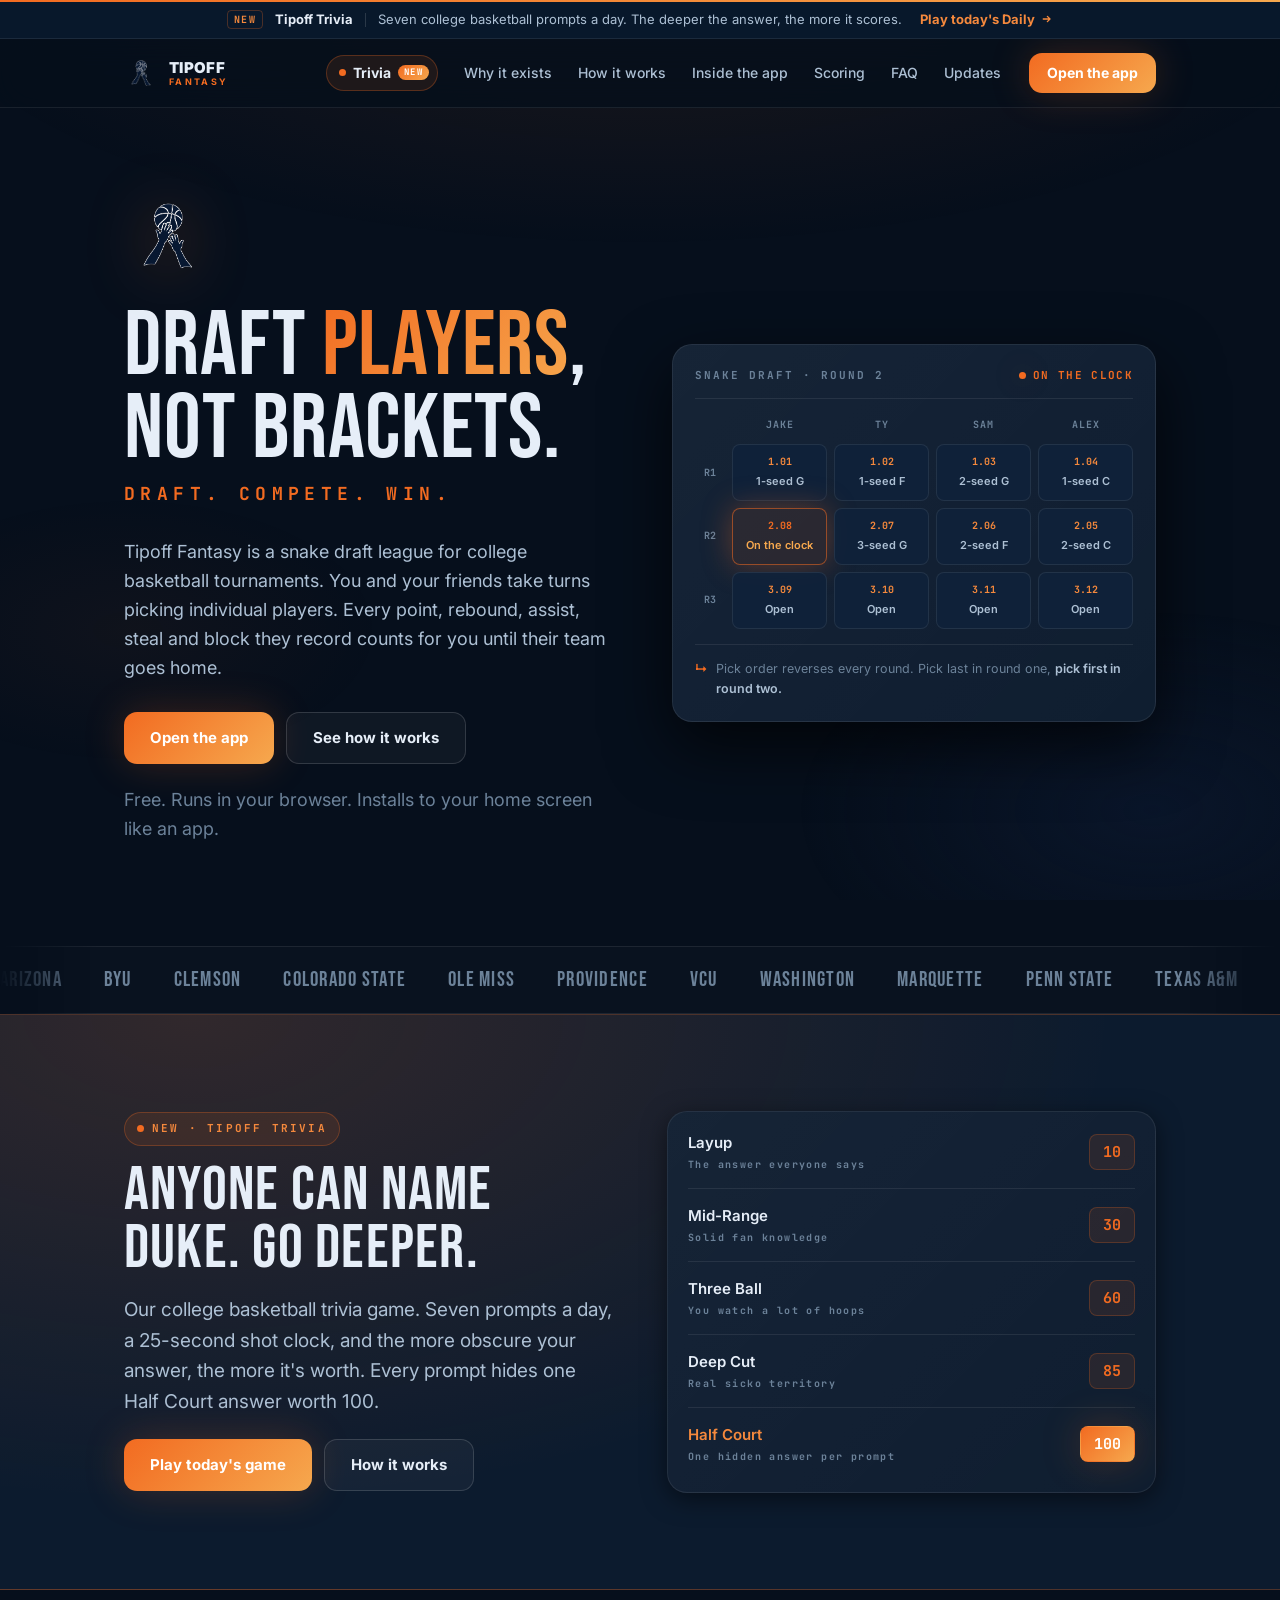
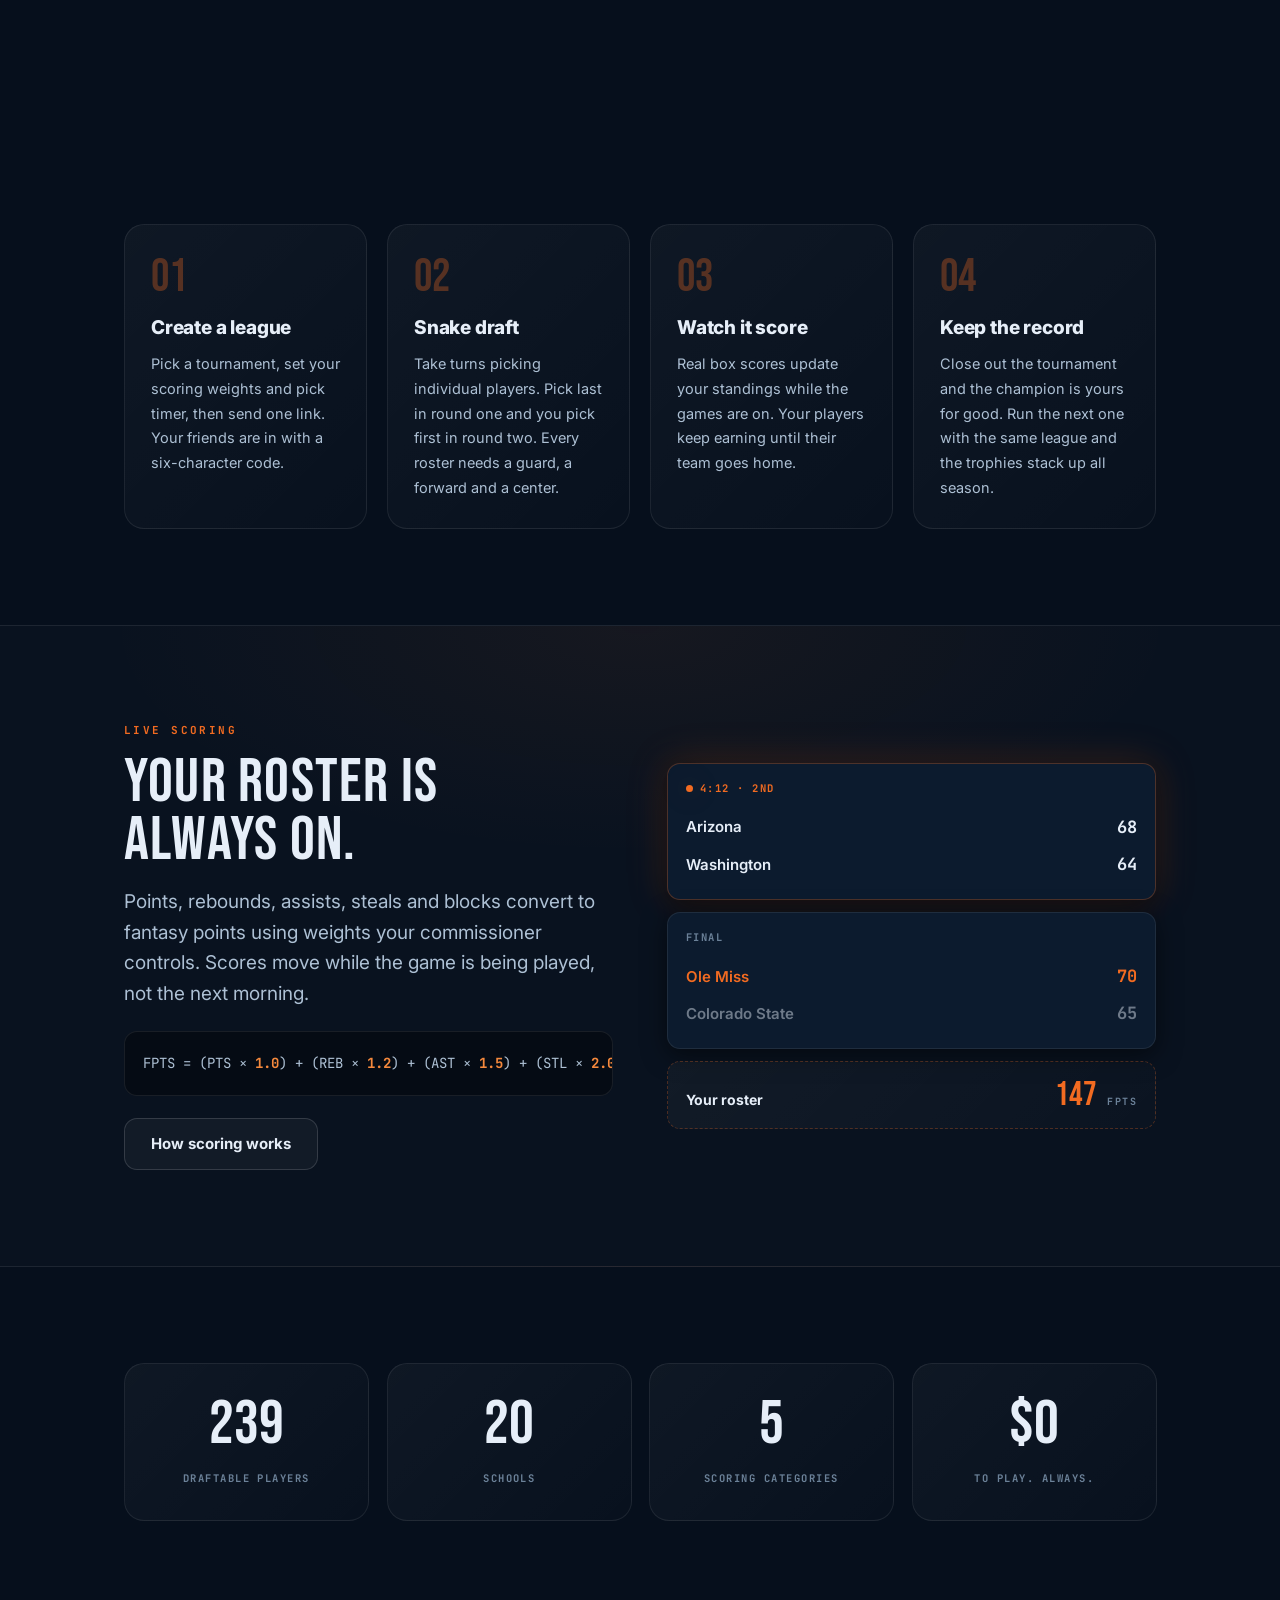
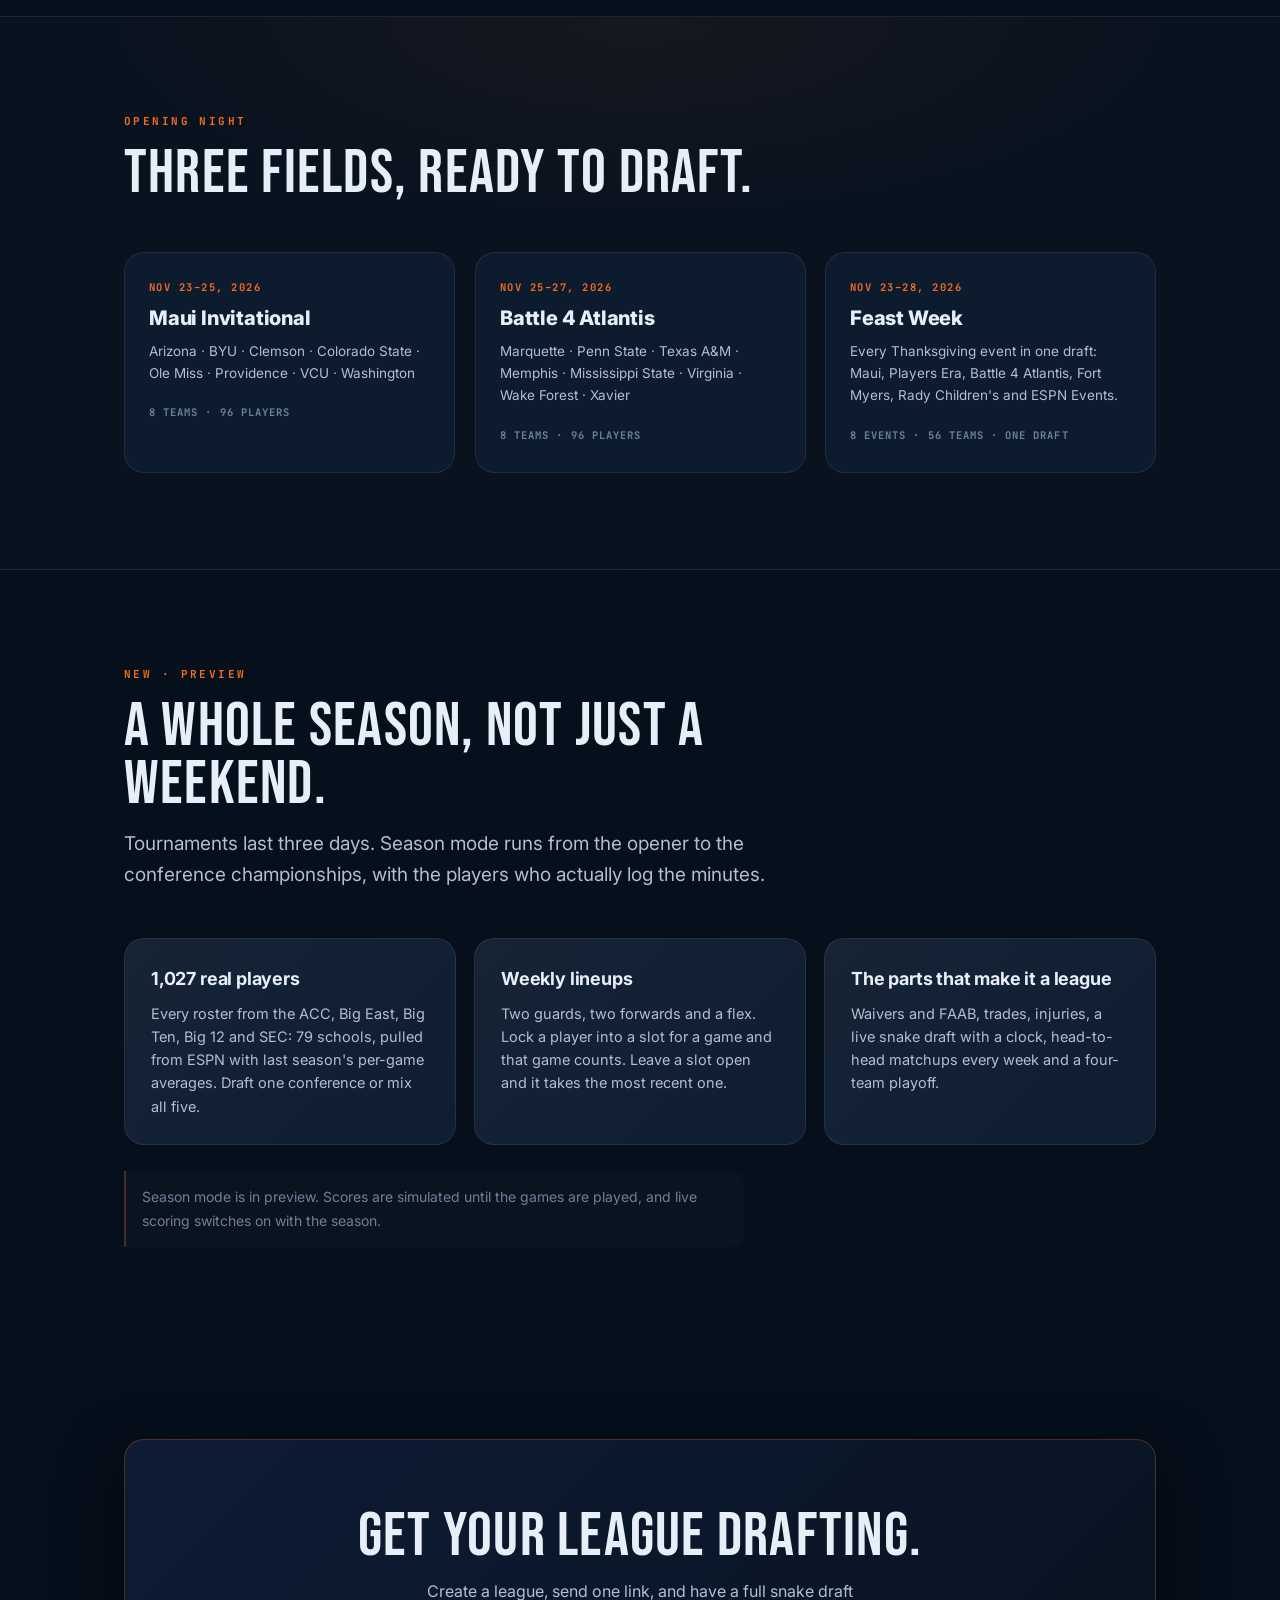
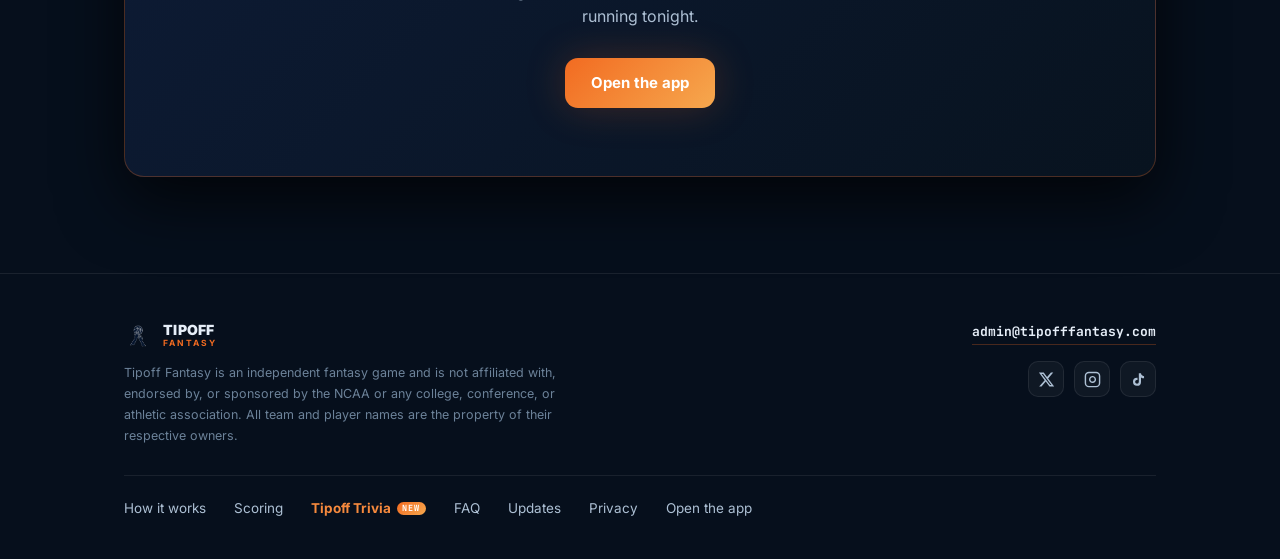
<file: index.html>
<!DOCTYPE html>
<html lang="en">

<head>
  <meta charset="UTF-8" />
  <script>
    /* Clear the old app service worker + caches left over from when the app
       was served at tipofffantasy.com. Without this, that worker keeps
       serving the cached app shell instead of this site. */
    (function () {
      if (!('serviceWorker' in navigator)) return;
      navigator.serviceWorker.getRegistrations()
        .then(function (regs) { regs.forEach(function (r) { r.unregister(); }); })
        .catch(function () {});
      if (window.caches && caches.keys) {
        caches.keys()
          .then(function (keys) { keys.forEach(function (k) { caches.delete(k); }); })
          .catch(function () {});
      }
    })();
  </script>
  <script>
    /* Mark the document as JS-capable BEFORE first paint. The reveal
       styles only hide content under html.js, so if this script or the
       observer below ever fails the page renders fully visible instead
       of blank. Fail open, never closed. */
    document.documentElement.className += ' js';
  </script>
  <meta name="viewport" content="width=device-width, initial-scale=1.0, viewport-fit=cover" />
  <title>Tipoff Fantasy | Snake-draft fantasy for college basketball tournaments</title>
  <meta name="description" content="Tipoff Fantasy is a snake draft fantasy game for college basketball tournaments. Draft individual players, not brackets. Score every game until your roster is eliminated." />
  <meta name="theme-color" content="#060f1c" />
  <link rel="canonical" href="https://tipofffantasy.com/" />

  <!-- Favicons MUST be served from this same host or Google shows a globe -->
  <link rel="icon" href="/favicon.ico" sizes="any" />
  <link rel="icon" type="image/png" sizes="16x16" href="/favicon-16.png" />
  <link rel="icon" type="image/png" sizes="32x32" href="/favicon-32.png" />
  <link rel="icon" type="image/png" sizes="48x48" href="/favicon-48.png" />
  <link rel="apple-touch-icon" href="/apple-touch-icon.png" />

  <meta property="og:title" content="Tipoff Fantasy | Snake-draft fantasy for college basketball tournaments" />
  <meta property="og:description" content="Tipoff Fantasy is a snake draft fantasy game for college basketball tournaments. Draft individual players, not brackets. Score every game until your roster is eliminated." />
  <meta property="og:type" content="website" />
  <meta property="og:url" content="https://tipofffantasy.com/" />
  <meta property="og:image" content="https://tipofffantasy.com/logo-icon.png" />
  <meta property="og:image:alt" content="Tipoff Fantasy logo" />
  <meta property="og:site_name" content="Tipoff Fantasy" />

  <meta name="twitter:card" content="summary_large_image" />
  <meta name="twitter:title" content="Tipoff Fantasy | Snake-draft fantasy for college basketball tournaments" />
  <meta name="twitter:description" content="Tipoff Fantasy is a snake draft fantasy game for college basketball tournaments. Draft individual players, not brackets. Score every game until your roster is eliminated." />
  <meta name="twitter:image" content="https://tipofffantasy.com/logo-icon.png" />

  <link rel="preconnect" href="https://fonts.googleapis.com" />
  <link rel="preconnect" href="https://fonts.gstatic.com" crossorigin />
  <link href="https://fonts.googleapis.com/css2?family=Inter:wght@400;500;600;700;800;900&family=Bebas+Neue&family=JetBrains+Mono:wght@500;700&display=swap" rel="stylesheet" />
  <link rel="stylesheet" href="styles.css" />
  <!-- PostHog analytics (same project as app.tipofffantasy.com) -->
  <script>
    (function (d, ph) {
      if (ph.__SV) return;
      window.posthog = ph;
      ph._i = [];
      ph.init = function (token, config, name) {
        var target = name !== undefined ? (ph[name] = []) : ph;
        target.people = target.people || [];
        ['capture', 'identify', 'register', 'register_once', 'unregister', 'reset', 'set_config', 'opt_in_capturing', 'opt_out_capturing'].forEach(function (m) {
          target[m] = function () { target.push([m].concat(Array.prototype.slice.call(arguments, 0))); };
        });
        var s = d.createElement('script');
        s.type = 'text/javascript';
        s.async = true;
        s.src = config.api_host.replace('.i.posthog.com', '-assets.i.posthog.com') + '/static/array.js';
        d.head.appendChild(s);
        ph._i.push([token, config, name]);
      };
      ph.__SV = 1;
    })(document, window.posthog || []);
    posthog.init('phc_uhwDxyvSkFTiKU4M6USyGoadFtuqXMWSo6fP93nyQhzU', {
      api_host: 'https://us.i.posthog.com',
      defaults: '2026-01-30',
      person_profiles: 'identified_only'
    });
  </script>
</head>

<body>

  <a class="skip" href="#main">Skip to content</a>

  <a class="trv-bar" href="https://trivia.tipofffantasy.com/" aria-label="Tipoff Trivia: play today's Daily">
    <span class="trv-bar-inner">
      <span class="trv-bar-tag">New</span>
      <span class="trv-bar-name">Tipoff Trivia</span>
      <span class="trv-bar-sep" aria-hidden="true"></span>
      <span class="trv-bar-long">Seven college basketball prompts a day. The deeper the answer, the more it scores.</span>
      <span class="trv-bar-cta">Play today's Daily<svg viewBox="0 0 16 16" width="12" height="12" aria-hidden="true"><path d="M3 8h9M8.5 4.5 12 8l-3.5 3.5" fill="none" stroke="currentColor" stroke-width="1.8" stroke-linecap="round" stroke-linejoin="round"/></svg></span>
    </span>
  </a>

  <nav class="nav">
    <div class="wrap nav-inner">
      <a class="nav-brand" href="index.html" aria-label="Tipoff Fantasy home">
        <img src="logo-icon.png" alt="" width="34" height="34" />
        <span class="nav-brand-text"><strong>TIPOFF</strong><small>FANTASY</small></span>
      </a>
      <div class="nav-links">
        <a href="trivia.html" class="nav-trivia"><span class="nav-trivia-dot" aria-hidden="true"></span>Trivia<span class="nav-trivia-new">New</span></a>
        <a href="why.html">Why it exists</a>
        <a href="how.html">How it works</a>
        <a href="inside.html">Inside the app</a>
        <a href="scoring.html">Scoring</a>
        <a href="faq.html">FAQ</a>
        <a href="updates.html">Updates</a>
      </div>
      <button class="nav-toggle" id="navToggle" aria-label="Open menu"
        aria-expanded="false" aria-controls="mobileMenu">
        <span></span><span></span><span></span>
      </button>
      <a class="btn btn-primary btn-sm" href="https://app.tipofffantasy.com/">Open the app</a>
    </div>
  </nav>

  <!-- Mobile menu. Below 700px the nav links are hidden and this panel
       is the only way to reach the rest of the site. -->
  <div class="mobile-menu" id="mobileMenu" hidden>
    <div class="mm-inner">
      <a href="index.html">Home</a>
      <a href="trivia.html" class="mm-trivia">Tipoff Trivia<span class="nav-trivia-new">New</span></a>
      <a href="why.html">Why it exists</a>
      <a href="how.html">How it works</a>
      <a href="inside.html">Inside the app</a>
      <a href="scoring.html">Scoring</a>
      <a href="faq.html">FAQ</a>
      <a href="updates.html">Updates</a>
      <a href="privacy.html">Privacy</a>
      <a class="btn btn-primary mm-cta" href="https://app.tipofffantasy.com/">Open the app</a>
    </div>
  </div>

  <header class="hero" id="top">
    <div class="wrap hero-grid">
      <div>
        <img class="hero-logo" src="logo-icon.png" alt="Tipoff Fantasy" width="88"
          height="88" />
        <h1>Draft <em>players</em>,<br />not brackets.</h1>
        <p class="hero-tag">Draft. Compete. Win.</p>
        <p>
          Tipoff Fantasy is a snake draft league for college basketball tournaments.
          You and your friends take turns picking individual players. Every point,
          rebound, assist, steal and block they record counts for you until their team goes home.
        </p>
        <div class="hero-actions">
          <a class="btn btn-primary" href="https://app.tipofffantasy.com/">Open the app</a>
          <a class="btn btn-ghost" href="how.html">See how it works</a>
        </div>
        <p class="hero-note">Free. Runs in your browser. Installs to your home screen like an app.</p>
      </div>

      <!-- SIGNATURE ELEMENT: the snake board -->
      <div class="board" role="img"
        aria-label="Illustration of a four-manager snake draft board showing pick order reversing in round two">
        <div class="board-head">
          <span class="board-title">Snake draft · Round 2</span>
          <span class="board-clock"><i class="dot" aria-hidden="true"></i>On the clock</span>
        </div>

        <div class="board-cols" aria-hidden="true">
          <div></div>
          <div class="board-col">Jake</div>
          <div class="board-col">Ty</div>
          <div class="board-col">Sam</div>
          <div class="board-col">Alex</div>
        </div>

        <div class="board-row" aria-hidden="true">
          <div class="board-rd">R1</div>
          <div class="pick" style="animation-delay:.10s"><span class="n">1.01</span><span class="nm">1-seed G</span>
          </div>
          <div class="pick" style="animation-delay:.22s"><span class="n">1.02</span><span class="nm">1-seed F</span>
          </div>
          <div class="pick" style="animation-delay:.34s"><span class="n">1.03</span><span class="nm">2-seed G</span>
          </div>
          <div class="pick" style="animation-delay:.46s"><span class="n">1.04</span><span class="nm">1-seed C</span>
          </div>
        </div>

        <div class="board-row" aria-hidden="true">
          <div class="board-rd">R2</div>
          <div class="pick live" style="animation-delay:1.06s"><span class="n">2.08</span><span class="nm">On the
              clock</span></div>
          <div class="pick" style="animation-delay:.94s"><span class="n">2.07</span><span class="nm">3-seed G</span>
          </div>
          <div class="pick" style="animation-delay:.82s"><span class="n">2.06</span><span class="nm">2-seed F</span>
          </div>
          <div class="pick" style="animation-delay:.70s"><span class="n">2.05</span><span class="nm">2-seed C</span>
          </div>
        </div>

        <div class="board-row" aria-hidden="true">
          <div class="board-rd">R3</div>
          <div class="pick" style="animation-delay:1.30s"><span class="n">3.09</span><span class="nm">Open</span></div>
          <div class="pick" style="animation-delay:1.42s"><span class="n">3.10</span><span class="nm">Open</span></div>
          <div class="pick" style="animation-delay:1.54s"><span class="n">3.11</span><span class="nm">Open</span></div>
          <div class="pick" style="animation-delay:1.66s"><span class="n">3.12</span><span class="nm">Open</span></div>
        </div>

        <div class="board-foot">
          <span class="snake-arrow" aria-hidden="true">↳</span>
          <span>Pick order reverses every round. Pick last in round one, <b>pick first in round two.</b></span>
        </div>
      </div>
    </div>
  </header>

  <!-- Team ticker: every school currently in the player pool. Real
       data, so it stays honest as the field changes. -->
  <div class="ticker" aria-hidden="true">
    <div class="ticker-track">
      <span>Arizona</span><span>BYU</span><span>Clemson</span><span>Colorado State</span><span>Ole Miss</span><span>Providence</span><span>VCU</span><span>Washington</span><span>Marquette</span><span>Penn State</span><span>Texas A&amp;M</span><span>Memphis</span><span>Mississippi State</span><span>Virginia</span><span>Wake Forest</span><span>Xavier</span><span>Akron</span><span>Wright State</span><span>App State</span><span>Belmont</span>
      <span>Arizona</span><span>BYU</span><span>Clemson</span><span>Colorado State</span><span>Ole Miss</span><span>Providence</span><span>VCU</span><span>Washington</span><span>Marquette</span><span>Penn State</span><span>Texas A&amp;M</span><span>Memphis</span><span>Mississippi State</span><span>Virginia</span><span>Wake Forest</span><span>Xavier</span><span>Akron</span><span>Wright State</span><span>App State</span><span>Belmont</span>
    </div>
  </div>

  <main id="main">

    <!-- ══ TIPOFF TRIVIA ════════════════════════════════════
         Sister game at trivia.tipofffantasy.com. A daily reason to
         visit between drafts; full pitch lives on trivia.html.
    ══════════════════════════════════════════════════════════ -->
    <section class="section section--tint trv-teaser" id="trivia">
      <div class="wrap split">
        <div class="reveal">
          <span class="trv-badge"><span class="nav-trivia-dot" aria-hidden="true"></span>New · Tipoff Trivia</span>
          <h2 class="display">Anyone can name Duke. Go deeper.</h2>
          <p class="lede">Our college basketball trivia game. Seven prompts a day, a 25-second shot clock,
            and the more obscure your answer, the more it's worth. Every prompt hides one Half Court answer worth 100.</p>
          <div class="hero-actions">
            <a class="btn btn-primary" href="https://trivia.tipofffantasy.com/">Play today's game</a>
            <a class="btn btn-ghost" href="trivia.html">How it works</a>
          </div>
        </div>
        <div class="score-table reveal" data-reveal-delay="120" aria-label="Tipoff Trivia scoring zones">
          <div class="score-row"><span class="score-name">Layup<small>The answer everyone says</small></span><span class="score-weight">10</span></div>
          <div class="score-row"><span class="score-name">Mid-Range<small>Solid fan knowledge</small></span><span class="score-weight">30</span></div>
          <div class="score-row"><span class="score-name">Three Ball<small>You watch a lot of hoops</small></span><span class="score-weight">60</span></div>
          <div class="score-row"><span class="score-name">Deep Cut<small>Real sicko territory</small></span><span class="score-weight">85</span></div>
          <div class="score-row trv-half"><span class="score-name">Half Court<small>One hidden answer per prompt</small></span><span class="score-weight">100</span></div>
        </div>
      </div>
    </section>

    <!-- ══ THREE STEPS ══════════════════════════════════════ -->
    <section class="section">
      <div class="wrap">
        <div class="section-head reveal">
          <span class="eyebrow">How it works</span>
          <h2 class="display">Four steps. One season.</h2>
        </div>

        <div class="hiw-steps">
          <article class="hiw-step reveal" data-reveal-delay="0">
            <span class="hiw-num">01</span>
            <h3>Create a league</h3>
            <p>Pick a tournament, set your scoring weights and pick timer, then send one link. Your friends are in with a six-character code.</p>
          </article>
          <article class="hiw-step reveal" data-reveal-delay="100">
            <span class="hiw-num">02</span>
            <h3>Snake draft</h3>
            <p>Take turns picking individual players. Pick last in round one and you pick first in round two. Every roster needs a guard, a forward and a center.</p>
          </article>
          <article class="hiw-step reveal" data-reveal-delay="200">
            <span class="hiw-num">03</span>
            <h3>Watch it score</h3>
            <p>Real box scores update your standings while the games are on. Your players keep earning until their team goes home.</p>
          </article>
          <article class="hiw-step reveal" data-reveal-delay="300">
            <span class="hiw-num">04</span>
            <h3>Keep the record</h3>
            <p>Close out the tournament and the champion is yours for good. Run the next one with the same league and the trophies stack up all season.</p>
          </article>
        </div>
      </div>
    </section>

    <!-- ══ SCOREBOARD MOMENT ════════════════════════════════ -->
    <section class="section section--tint">
      <div class="wrap">
        <div class="split">
          <div class="reveal">
            <span class="eyebrow">Live scoring</span>
            <h2 class="display">Your roster is<br />always on.</h2>
            <p class="lede">
              Points, rebounds, assists, steals and blocks convert to fantasy points using
              weights your commissioner controls. Scores move while the game is being played,
              not the next morning.
            </p>
            <div class="formula formula--lg">
              FPTS = (PTS × <b>1.0</b>) + (REB × <b>1.2</b>) + (AST × <b>1.5</b>) + (STL × <b>2.0</b>) + (BLK × <b>2.0</b>)
            </div>
            <a class="btn btn-ghost" href="scoring.html">How scoring works</a>
          </div>

          <!-- Mock live scoreboard, matching the real app's strip -->
          <div class="scoreboard reveal" data-reveal-delay="120" role="img"
            aria-label="Illustration of a live scoreboard showing an in-progress game and a final">
            <div class="sb-card sb-card--live">
              <div class="sb-status"><i class="dot" aria-hidden="true"></i>4:12 · 2nd</div>
              <div class="sb-team"><span>Arizona</span><b>68</b></div>
              <div class="sb-team"><span>Washington</span><b>64</b></div>
            </div>
            <div class="sb-card">
              <div class="sb-status">Final</div>
              <div class="sb-team sb-team--won"><span>Ole Miss</span><b>70</b></div>
              <div class="sb-team sb-team--lost"><span>Colorado State</span><b>65</b></div>
            </div>
            <div class="sb-line reveal" data-reveal-delay="240">
              <span class="sb-line-name">Your roster</span>
              <span class="sb-line-pts" data-count-to="147">0</span>
              <span class="sb-line-lbl">FPTS</span>
            </div>
          </div>
        </div>
      </div>
    </section>

    <!-- ══ BY THE NUMBERS ═══════════════════════════════════ -->
    <section class="section">
      <div class="wrap">
        <div class="stats">
          <div class="stat reveal" data-reveal-delay="0">
            <span class="stat-num" data-count-to="239">0</span>
            <span class="stat-lbl">Draftable players</span>
          </div>
          <div class="stat reveal" data-reveal-delay="80">
            <span class="stat-num" data-count-to="20">0</span>
            <span class="stat-lbl">Schools</span>
          </div>
          <div class="stat reveal" data-reveal-delay="160">
            <span class="stat-num" data-count-to="5">0</span>
            <span class="stat-lbl">Scoring categories</span>
          </div>
          <div class="stat reveal" data-reveal-delay="240">
            <span class="stat-num">$0</span>
            <span class="stat-lbl">To play. Always.</span>
          </div>
        </div>
      </div>
    </section>

    <!-- ══ TOURNAMENTS ══════════════════════════════════════ -->
    <section class="section section--tint">
      <div class="wrap">
        <div class="section-head reveal">
          <span class="eyebrow">Opening night</span>
          <h2 class="display">Three fields, ready to draft.</h2>
        </div>

        <div class="tourneys">
          <article class="tourney reveal" data-reveal-delay="0">
            <span class="tourney-date">Nov 23–25, 2026</span>
            <h3>Maui Invitational</h3>
            <p>Arizona · BYU · Clemson · Colorado State · Ole Miss · Providence · VCU · Washington</p>
            <span class="tourney-meta">8 teams · 96 players</span>
          </article>
          <article class="tourney reveal" data-reveal-delay="110">
            <span class="tourney-date">Nov 25–27, 2026</span>
            <h3>Battle 4 Atlantis</h3>
            <p>Marquette · Penn State · Texas A&amp;M · Memphis · Mississippi State · Virginia · Wake Forest · Xavier</p>
            <span class="tourney-meta">8 teams · 96 players</span>
          </article>
          <article class="tourney reveal" data-reveal-delay="220">
            <span class="tourney-date">Nov 23–28, 2026</span>
            <h3>Feast Week</h3>
            <p>Every Thanksgiving event in one draft: Maui, Players Era, Battle 4 Atlantis, Fort Myers, Rady Children's and ESPN Events.</p>
            <span class="tourney-meta">8 events · 56 teams · one draft</span>
          </article>
        </div>
      </div>
    </section>

    <!-- ══ SEASON MODE ══════════════════════════════════════
         Deliberately framed as a preview. Scores are simulated until
         real games are played, and the copy says so. Claiming a full
         live season before one exists is the fastest way to lose the
         benefit of the doubt with the first eight people who try it.
    ══════════════════════════════════════════════════════════ -->
    <section class="section">
      <div class="wrap">
        <div class="section-head reveal">
          <span class="eyebrow">New · Preview</span>
          <h2 class="display">A whole season, not just a weekend.</h2>
          <p class="lede">Tournaments last three days. Season mode runs from the opener to the
            conference championships, with the players who actually log the minutes.</p>
        </div>

        <div class="features">
          <article class="feat reveal" data-reveal-delay="0">
            <h3>1,027 real players</h3>
            <p>Every roster from the ACC, Big East, Big Ten, Big 12 and SEC: 79 schools,
              pulled from ESPN with last season's per-game averages. Draft one conference
              or mix all five.</p>
          </article>
          <article class="feat reveal" data-reveal-delay="110">
            <h3>Weekly lineups</h3>
            <p>Two guards, two forwards and a flex. Lock a player into a slot for a game
              and that game counts. Leave a slot open and it takes the most recent one.</p>
          </article>
          <article class="feat reveal" data-reveal-delay="220">
            <h3>The parts that make it a league</h3>
            <p>Waivers and FAAB, trades, injuries, a live snake draft with a clock, head-to-head
              matchups every week and a four-team playoff.</p>
          </article>
        </div>

        <p class="note reveal" style="margin-top:26px;">
          Season mode is in preview. Scores are simulated until the games are played, and
          live scoring switches on with the season.
        </p>
      </div>
    </section>

    <!-- ══ CTA ══════════════════════════════════════════════ -->
    <section class="section">
      <div class="wrap">
        <div class="cta reveal">
          <h2 class="display">Get your league drafting.</h2>
          <p>Create a league, send one link, and have a full snake draft running tonight.</p>
          <a class="btn btn-primary" href="https://app.tipofffantasy.com/">Open the app</a>
        </div>
      </div>
    </section>
  </main>

  <footer>
    <div class="wrap foot-inner">
      <div>
        <div class="foot-brand">
          <img src="logo-icon.png" alt="" width="28" height="28" />
          <span class="foot-brand-text"><strong>TIPOFF</strong><small>FANTASY</small></span>
        </div>
        <p class="foot-legal" style="margin-top:12px;">
          Tipoff Fantasy is an independent fantasy game and is not affiliated with, endorsed by, or
          sponsored by the NCAA or any college, conference, or athletic association. All team and
          player names are the property of their respective owners.
        </p>
      </div>
      <div class="foot-right">
        <div class="foot-links">
          <a href="how.html">How it works</a>
          <a href="scoring.html">Scoring</a>
          <a href="trivia.html" class="foot-trivia">Tipoff Trivia<span class="nav-trivia-new">New</span></a>
          <a href="faq.html">FAQ</a>
          <a href="updates.html">Updates</a>
          <a href="privacy.html">Privacy</a>
          <a href="https://app.tipofffantasy.com/">Open the app</a>
        </div>
        <a class="foot-email" href="mailto:admin@tipofffantasy.com">admin@tipofffantasy.com</a>
        <div class="foot-socials">
          <a class="foot-social" href="https://x.com/tipofffantasy" target="_blank" rel="noopener noreferrer" aria-label="Tipoff Fantasy on X">
            <svg viewBox="0 0 24 24" fill="currentColor" aria-hidden="true"><path d="M18.244 2.25h3.308l-7.227 8.26 8.502 11.24H16.17l-5.214-6.817L4.99 21.75H1.68l7.73-8.835L1.254 2.25H8.08l4.713 6.231zm-1.161 17.52h1.833L7.084 4.126H5.117z"/></svg>
          </a>
          <a class="foot-social" href="https://www.instagram.com/playtipoff/" target="_blank" rel="noopener noreferrer" aria-label="Tipoff Fantasy on Instagram">
            <svg viewBox="0 0 24 24" fill="none" stroke="currentColor" stroke-width="2" aria-hidden="true"><rect x="2" y="2" width="20" height="20" rx="5" ry="5"/><path d="M16 11.37A4 4 0 1 1 12.63 8 4 4 0 0 1 16 11.37z"/><line x1="17.5" y1="6.5" x2="17.51" y2="6.5"/></svg>
          </a>
          <a class="foot-social" href="https://www.tiktok.com/@tipofffantasy" target="_blank" rel="noopener noreferrer" aria-label="Tipoff Fantasy on TikTok">
            <svg viewBox="0 0 24 24" fill="currentColor" aria-hidden="true"><path d="M16.6 5.82A4.28 4.28 0 0 1 15.54 3h-3.09v12.4a2.59 2.59 0 0 1-2.59 2.5 2.59 2.59 0 1 1 .77-5.06V9.68a5.67 5.67 0 0 0-.77-.05A5.66 5.66 0 1 0 15.54 15.4V9.01a7.35 7.35 0 0 0 4.3 1.38V7.3a4.28 4.28 0 0 1-3.24-1.48z"/></svg>
          </a>
        </div>
      </div>
    </div>
  </footer>

<script src="site.js" defer></script>

</body>

</html>
</file>
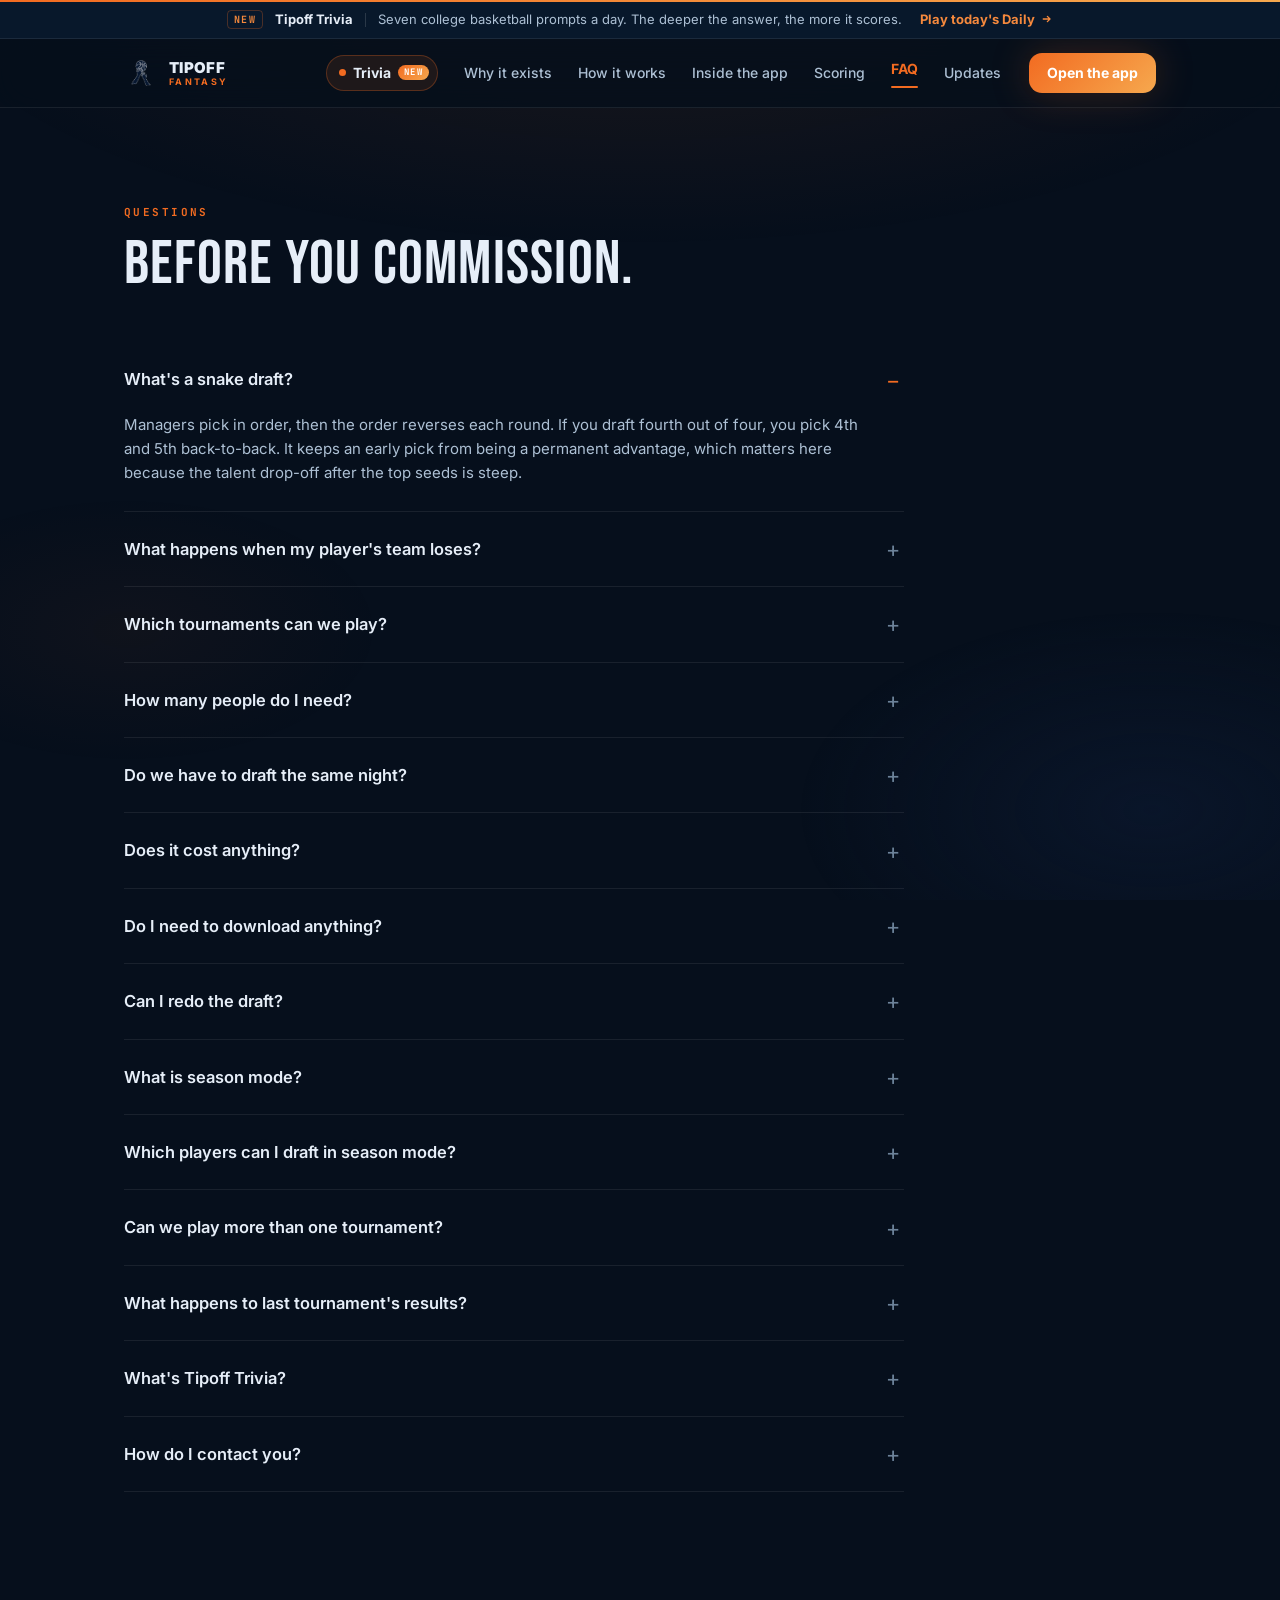
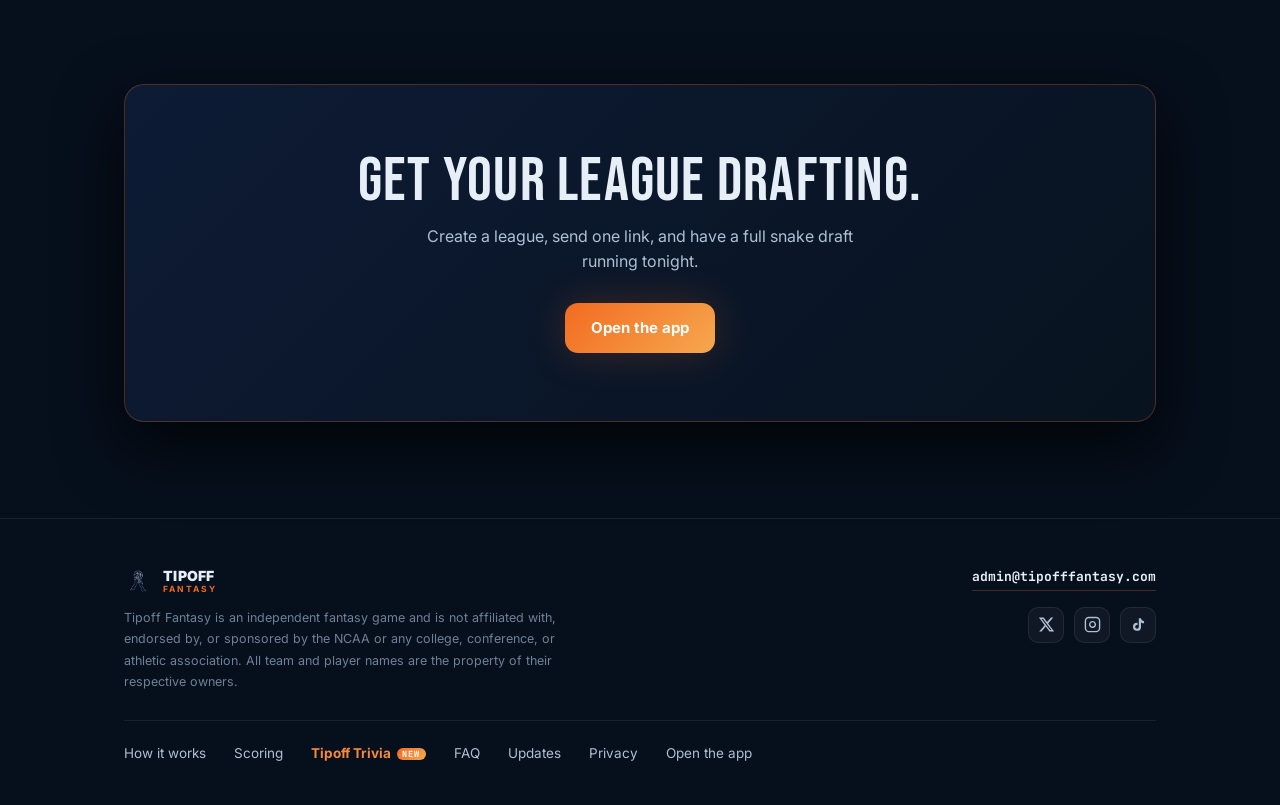
<file: faq.html>
<!DOCTYPE html>
<html lang="en">

<head>
  <meta charset="UTF-8" />
  <script>
    /* Clear the old app service worker + caches left over from when the app
       was served at tipofffantasy.com. */
    (function () {
      if (!('serviceWorker' in navigator)) return;
      navigator.serviceWorker.getRegistrations()
        .then(function (regs) { regs.forEach(function (r) { r.unregister(); }); })
        .catch(function () {});
      if (window.caches && caches.keys) {
        caches.keys()
          .then(function (keys) { keys.forEach(function (k) { caches.delete(k); }); })
          .catch(function () {});
      }
    })();
  </script>
  <script>
    /* Mark the document JS-capable before first paint. Reveal styles are
       scoped to html.js, so a JS failure renders the page fully visible
       rather than blank. Fail open, never closed. */
    document.documentElement.className += ' js';
  </script>
  <meta name="viewport" content="width=device-width, initial-scale=1.0, viewport-fit=cover" />
  <title>Tipoff Fantasy FAQ | Before you commission</title>
  <meta name="description" content="What a snake draft is, what happens when your player is eliminated, which tournaments you can play, and what it costs." />
  <meta name="theme-color" content="#060f1c" />
  <link rel="canonical" href="https://tipofffantasy.com/faq.html" />

  <!-- Favicons MUST be served from this same host or Google shows a globe -->
  <link rel="icon" href="/favicon.ico" sizes="any" />
  <link rel="icon" type="image/png" sizes="16x16" href="/favicon-16.png" />
  <link rel="icon" type="image/png" sizes="32x32" href="/favicon-32.png" />
  <link rel="icon" type="image/png" sizes="48x48" href="/favicon-48.png" />
  <link rel="apple-touch-icon" href="/apple-touch-icon.png" />

  <meta property="og:title" content="Tipoff Fantasy FAQ | Before you commission" />
  <meta property="og:description" content="What a snake draft is, what happens when your player is eliminated, which tournaments you can play, and what it costs." />
  <meta property="og:type" content="website" />
  <meta property="og:url" content="https://tipofffantasy.com/faq.html" />
  <meta property="og:image" content="https://tipofffantasy.com/logo-icon.png" />
  <meta property="og:image:alt" content="Tipoff Fantasy logo" />
  <meta property="og:site_name" content="Tipoff Fantasy" />

  <meta name="twitter:card" content="summary_large_image" />
  <meta name="twitter:title" content="Tipoff Fantasy FAQ | Before you commission" />
  <meta name="twitter:description" content="What a snake draft is, what happens when your player is eliminated, which tournaments you can play, and what it costs." />
  <meta name="twitter:image" content="https://tipofffantasy.com/logo-icon.png" />

  <link rel="preconnect" href="https://fonts.googleapis.com" />
  <link rel="preconnect" href="https://fonts.gstatic.com" crossorigin />
  <link href="https://fonts.googleapis.com/css2?family=Inter:wght@400;500;600;700;800;900&family=Bebas+Neue&family=JetBrains+Mono:wght@500;700&display=swap" rel="stylesheet" />
  <link rel="stylesheet" href="styles.css" />
  <!-- PostHog analytics (same project as app.tipofffantasy.com) -->
  <script>
    (function (d, ph) {
      if (ph.__SV) return;
      window.posthog = ph;
      ph._i = [];
      ph.init = function (token, config, name) {
        var target = name !== undefined ? (ph[name] = []) : ph;
        target.people = target.people || [];
        ['capture', 'identify', 'register', 'register_once', 'unregister', 'reset', 'set_config', 'opt_in_capturing', 'opt_out_capturing'].forEach(function (m) {
          target[m] = function () { target.push([m].concat(Array.prototype.slice.call(arguments, 0))); };
        });
        var s = d.createElement('script');
        s.type = 'text/javascript';
        s.async = true;
        s.src = config.api_host.replace('.i.posthog.com', '-assets.i.posthog.com') + '/static/array.js';
        d.head.appendChild(s);
        ph._i.push([token, config, name]);
      };
      ph.__SV = 1;
    })(document, window.posthog || []);
    posthog.init('phc_uhwDxyvSkFTiKU4M6USyGoadFtuqXMWSo6fP93nyQhzU', {
      api_host: 'https://us.i.posthog.com',
      defaults: '2026-01-30',
      person_profiles: 'identified_only'
    });
  </script>
</head>

<body>

  <a class="skip" href="#main">Skip to content</a>

  <a class="trv-bar" href="https://trivia.tipofffantasy.com/" aria-label="Tipoff Trivia: play today's Daily">
    <span class="trv-bar-inner">
      <span class="trv-bar-tag">New</span>
      <span class="trv-bar-name">Tipoff Trivia</span>
      <span class="trv-bar-sep" aria-hidden="true"></span>
      <span class="trv-bar-long">Seven college basketball prompts a day. The deeper the answer, the more it scores.</span>
      <span class="trv-bar-cta">Play today's Daily<svg viewBox="0 0 16 16" width="12" height="12" aria-hidden="true"><path d="M3 8h9M8.5 4.5 12 8l-3.5 3.5" fill="none" stroke="currentColor" stroke-width="1.8" stroke-linecap="round" stroke-linejoin="round"/></svg></span>
    </span>
  </a>

  <nav class="nav">
    <div class="wrap nav-inner">
      <a class="nav-brand" href="index.html" aria-label="Tipoff Fantasy home">
        <img src="logo-icon.png" alt="" width="34" height="34" />
        <span class="nav-brand-text"><strong>TIPOFF</strong><small>FANTASY</small></span>
      </a>
      <div class="nav-links">
        <a href="trivia.html" class="nav-trivia"><span class="nav-trivia-dot" aria-hidden="true"></span>Trivia<span class="nav-trivia-new">New</span></a>
        <a href="why.html">Why it exists</a>
        <a href="how.html">How it works</a>
        <a href="inside.html">Inside the app</a>
        <a href="scoring.html">Scoring</a>
        <a href="faq.html" class="active">FAQ</a>
        <a href="updates.html">Updates</a>
      </div>
      <button class="nav-toggle" id="navToggle" aria-label="Open menu"
        aria-expanded="false" aria-controls="mobileMenu">
        <span></span><span></span><span></span>
      </button>
      <a class="btn btn-primary btn-sm" href="https://app.tipofffantasy.com/">Open the app</a>
    </div>
  </nav>

  <!-- Mobile menu. Below 700px the nav links are hidden and this panel
       is the only way to reach the rest of the site. -->
  <div class="mobile-menu" id="mobileMenu" hidden>
    <div class="mm-inner">
      <a href="index.html">Home</a>
      <a href="trivia.html" class="mm-trivia">Tipoff Trivia<span class="nav-trivia-new">New</span></a>
      <a href="why.html">Why it exists</a>
      <a href="how.html">How it works</a>
      <a href="inside.html">Inside the app</a>
      <a href="scoring.html">Scoring</a>
      <a href="faq.html">FAQ</a>
      <a href="updates.html">Updates</a>
      <a href="privacy.html">Privacy</a>
      <a class="btn btn-primary mm-cta" href="https://app.tipofffantasy.com/">Open the app</a>
    </div>
  </div>

  <main id="main">
    <section class="section" id="faq">
      <div class="wrap">
        <div class="section-head reveal">
          <span class="eyebrow">Questions</span>
          <h2 class="display">Before you commission.</h2>
        </div>

        <div class="faq">
          <details open>
            <summary>What's a snake draft?</summary>
            <p>Managers pick in order, then the order reverses each round. If you draft fourth out of
              four, you pick 4th and 5th back-to-back. It keeps an early pick from being a permanent
              advantage, which matters here because the talent drop-off after the top seeds is steep.</p>
          </details>

          <details>
            <summary>What happens when my player's team loses?</summary>
            <p>They stop scoring. Whatever they banked stays on your total, but they produce nothing
              further. This is the whole game: the standings page shows your points remaining, so you
              can see exactly how much upside you have left compared to everyone else.</p>
          </details>

          <details>
            <summary>Which tournaments can we play?</summary>
            <p>In-season events like the Maui Invitational, Battle 4 Atlantis and Players Era, plus Feast Week,
              one draft across every Thanksgiving event, and the full 64-team postseason bracket. The commissioner picks one when the league is set up,
              and the player pool and bracket load to match that field.</p>
          </details>

          <details>
            <summary>How many people do I need?</summary>
            <p>It works with as few as two and comfortably handles a normal group of eight to twelve.
              More managers means thinner rosters and a much harder draft, which is usually the fun
              version.</p>
          </details>

          <details>
            <summary>Do we have to draft the same night?</summary>
            <p>You draft together in one sitting, but you can schedule it ahead of time. Set a date
              and everyone gets a countdown. The commissioner can pause and resume, autopick covers
              anyone who can't make it, and there's a skip control for a manager who's stalling.</p>
          </details>

          <details>
            <summary>Does it cost anything?</summary>
            <p>No. There's no entry fee, no subscription, and no money handling of any kind inside the
              app. If your league plays for something, that's between you.</p>
          </details>

          <details>
            <summary>Do I need to download anything?</summary>
            <p>No. It runs in any modern browser. On a phone you can add it to your home screen from
              the share menu, and it opens full screen with its own icon, the same feel as a native app,
              no app store involved.</p>
          </details>

          <details>
            <summary>Can I redo the draft?</summary>
            <p>The commissioner can restart the league, which clears every pick and resets to round
              one, pick one. Managers, settings, and the league code all stay the same.</p>
          </details>

          <details>
            <summary>What is season mode?</summary>
            <p>A second way to play. Instead of drafting for one three-day tournament, you draft
              from 1,027 players across the ACC, Big East, Big Ten, Big 12 and SEC and play a full
              regular season: weekly lineups, waivers, trades, head-to-head matchups and a
              four-team playoff. It is in preview: scores are simulated until the games are
              actually played, and live scoring switches on with the season.</p>
          </details>

          <details>
            <summary>Which players can I draft in season mode?</summary>
            <p>Every player on the roster of all 79 schools in the five power conferences, pulled
              from ESPN with last season's per-game averages. You can restrict a league to one
              conference or mix all five.</p>
          </details>

          <details>
            <summary>Can we play more than one tournament?</summary>
            <p>Yes, and that is the point. Keep the same league and the same friends all season.
              When an event ends, the commissioner closes it out and the champion, the final
              standings and every roster are saved to your season record. Then pick the next
              tournament and draft again from a fresh pool.</p>
          </details>

          <details>
            <summary>What happens to last tournament's results?</summary>
            <p>They are kept. Your Season page ranks everyone by titles won, with total fantasy
              points breaking ties, and the trophy case holds every finished event with its
              champion, podium and winning roster. Rosters are saved by name, so they still read
              correctly long after the player pool has been rebuilt for a new season.</p>
          </details>

          <details>
            <summary>What's Tipoff Trivia?</summary>
            <p>Our college basketball trivia game, at <a href="https://trivia.tipofffantasy.com/">trivia.tipofffantasy.com</a>.
              Seven prompts, 25 seconds each, and the more obscure your correct answer, the more points it scores:
              10 for a layup up to 100 for the one hidden Half Court answer. The Daily is the same seven prompts for
              everyone with one attempt. Unlimited, coming soon as a one-time $4.99 unlock, lets you practice as much as you want
              with league packs for each power conference and the mid-majors.
              <a href="trivia.html">More on how it plays</a>.</p>
          </details>

          <details>
            <summary>How do I contact you?</summary>
            <p>Email <a href="mailto:admin@tipofffantasy.com">admin@tipofffantasy.com</a> for questions, bug reports,
              league problems, partnerships or press. We read every message.
              Privacy requests go to <a href="mailto:privacy@tipofffantasy.com">privacy@tipofffantasy.com</a>.</p>
          </details>
        </div>
      </div>
    </section>

    <section class="section">
      <div class="wrap">
        <div class="cta reveal">
          <h2 class="display">Get your league drafting.</h2>
          <p>Create a league, send one link, and have a full snake draft running tonight.</p>
          <a class="btn btn-primary" href="https://app.tipofffantasy.com/">Open the app</a>
        </div>
      </div>
    </section>
  </main>

  <footer>
    <div class="wrap foot-inner">
      <div>
        <div class="foot-brand">
          <img src="logo-icon.png" alt="" width="28" height="28" />
          <span class="foot-brand-text"><strong>TIPOFF</strong><small>FANTASY</small></span>
        </div>
        <p class="foot-legal" style="margin-top:12px;">
          Tipoff Fantasy is an independent fantasy game and is not affiliated with, endorsed by, or
          sponsored by the NCAA or any college, conference, or athletic association. All team and
          player names are the property of their respective owners.
        </p>
      </div>
      <div class="foot-right">
        <div class="foot-links">
          <a href="how.html">How it works</a>
          <a href="scoring.html">Scoring</a>
          <a href="trivia.html" class="foot-trivia">Tipoff Trivia<span class="nav-trivia-new">New</span></a>
          <a href="faq.html">FAQ</a>
          <a href="updates.html">Updates</a>
          <a href="privacy.html">Privacy</a>
          <a href="https://app.tipofffantasy.com/">Open the app</a>
        </div>
        <a class="foot-email" href="mailto:admin@tipofffantasy.com">admin@tipofffantasy.com</a>
        <div class="foot-socials">
          <a class="foot-social" href="https://x.com/tipofffantasy" target="_blank" rel="noopener noreferrer" aria-label="Tipoff Fantasy on X">
            <svg viewBox="0 0 24 24" fill="currentColor" aria-hidden="true"><path d="M18.244 2.25h3.308l-7.227 8.26 8.502 11.24H16.17l-5.214-6.817L4.99 21.75H1.68l7.73-8.835L1.254 2.25H8.08l4.713 6.231zm-1.161 17.52h1.833L7.084 4.126H5.117z"/></svg>
          </a>
          <a class="foot-social" href="https://www.instagram.com/playtipoff/" target="_blank" rel="noopener noreferrer" aria-label="Tipoff Fantasy on Instagram">
            <svg viewBox="0 0 24 24" fill="none" stroke="currentColor" stroke-width="2" aria-hidden="true"><rect x="2" y="2" width="20" height="20" rx="5" ry="5"/><path d="M16 11.37A4 4 0 1 1 12.63 8 4 4 0 0 1 16 11.37z"/><line x1="17.5" y1="6.5" x2="17.51" y2="6.5"/></svg>
          </a>
          <a class="foot-social" href="https://www.tiktok.com/@tipofffantasy" target="_blank" rel="noopener noreferrer" aria-label="Tipoff Fantasy on TikTok">
            <svg viewBox="0 0 24 24" fill="currentColor" aria-hidden="true"><path d="M16.6 5.82A4.28 4.28 0 0 1 15.54 3h-3.09v12.4a2.59 2.59 0 0 1-2.59 2.5 2.59 2.59 0 1 1 .77-5.06V9.68a5.67 5.67 0 0 0-.77-.05A5.66 5.66 0 1 0 15.54 15.4V9.01a7.35 7.35 0 0 0 4.3 1.38V7.3a4.28 4.28 0 0 1-3.24-1.48z"/></svg>
          </a>
        </div>
      </div>
    </div>
  </footer>

  <script type="application/ld+json">
  {
    "@context": "https://schema.org",
    "@type": "FAQPage",
    "mainEntity": [
      {
        "@type": "Question",
        "name": "What's a snake draft?",
        "acceptedAnswer": {
          "@type": "Answer",
          "text": "Managers pick in order, then the order reverses each round. If you draft fourth out of four, you pick 4th and 5th back-to-back. It keeps an early pick from being a permanent advantage."
        }
      },
      {
        "@type": "Question",
        "name": "What happens when my player's team loses?",
        "acceptedAnswer": {
          "@type": "Answer",
          "text": "They stop scoring. Whatever they banked stays on your total, but they produce nothing further. The standings page shows your points remaining so you can see how much upside you have left."
        }
      },
      {
        "@type": "Question",
        "name": "Which tournaments can we play?",
        "acceptedAnswer": {
          "@type": "Answer",
          "text": "In-season events like the Maui Invitational, Battle 4 Atlantis and Players Era, plus Feast Week, one draft across every Thanksgiving event, and the full 64-team postseason bracket. The commissioner picks one when the league is set up."
        }
      },
      {
        "@type": "Question",
        "name": "How many people do I need?",
        "acceptedAnswer": {
          "@type": "Answer",
          "text": "It works with as few as two and comfortably handles a normal group of eight to twelve managers."
        }
      },
      {
        "@type": "Question",
        "name": "Does it cost anything?",
        "acceptedAnswer": {
          "@type": "Answer",
          "text": "No. There is no entry fee, no subscription, and no money handling of any kind inside the app."
        }
      },
      {
        "@type": "Question",
        "name": "Do I need to download anything?",
        "acceptedAnswer": {
          "@type": "Answer",
          "text": "No. It runs in any modern browser. On a phone you can add it to your home screen and it opens full screen with its own icon."
        }
      }
    ]
  }
  </script>
  <script src="site.js" defer></script>

</body>

</html>
</file>
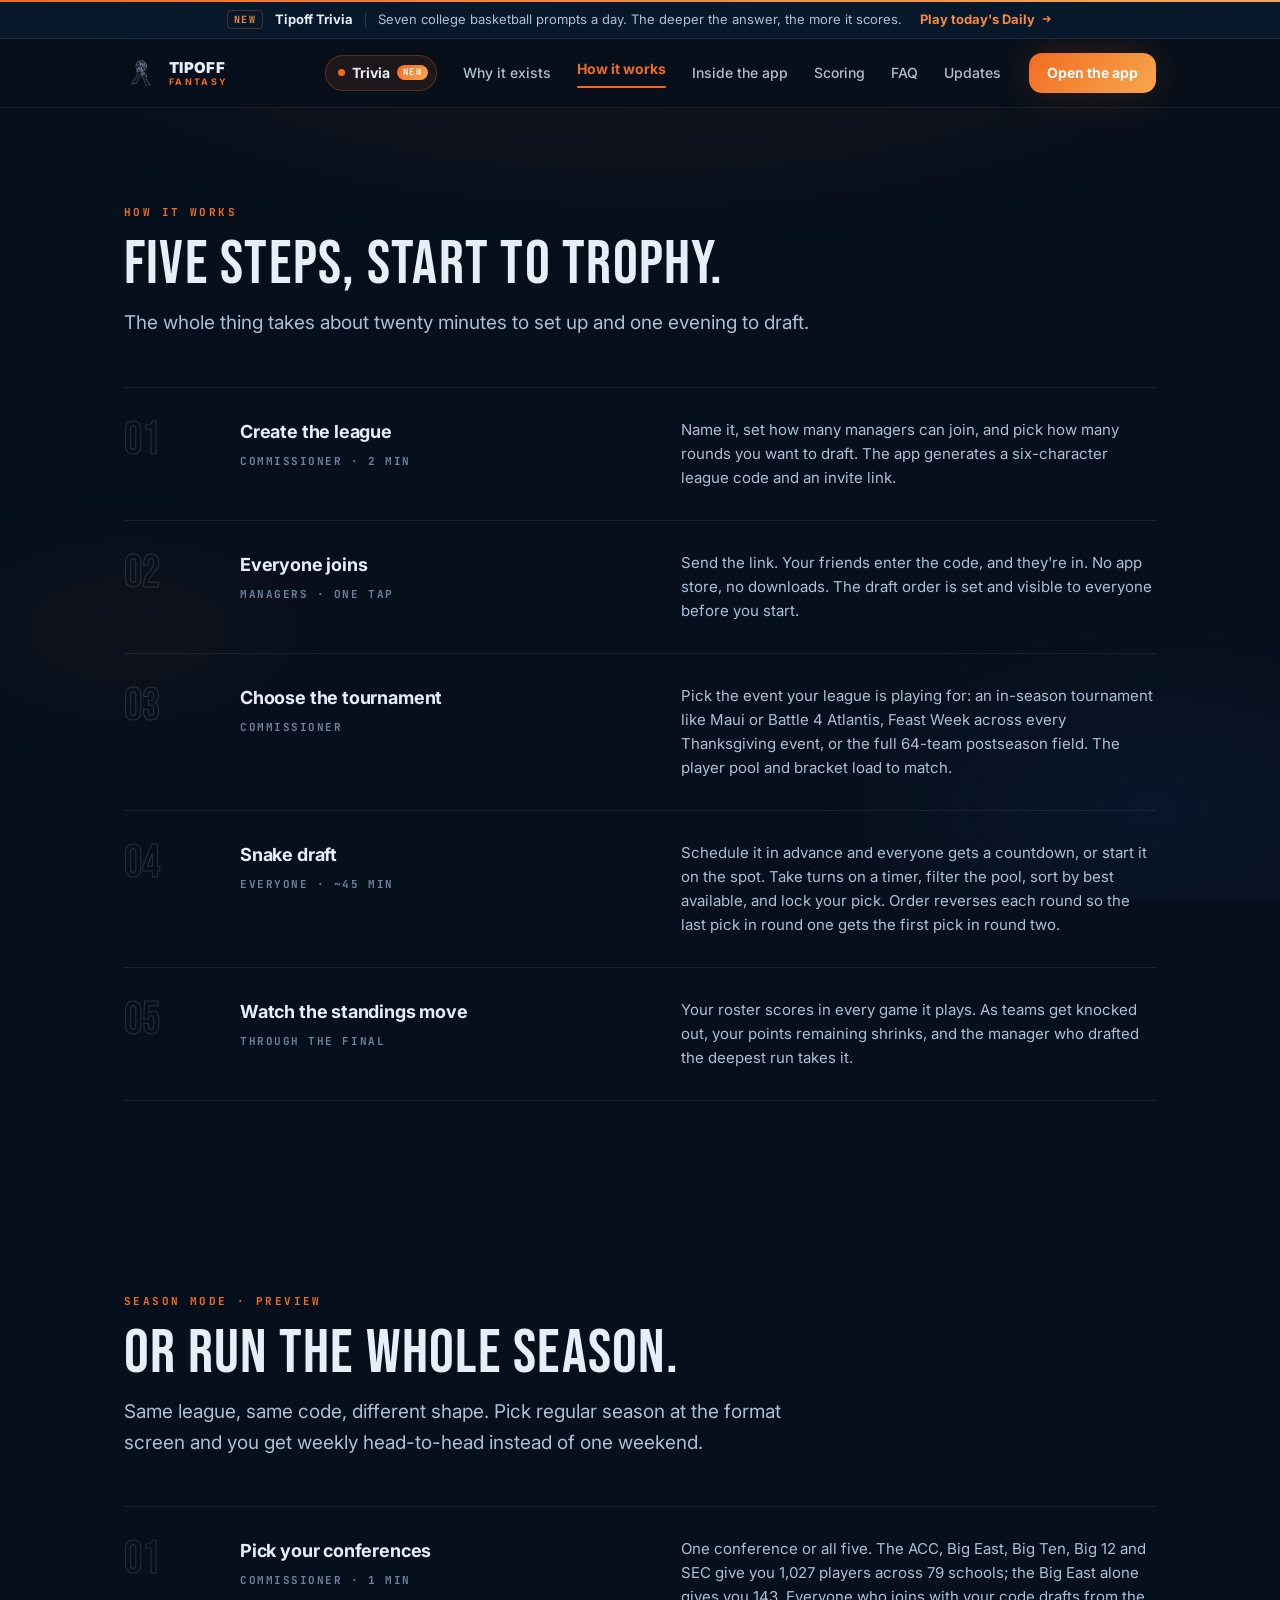
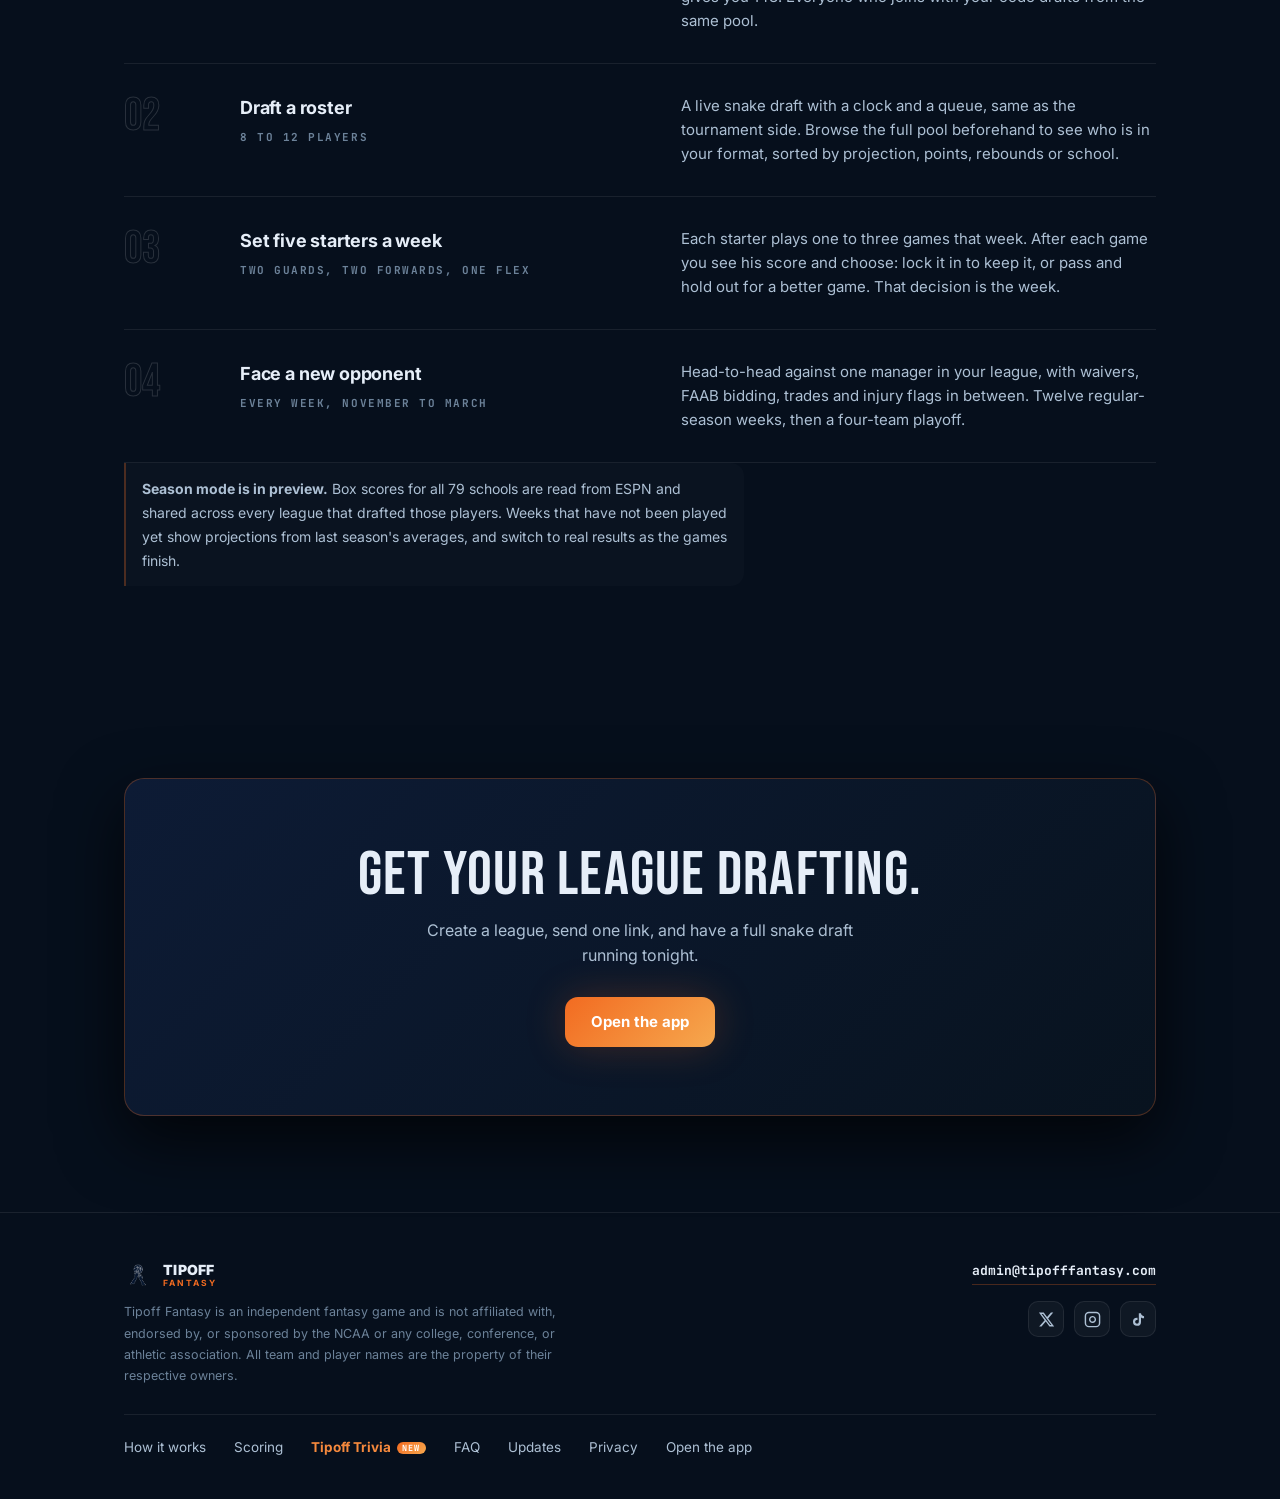
<file: how.html>
<!DOCTYPE html>
<html lang="en">

<head>
  <meta charset="UTF-8" />
  <script>
    /* Clear the old app service worker + caches left over from when the app
       was served at tipofffantasy.com. */
    (function () {
      if (!('serviceWorker' in navigator)) return;
      navigator.serviceWorker.getRegistrations()
        .then(function (regs) { regs.forEach(function (r) { r.unregister(); }); })
        .catch(function () {});
      if (window.caches && caches.keys) {
        caches.keys()
          .then(function (keys) { keys.forEach(function (k) { caches.delete(k); }); })
          .catch(function () {});
      }
    })();
  </script>
  <script>
    /* Mark the document JS-capable before first paint. Reveal styles are
       scoped to html.js, so a JS failure renders the page fully visible
       rather than blank. Fail open, never closed. */
    document.documentElement.className += ' js';
  </script>
  <meta name="viewport" content="width=device-width, initial-scale=1.0, viewport-fit=cover" />
  <title>How Tipoff Fantasy works | Five steps, start to trophy</title>
  <meta name="description" content="Create a league, invite your managers, pick a tournament, snake draft, and watch the standings move through the final." />
  <meta name="theme-color" content="#060f1c" />
  <link rel="canonical" href="https://tipofffantasy.com/how.html" />

  <!-- Favicons MUST be served from this same host or Google shows a globe -->
  <link rel="icon" href="/favicon.ico" sizes="any" />
  <link rel="icon" type="image/png" sizes="16x16" href="/favicon-16.png" />
  <link rel="icon" type="image/png" sizes="32x32" href="/favicon-32.png" />
  <link rel="icon" type="image/png" sizes="48x48" href="/favicon-48.png" />
  <link rel="apple-touch-icon" href="/apple-touch-icon.png" />

  <meta property="og:title" content="How Tipoff Fantasy works | Five steps, start to trophy" />
  <meta property="og:description" content="Create a league, invite your managers, pick a tournament, snake draft, and watch the standings move through the final." />
  <meta property="og:type" content="website" />
  <meta property="og:url" content="https://tipofffantasy.com/how.html" />
  <meta property="og:image" content="https://tipofffantasy.com/logo-icon.png" />
  <meta property="og:image:alt" content="Tipoff Fantasy logo" />
  <meta property="og:site_name" content="Tipoff Fantasy" />

  <meta name="twitter:card" content="summary_large_image" />
  <meta name="twitter:title" content="How Tipoff Fantasy works | Five steps, start to trophy" />
  <meta name="twitter:description" content="Create a league, invite your managers, pick a tournament, snake draft, and watch the standings move through the final." />
  <meta name="twitter:image" content="https://tipofffantasy.com/logo-icon.png" />

  <link rel="preconnect" href="https://fonts.googleapis.com" />
  <link rel="preconnect" href="https://fonts.gstatic.com" crossorigin />
  <link href="https://fonts.googleapis.com/css2?family=Inter:wght@400;500;600;700;800;900&family=Bebas+Neue&family=JetBrains+Mono:wght@500;700&display=swap" rel="stylesheet" />
  <link rel="stylesheet" href="styles.css" />
  <!-- PostHog analytics (same project as app.tipofffantasy.com) -->
  <script>
    (function (d, ph) {
      if (ph.__SV) return;
      window.posthog = ph;
      ph._i = [];
      ph.init = function (token, config, name) {
        var target = name !== undefined ? (ph[name] = []) : ph;
        target.people = target.people || [];
        ['capture', 'identify', 'register', 'register_once', 'unregister', 'reset', 'set_config', 'opt_in_capturing', 'opt_out_capturing'].forEach(function (m) {
          target[m] = function () { target.push([m].concat(Array.prototype.slice.call(arguments, 0))); };
        });
        var s = d.createElement('script');
        s.type = 'text/javascript';
        s.async = true;
        s.src = config.api_host.replace('.i.posthog.com', '-assets.i.posthog.com') + '/static/array.js';
        d.head.appendChild(s);
        ph._i.push([token, config, name]);
      };
      ph.__SV = 1;
    })(document, window.posthog || []);
    posthog.init('phc_uhwDxyvSkFTiKU4M6USyGoadFtuqXMWSo6fP93nyQhzU', {
      api_host: 'https://us.i.posthog.com',
      defaults: '2026-01-30',
      person_profiles: 'identified_only'
    });
  </script>
</head>

<body>

  <a class="skip" href="#main">Skip to content</a>

  <a class="trv-bar" href="https://trivia.tipofffantasy.com/" aria-label="Tipoff Trivia: play today's Daily">
    <span class="trv-bar-inner">
      <span class="trv-bar-tag">New</span>
      <span class="trv-bar-name">Tipoff Trivia</span>
      <span class="trv-bar-sep" aria-hidden="true"></span>
      <span class="trv-bar-long">Seven college basketball prompts a day. The deeper the answer, the more it scores.</span>
      <span class="trv-bar-cta">Play today's Daily<svg viewBox="0 0 16 16" width="12" height="12" aria-hidden="true"><path d="M3 8h9M8.5 4.5 12 8l-3.5 3.5" fill="none" stroke="currentColor" stroke-width="1.8" stroke-linecap="round" stroke-linejoin="round"/></svg></span>
    </span>
  </a>

  <nav class="nav">
    <div class="wrap nav-inner">
      <a class="nav-brand" href="index.html" aria-label="Tipoff Fantasy home">
        <img src="logo-icon.png" alt="" width="34" height="34" />
        <span class="nav-brand-text"><strong>TIPOFF</strong><small>FANTASY</small></span>
      </a>
      <div class="nav-links">
        <a href="trivia.html" class="nav-trivia"><span class="nav-trivia-dot" aria-hidden="true"></span>Trivia<span class="nav-trivia-new">New</span></a>
        <a href="why.html">Why it exists</a>
        <a href="how.html" class="active">How it works</a>
        <a href="inside.html">Inside the app</a>
        <a href="scoring.html">Scoring</a>
        <a href="faq.html">FAQ</a>
        <a href="updates.html">Updates</a>
      </div>
      <button class="nav-toggle" id="navToggle" aria-label="Open menu"
        aria-expanded="false" aria-controls="mobileMenu">
        <span></span><span></span><span></span>
      </button>
      <a class="btn btn-primary btn-sm" href="https://app.tipofffantasy.com/">Open the app</a>
    </div>
  </nav>

  <!-- Mobile menu. Below 700px the nav links are hidden and this panel
       is the only way to reach the rest of the site. -->
  <div class="mobile-menu" id="mobileMenu" hidden>
    <div class="mm-inner">
      <a href="index.html">Home</a>
      <a href="trivia.html" class="mm-trivia">Tipoff Trivia<span class="nav-trivia-new">New</span></a>
      <a href="why.html">Why it exists</a>
      <a href="how.html">How it works</a>
      <a href="inside.html">Inside the app</a>
      <a href="scoring.html">Scoring</a>
      <a href="faq.html">FAQ</a>
      <a href="updates.html">Updates</a>
      <a href="privacy.html">Privacy</a>
      <a class="btn btn-primary mm-cta" href="https://app.tipofffantasy.com/">Open the app</a>
    </div>
  </div>

  <main id="main">
    <section class="section" id="how">
      <div class="wrap">
        <div class="section-head reveal">
          <span class="eyebrow">How it works</span>
          <h2 class="display">Five steps, start to trophy.</h2>
          <p class="lede">The whole thing takes about twenty minutes to set up and one evening to draft.</p>
        </div>

        <div class="steps">
          <div class="step reveal" data-reveal-delay="0">
            <div class="step-n">01</div>
            <div>
              <h3>Create the league</h3>
              <div class="step-meta">Commissioner · 2 min</div>
            </div>
            <div class="step-desc">
              <p>Name it, set how many managers can join, and pick how many rounds you want to draft.
                The app generates a six-character league code and an invite link.</p>
            </div>
          </div>

          <div class="step reveal" data-reveal-delay="90">
            <div class="step-n">02</div>
            <div>
              <h3>Everyone joins</h3>
              <div class="step-meta">Managers · one tap</div>
            </div>
            <div class="step-desc">
              <p>Send the link. Your friends enter the code, and they're in. No app store,
                no downloads. The draft order is set and visible to everyone before you start.</p>
            </div>
          </div>

          <div class="step reveal" data-reveal-delay="180">
            <div class="step-n">03</div>
            <div>
              <h3>Choose the tournament</h3>
              <div class="step-meta">Commissioner</div>
            </div>
            <div class="step-desc">
              <p>Pick the event your league is playing for: an in-season tournament like
                Maui or Battle 4 Atlantis, Feast Week across every Thanksgiving event, or the full 64-team postseason field. The player pool and
                bracket load to match.</p>
            </div>
          </div>

          <div class="step reveal" data-reveal-delay="270">
            <div class="step-n">04</div>
            <div>
              <h3>Snake draft</h3>
              <div class="step-meta">Everyone · ~45 min</div>
            </div>
            <div class="step-desc">
              <p>Schedule it in advance and everyone gets a countdown, or start it on the spot. Take
                turns on a timer, filter the pool, sort by best available, and lock your pick. Order
                reverses each round so the last pick in round one gets the first pick in round two.</p>
            </div>
          </div>

          <div class="step reveal" data-reveal-delay="360">
            <div class="step-n">05</div>
            <div>
              <h3>Watch the standings move</h3>
              <div class="step-meta">Through the final</div>
            </div>
            <div class="step-desc">
              <p>Your roster scores in every game it plays. As teams get knocked out, your points
                remaining shrinks, and the manager who drafted the deepest run takes it.</p>
            </div>
          </div>
        </div>
      </div>
    </section>

    <!-- Season mode. The five steps above describe a tournament, which
         is three days. This is the other four months. -->
    <section class="section" id="season">
      <div class="wrap">
        <div class="section-head reveal">
          <span class="eyebrow">Season mode · Preview</span>
          <h2 class="display">Or run the whole season.</h2>
          <p class="lede">Same league, same code, different shape. Pick regular season at
            the format screen and you get weekly head-to-head instead of one weekend.</p>
        </div>

        <div class="steps">
          <div class="step reveal" data-reveal-delay="0">
            <div class="step-n">01</div>
            <div>
              <h3>Pick your conferences</h3>
              <div class="step-meta">Commissioner · 1 min</div>
            </div>
            <div class="step-desc">
              <p>One conference or all five. The ACC, Big East, Big Ten, Big 12 and SEC give you
                1,027 players across 79 schools; the Big East alone gives you 143. Everyone who joins
                with your code drafts from the same pool.</p>
            </div>
          </div>

          <div class="step reveal" data-reveal-delay="90">
            <div class="step-n">02</div>
            <div>
              <h3>Draft a roster</h3>
              <div class="step-meta">8 to 12 players</div>
            </div>
            <div class="step-desc">
              <p>A live snake draft with a clock and a queue, same as the tournament side. Browse the
                full pool beforehand to see who is in your format, sorted by projection, points,
                rebounds or school.</p>
            </div>
          </div>

          <div class="step reveal" data-reveal-delay="180">
            <div class="step-n">03</div>
            <div>
              <h3>Set five starters a week</h3>
              <div class="step-meta">Two guards, two forwards, one flex</div>
            </div>
            <div class="step-desc">
              <p>Each starter plays one to three games that week. After each game you see his score
                and choose: lock it in to keep it, or pass and hold out for a better game. That
                decision is the week.</p>
            </div>
          </div>

          <div class="step reveal" data-reveal-delay="270">
            <div class="step-n">04</div>
            <div>
              <h3>Face a new opponent</h3>
              <div class="step-meta">Every week, November to March</div>
            </div>
            <div class="step-desc">
              <p>Head-to-head against one manager in your league, with waivers, FAAB bidding, trades
                and injury flags in between. Twelve regular-season weeks, then a four-team playoff.</p>
            </div>
          </div>
        </div>

        <div class="note">
          <p><strong>Season mode is in preview.</strong> Box scores for all 79 schools are read from
            ESPN and shared across every league that drafted those players. Weeks that have not been
            played yet show projections from last season's averages, and switch to real results as
            the games finish.</p>
        </div>
      </div>
    </section>

    <section class="section">
      <div class="wrap">
        <div class="cta reveal">
          <h2 class="display">Get your league drafting.</h2>
          <p>Create a league, send one link, and have a full snake draft running tonight.</p>
          <a class="btn btn-primary" href="https://app.tipofffantasy.com/">Open the app</a>
        </div>
      </div>
    </section>
  </main>

  <footer>
    <div class="wrap foot-inner">
      <div>
        <div class="foot-brand">
          <img src="logo-icon.png" alt="" width="28" height="28" />
          <span class="foot-brand-text"><strong>TIPOFF</strong><small>FANTASY</small></span>
        </div>
        <p class="foot-legal" style="margin-top:12px;">
          Tipoff Fantasy is an independent fantasy game and is not affiliated with, endorsed by, or
          sponsored by the NCAA or any college, conference, or athletic association. All team and
          player names are the property of their respective owners.
        </p>
      </div>
      <div class="foot-right">
        <div class="foot-links">
          <a href="how.html">How it works</a>
          <a href="scoring.html">Scoring</a>
          <a href="trivia.html" class="foot-trivia">Tipoff Trivia<span class="nav-trivia-new">New</span></a>
          <a href="faq.html">FAQ</a>
          <a href="updates.html">Updates</a>
          <a href="privacy.html">Privacy</a>
          <a href="https://app.tipofffantasy.com/">Open the app</a>
        </div>
        <a class="foot-email" href="mailto:admin@tipofffantasy.com">admin@tipofffantasy.com</a>
        <div class="foot-socials">
          <a class="foot-social" href="https://x.com/tipofffantasy" target="_blank" rel="noopener noreferrer" aria-label="Tipoff Fantasy on X">
            <svg viewBox="0 0 24 24" fill="currentColor" aria-hidden="true"><path d="M18.244 2.25h3.308l-7.227 8.26 8.502 11.24H16.17l-5.214-6.817L4.99 21.75H1.68l7.73-8.835L1.254 2.25H8.08l4.713 6.231zm-1.161 17.52h1.833L7.084 4.126H5.117z"/></svg>
          </a>
          <a class="foot-social" href="https://www.instagram.com/playtipoff/" target="_blank" rel="noopener noreferrer" aria-label="Tipoff Fantasy on Instagram">
            <svg viewBox="0 0 24 24" fill="none" stroke="currentColor" stroke-width="2" aria-hidden="true"><rect x="2" y="2" width="20" height="20" rx="5" ry="5"/><path d="M16 11.37A4 4 0 1 1 12.63 8 4 4 0 0 1 16 11.37z"/><line x1="17.5" y1="6.5" x2="17.51" y2="6.5"/></svg>
          </a>
          <a class="foot-social" href="https://www.tiktok.com/@tipofffantasy" target="_blank" rel="noopener noreferrer" aria-label="Tipoff Fantasy on TikTok">
            <svg viewBox="0 0 24 24" fill="currentColor" aria-hidden="true"><path d="M16.6 5.82A4.28 4.28 0 0 1 15.54 3h-3.09v12.4a2.59 2.59 0 0 1-2.59 2.5 2.59 2.59 0 1 1 .77-5.06V9.68a5.67 5.67 0 0 0-.77-.05A5.66 5.66 0 1 0 15.54 15.4V9.01a7.35 7.35 0 0 0 4.3 1.38V7.3a4.28 4.28 0 0 1-3.24-1.48z"/></svg>
          </a>
        </div>
      </div>
    </div>
  </footer>

  <script src="site.js" defer></script>

</body>

</html>
</file>
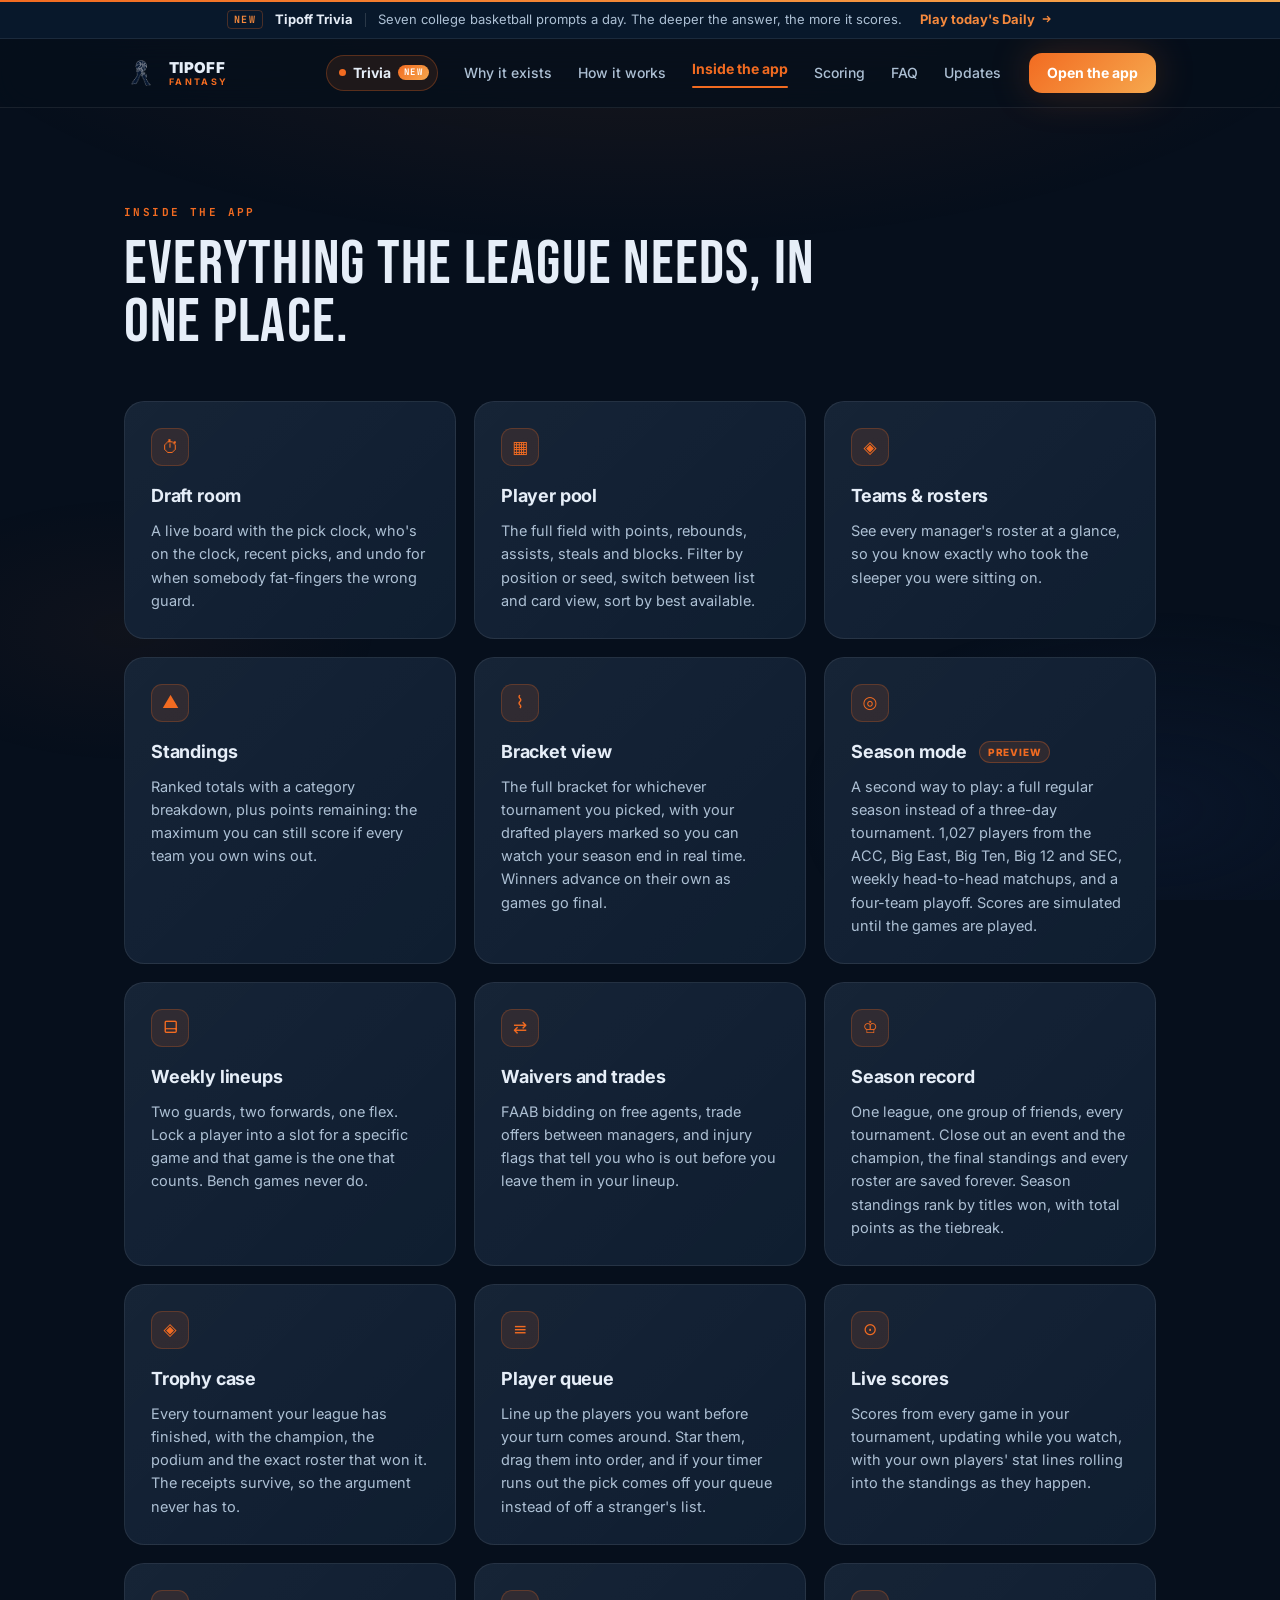
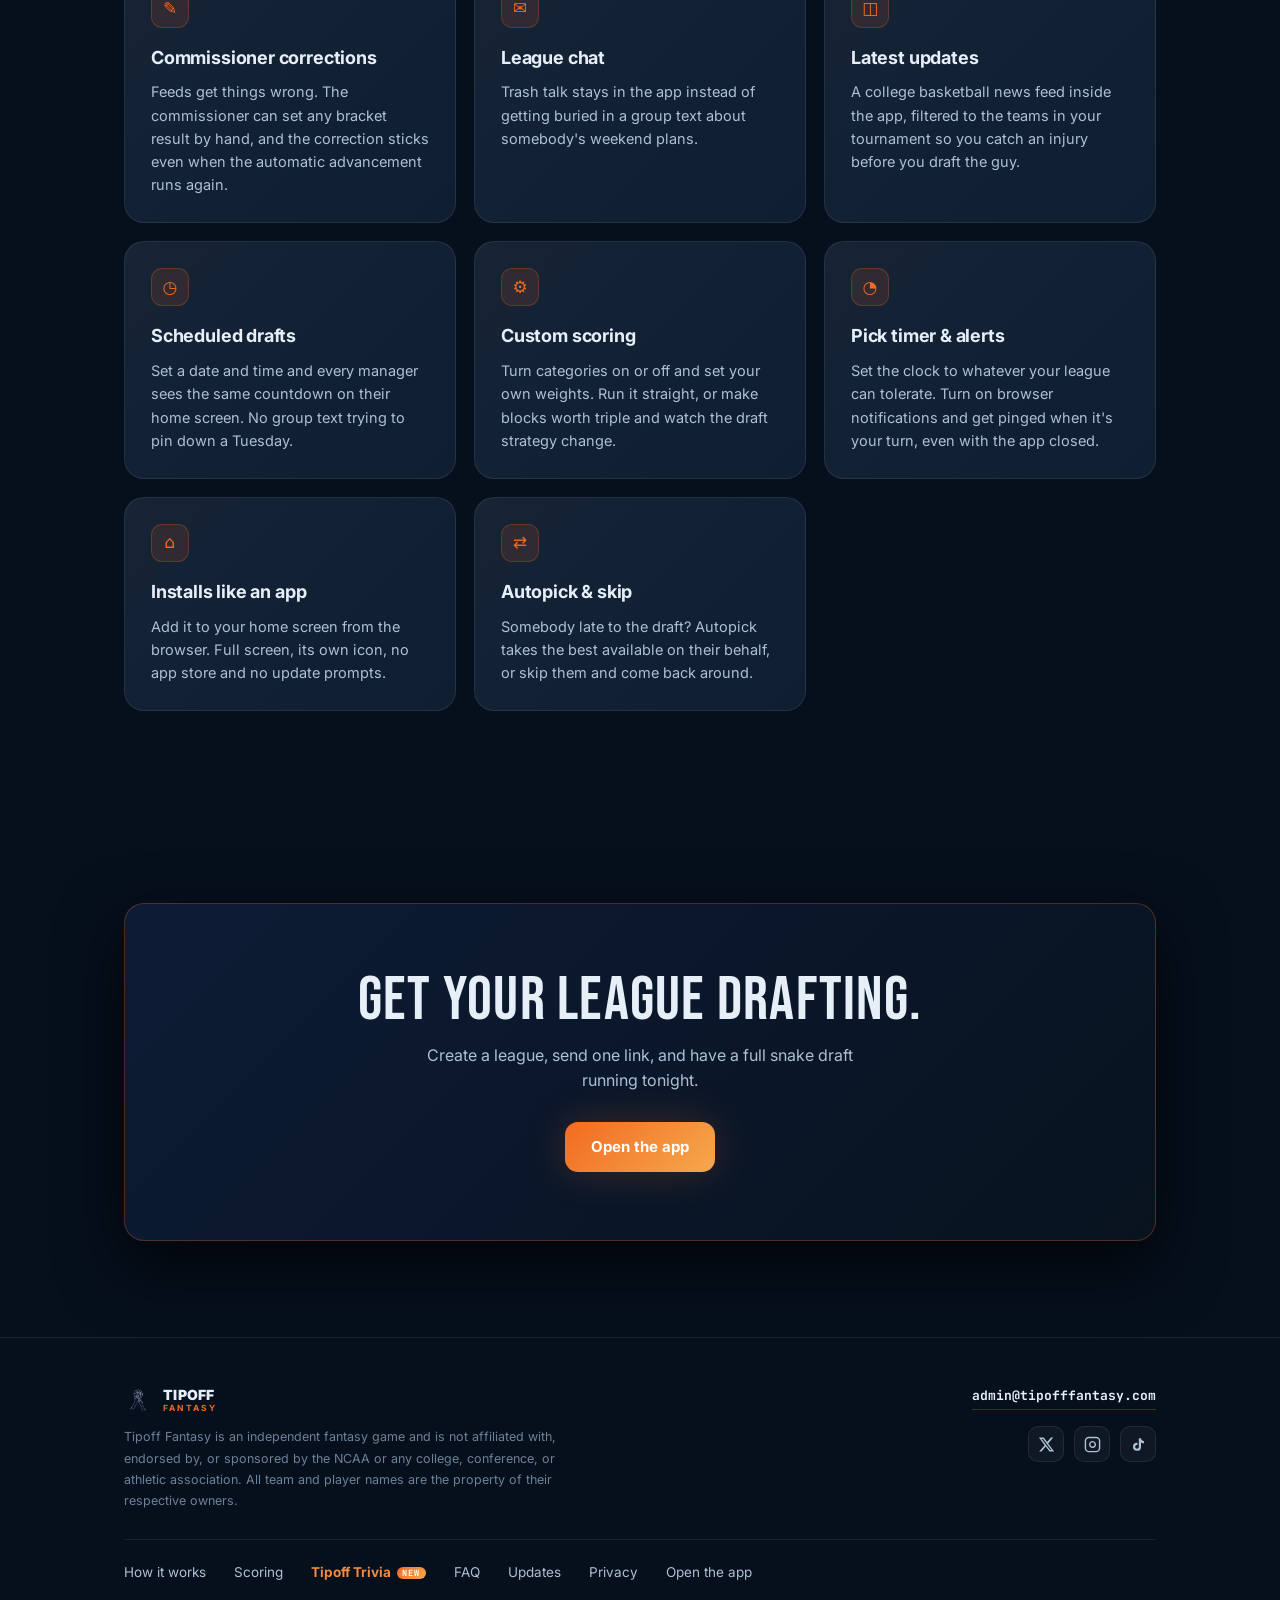
<file: inside.html>
<!DOCTYPE html>
<html lang="en">

<head>
  <meta charset="UTF-8" />
  <script>
    /* Clear the old app service worker + caches left over from when the app
       was served at tipofffantasy.com. */
    (function () {
      if (!('serviceWorker' in navigator)) return;
      navigator.serviceWorker.getRegistrations()
        .then(function (regs) { regs.forEach(function (r) { r.unregister(); }); })
        .catch(function () {});
      if (window.caches && caches.keys) {
        caches.keys()
          .then(function (keys) { keys.forEach(function (k) { caches.delete(k); }); })
          .catch(function () {});
      }
    })();
  </script>
  <script>
    /* Mark the document JS-capable before first paint. Reveal styles are
       scoped to html.js, so a JS failure renders the page fully visible
       rather than blank. Fail open, never closed. */
    document.documentElement.className += ' js';
  </script>
  <meta name="viewport" content="width=device-width, initial-scale=1.0, viewport-fit=cover" />
  <title>Inside the Tipoff Fantasy app | Every feature</title>
  <meta name="description" content="Draft room, player pool, standings, bracket view, league chat, news feed, scheduled drafts and custom scoring." />
  <meta name="theme-color" content="#060f1c" />
  <link rel="canonical" href="https://tipofffantasy.com/inside.html" />

  <!-- Favicons MUST be served from this same host or Google shows a globe -->
  <link rel="icon" href="/favicon.ico" sizes="any" />
  <link rel="icon" type="image/png" sizes="16x16" href="/favicon-16.png" />
  <link rel="icon" type="image/png" sizes="32x32" href="/favicon-32.png" />
  <link rel="icon" type="image/png" sizes="48x48" href="/favicon-48.png" />
  <link rel="apple-touch-icon" href="/apple-touch-icon.png" />

  <meta property="og:title" content="Inside the Tipoff Fantasy app | Every feature" />
  <meta property="og:description" content="Draft room, player pool, standings, bracket view, league chat, news feed, scheduled drafts and custom scoring." />
  <meta property="og:type" content="website" />
  <meta property="og:url" content="https://tipofffantasy.com/inside.html" />
  <meta property="og:image" content="https://tipofffantasy.com/logo-icon.png" />
  <meta property="og:image:alt" content="Tipoff Fantasy logo" />
  <meta property="og:site_name" content="Tipoff Fantasy" />

  <meta name="twitter:card" content="summary_large_image" />
  <meta name="twitter:title" content="Inside the Tipoff Fantasy app | Every feature" />
  <meta name="twitter:description" content="Draft room, player pool, standings, bracket view, league chat, news feed, scheduled drafts and custom scoring." />
  <meta name="twitter:image" content="https://tipofffantasy.com/logo-icon.png" />

  <link rel="preconnect" href="https://fonts.googleapis.com" />
  <link rel="preconnect" href="https://fonts.gstatic.com" crossorigin />
  <link href="https://fonts.googleapis.com/css2?family=Inter:wght@400;500;600;700;800;900&family=Bebas+Neue&family=JetBrains+Mono:wght@500;700&display=swap" rel="stylesheet" />
  <link rel="stylesheet" href="styles.css" />
  <!-- PostHog analytics (same project as app.tipofffantasy.com) -->
  <script>
    (function (d, ph) {
      if (ph.__SV) return;
      window.posthog = ph;
      ph._i = [];
      ph.init = function (token, config, name) {
        var target = name !== undefined ? (ph[name] = []) : ph;
        target.people = target.people || [];
        ['capture', 'identify', 'register', 'register_once', 'unregister', 'reset', 'set_config', 'opt_in_capturing', 'opt_out_capturing'].forEach(function (m) {
          target[m] = function () { target.push([m].concat(Array.prototype.slice.call(arguments, 0))); };
        });
        var s = d.createElement('script');
        s.type = 'text/javascript';
        s.async = true;
        s.src = config.api_host.replace('.i.posthog.com', '-assets.i.posthog.com') + '/static/array.js';
        d.head.appendChild(s);
        ph._i.push([token, config, name]);
      };
      ph.__SV = 1;
    })(document, window.posthog || []);
    posthog.init('phc_uhwDxyvSkFTiKU4M6USyGoadFtuqXMWSo6fP93nyQhzU', {
      api_host: 'https://us.i.posthog.com',
      defaults: '2026-01-30',
      person_profiles: 'identified_only'
    });
  </script>
</head>

<body>

  <a class="skip" href="#main">Skip to content</a>

  <a class="trv-bar" href="https://trivia.tipofffantasy.com/" aria-label="Tipoff Trivia: play today's Daily">
    <span class="trv-bar-inner">
      <span class="trv-bar-tag">New</span>
      <span class="trv-bar-name">Tipoff Trivia</span>
      <span class="trv-bar-sep" aria-hidden="true"></span>
      <span class="trv-bar-long">Seven college basketball prompts a day. The deeper the answer, the more it scores.</span>
      <span class="trv-bar-cta">Play today's Daily<svg viewBox="0 0 16 16" width="12" height="12" aria-hidden="true"><path d="M3 8h9M8.5 4.5 12 8l-3.5 3.5" fill="none" stroke="currentColor" stroke-width="1.8" stroke-linecap="round" stroke-linejoin="round"/></svg></span>
    </span>
  </a>

  <nav class="nav">
    <div class="wrap nav-inner">
      <a class="nav-brand" href="index.html" aria-label="Tipoff Fantasy home">
        <img src="logo-icon.png" alt="" width="34" height="34" />
        <span class="nav-brand-text"><strong>TIPOFF</strong><small>FANTASY</small></span>
      </a>
      <div class="nav-links">
        <a href="trivia.html" class="nav-trivia"><span class="nav-trivia-dot" aria-hidden="true"></span>Trivia<span class="nav-trivia-new">New</span></a>
        <a href="why.html">Why it exists</a>
        <a href="how.html">How it works</a>
        <a href="inside.html" class="active">Inside the app</a>
        <a href="scoring.html">Scoring</a>
        <a href="faq.html">FAQ</a>
        <a href="updates.html">Updates</a>
      </div>
      <button class="nav-toggle" id="navToggle" aria-label="Open menu"
        aria-expanded="false" aria-controls="mobileMenu">
        <span></span><span></span><span></span>
      </button>
      <a class="btn btn-primary btn-sm" href="https://app.tipofffantasy.com/">Open the app</a>
    </div>
  </nav>

  <!-- Mobile menu. Below 700px the nav links are hidden and this panel
       is the only way to reach the rest of the site. -->
  <div class="mobile-menu" id="mobileMenu" hidden>
    <div class="mm-inner">
      <a href="index.html">Home</a>
      <a href="trivia.html" class="mm-trivia">Tipoff Trivia<span class="nav-trivia-new">New</span></a>
      <a href="why.html">Why it exists</a>
      <a href="how.html">How it works</a>
      <a href="inside.html">Inside the app</a>
      <a href="scoring.html">Scoring</a>
      <a href="faq.html">FAQ</a>
      <a href="updates.html">Updates</a>
      <a href="privacy.html">Privacy</a>
      <a class="btn btn-primary mm-cta" href="https://app.tipofffantasy.com/">Open the app</a>
    </div>
  </div>

  <main id="main">
    <section class="section" id="inside">
      <div class="wrap">
        <div class="section-head reveal">
          <span class="eyebrow">Inside the app</span>
          <h2 class="display">Everything the league needs, in one place.</h2>
        </div>

        <div class="features">
          <div class="feat">
            <div class="feat-icon" aria-hidden="true">⏱</div>
            <h3>Draft room</h3>
            <p>A live board with the pick clock, who's on the clock, recent picks, and undo for when
              somebody fat-fingers the wrong guard.</p>
          </div>
          <div class="feat">
            <div class="feat-icon" aria-hidden="true">▦</div>
            <h3>Player pool</h3>
            <p>The full field with points, rebounds, assists, steals and blocks. Filter by position or
              seed, switch between list and card view, sort by best available.</p>
          </div>
          <div class="feat">
            <div class="feat-icon" aria-hidden="true">◈</div>
            <h3>Teams &amp; rosters</h3>
            <p>See every manager's roster at a glance, so you know exactly who took the sleeper you
              were sitting on.</p>
          </div>
          <div class="feat">
            <div class="feat-icon" aria-hidden="true">▲</div>
            <h3>Standings</h3>
            <p>Ranked totals with a category breakdown, plus points remaining: the maximum you can
              still score if every team you own wins out.</p>
          </div>
          <div class="feat">
            <div class="feat-icon" aria-hidden="true">⌇</div>
            <h3>Bracket view</h3>
            <p>The full bracket for whichever tournament you picked, with your drafted players marked
              so you can watch your season end in real time. Winners advance on their own as games
              go final.</p>
          </div>
          <div class="feat">
            <div class="feat-icon" aria-hidden="true">◎</div>
            <h3>Season mode <span class="feat-tag">Preview</span></h3>
            <p>A second way to play: a full regular season instead of a three-day tournament.
              1,027 players from the ACC, Big East, Big Ten, Big 12 and SEC, weekly head-to-head
              matchups, and a four-team playoff. Scores are simulated until the games are played.</p>
          </div>
          <div class="feat">
            <div class="feat-icon" aria-hidden="true">⬓</div>
            <h3>Weekly lineups</h3>
            <p>Two guards, two forwards, one flex. Lock a player into a slot for a specific game
              and that game is the one that counts. Bench games never do.</p>
          </div>
          <div class="feat">
            <div class="feat-icon" aria-hidden="true">⇄</div>
            <h3>Waivers and trades</h3>
            <p>FAAB bidding on free agents, trade offers between managers, and injury flags that
              tell you who is out before you leave them in your lineup.</p>
          </div>
          <div class="feat">
            <div class="feat-icon" aria-hidden="true">♔</div>
            <h3>Season record</h3>
            <p>One league, one group of friends, every tournament. Close out an event and the champion,
              the final standings and every roster are saved forever. Season standings rank by titles
              won, with total points as the tiebreak.</p>
          </div>
          <div class="feat">
            <div class="feat-icon" aria-hidden="true">◈</div>
            <h3>Trophy case</h3>
            <p>Every tournament your league has finished, with the champion, the podium and the exact
              roster that won it. The receipts survive, so the argument never has to.</p>
          </div>
          <div class="feat">
            <div class="feat-icon" aria-hidden="true">≡</div>
            <h3>Player queue</h3>
            <p>Line up the players you want before your turn comes around. Star them, drag them into
              order, and if your timer runs out the pick comes off your queue instead of off a
              stranger's list.</p>
          </div>
          <div class="feat">
            <div class="feat-icon" aria-hidden="true">⊙</div>
            <h3>Live scores</h3>
            <p>Scores from every game in your tournament, updating while you watch, with your own
              players' stat lines rolling into the standings as they happen.</p>
          </div>
          <div class="feat">
            <div class="feat-icon" aria-hidden="true">✎</div>
            <h3>Commissioner corrections</h3>
            <p>Feeds get things wrong. The commissioner can set any bracket result by hand, and the
              correction sticks even when the automatic advancement runs again.</p>
          </div>
          <div class="feat">
            <div class="feat-icon" aria-hidden="true">✉</div>
            <h3>League chat</h3>
            <p>Trash talk stays in the app instead of getting buried in a group text about somebody's
              weekend plans.</p>
          </div>
          <div class="feat">
            <div class="feat-icon" aria-hidden="true">◫</div>
            <h3>Latest updates</h3>
            <p>A college basketball news feed inside the app, filtered to the teams in your tournament
              so you catch an injury before you draft the guy.</p>
          </div>
          <div class="feat">
            <div class="feat-icon" aria-hidden="true">◷</div>
            <h3>Scheduled drafts</h3>
            <p>Set a date and time and every manager sees the same countdown on their home screen.
              No group text trying to pin down a Tuesday.</p>
          </div>
          <div class="feat">
            <div class="feat-icon" aria-hidden="true">⚙</div>
            <h3>Custom scoring</h3>
            <p>Turn categories on or off and set your own weights. Run it straight, or make blocks
              worth triple and watch the draft strategy change.</p>
          </div>
          <div class="feat">
            <div class="feat-icon" aria-hidden="true">◔</div>
            <h3>Pick timer &amp; alerts</h3>
            <p>Set the clock to whatever your league can tolerate. Turn on browser notifications and
              get pinged when it's your turn, even with the app closed.</p>
          </div>
          <div class="feat">
            <div class="feat-icon" aria-hidden="true">⌂</div>
            <h3>Installs like an app</h3>
            <p>Add it to your home screen from the browser. Full screen, its own icon, no app store
              and no update prompts.</p>
          </div>
          <div class="feat">
            <div class="feat-icon" aria-hidden="true">⇄</div>
            <h3>Autopick &amp; skip</h3>
            <p>Somebody late to the draft? Autopick takes the best available on their behalf, or skip
              them and come back around.</p>
          </div>
        </div>
      </div>
    </section>

    <section class="section">
      <div class="wrap">
        <div class="cta reveal">
          <h2 class="display">Get your league drafting.</h2>
          <p>Create a league, send one link, and have a full snake draft running tonight.</p>
          <a class="btn btn-primary" href="https://app.tipofffantasy.com/">Open the app</a>
        </div>
      </div>
    </section>
  </main>

  <footer>
    <div class="wrap foot-inner">
      <div>
        <div class="foot-brand">
          <img src="logo-icon.png" alt="" width="28" height="28" />
          <span class="foot-brand-text"><strong>TIPOFF</strong><small>FANTASY</small></span>
        </div>
        <p class="foot-legal" style="margin-top:12px;">
          Tipoff Fantasy is an independent fantasy game and is not affiliated with, endorsed by, or
          sponsored by the NCAA or any college, conference, or athletic association. All team and
          player names are the property of their respective owners.
        </p>
      </div>
      <div class="foot-right">
        <div class="foot-links">
          <a href="how.html">How it works</a>
          <a href="scoring.html">Scoring</a>
          <a href="trivia.html" class="foot-trivia">Tipoff Trivia<span class="nav-trivia-new">New</span></a>
          <a href="faq.html">FAQ</a>
          <a href="updates.html">Updates</a>
          <a href="privacy.html">Privacy</a>
          <a href="https://app.tipofffantasy.com/">Open the app</a>
        </div>
        <a class="foot-email" href="mailto:admin@tipofffantasy.com">admin@tipofffantasy.com</a>
        <div class="foot-socials">
          <a class="foot-social" href="https://x.com/tipofffantasy" target="_blank" rel="noopener noreferrer" aria-label="Tipoff Fantasy on X">
            <svg viewBox="0 0 24 24" fill="currentColor" aria-hidden="true"><path d="M18.244 2.25h3.308l-7.227 8.26 8.502 11.24H16.17l-5.214-6.817L4.99 21.75H1.68l7.73-8.835L1.254 2.25H8.08l4.713 6.231zm-1.161 17.52h1.833L7.084 4.126H5.117z"/></svg>
          </a>
          <a class="foot-social" href="https://www.instagram.com/playtipoff/" target="_blank" rel="noopener noreferrer" aria-label="Tipoff Fantasy on Instagram">
            <svg viewBox="0 0 24 24" fill="none" stroke="currentColor" stroke-width="2" aria-hidden="true"><rect x="2" y="2" width="20" height="20" rx="5" ry="5"/><path d="M16 11.37A4 4 0 1 1 12.63 8 4 4 0 0 1 16 11.37z"/><line x1="17.5" y1="6.5" x2="17.51" y2="6.5"/></svg>
          </a>
          <a class="foot-social" href="https://www.tiktok.com/@tipofffantasy" target="_blank" rel="noopener noreferrer" aria-label="Tipoff Fantasy on TikTok">
            <svg viewBox="0 0 24 24" fill="currentColor" aria-hidden="true"><path d="M16.6 5.82A4.28 4.28 0 0 1 15.54 3h-3.09v12.4a2.59 2.59 0 0 1-2.59 2.5 2.59 2.59 0 1 1 .77-5.06V9.68a5.67 5.67 0 0 0-.77-.05A5.66 5.66 0 1 0 15.54 15.4V9.01a7.35 7.35 0 0 0 4.3 1.38V7.3a4.28 4.28 0 0 1-3.24-1.48z"/></svg>
          </a>
        </div>
      </div>
    </div>
  </footer>

  <script src="site.js" defer></script>

</body>

</html>
</file>
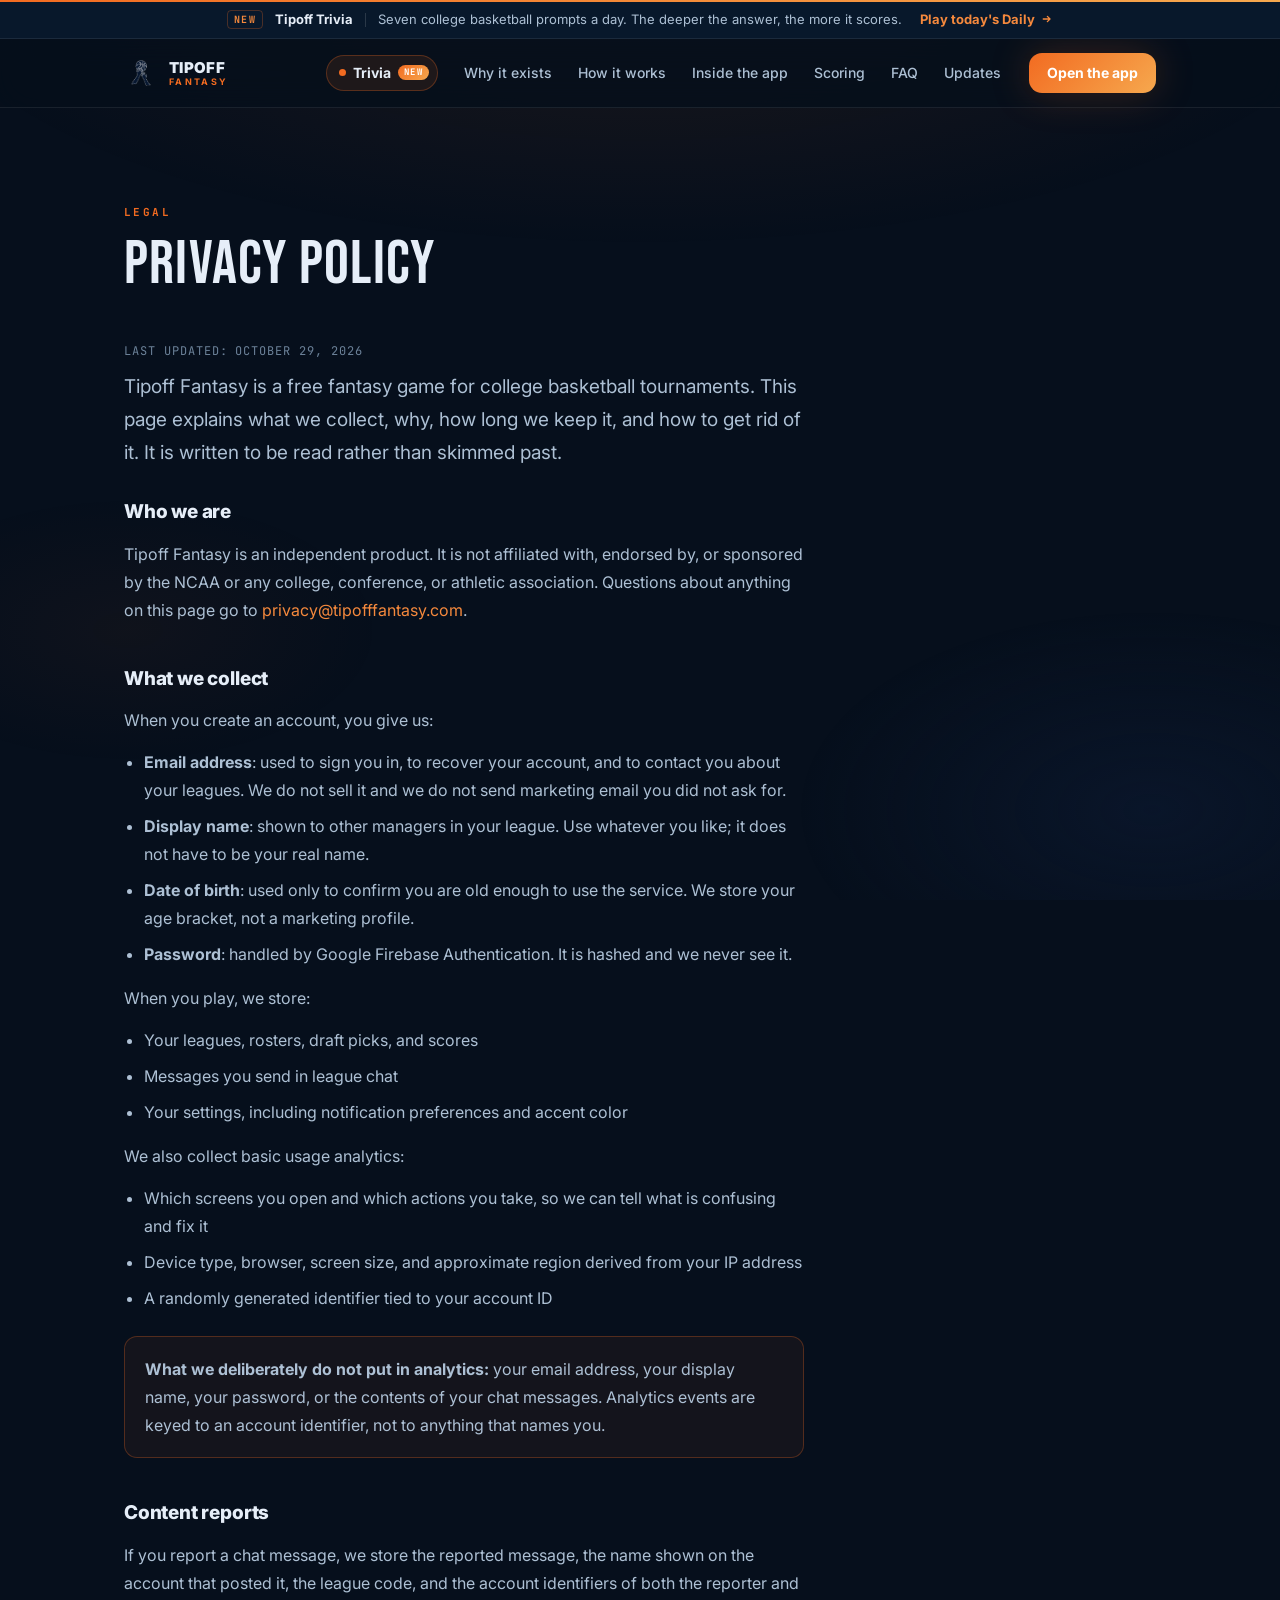
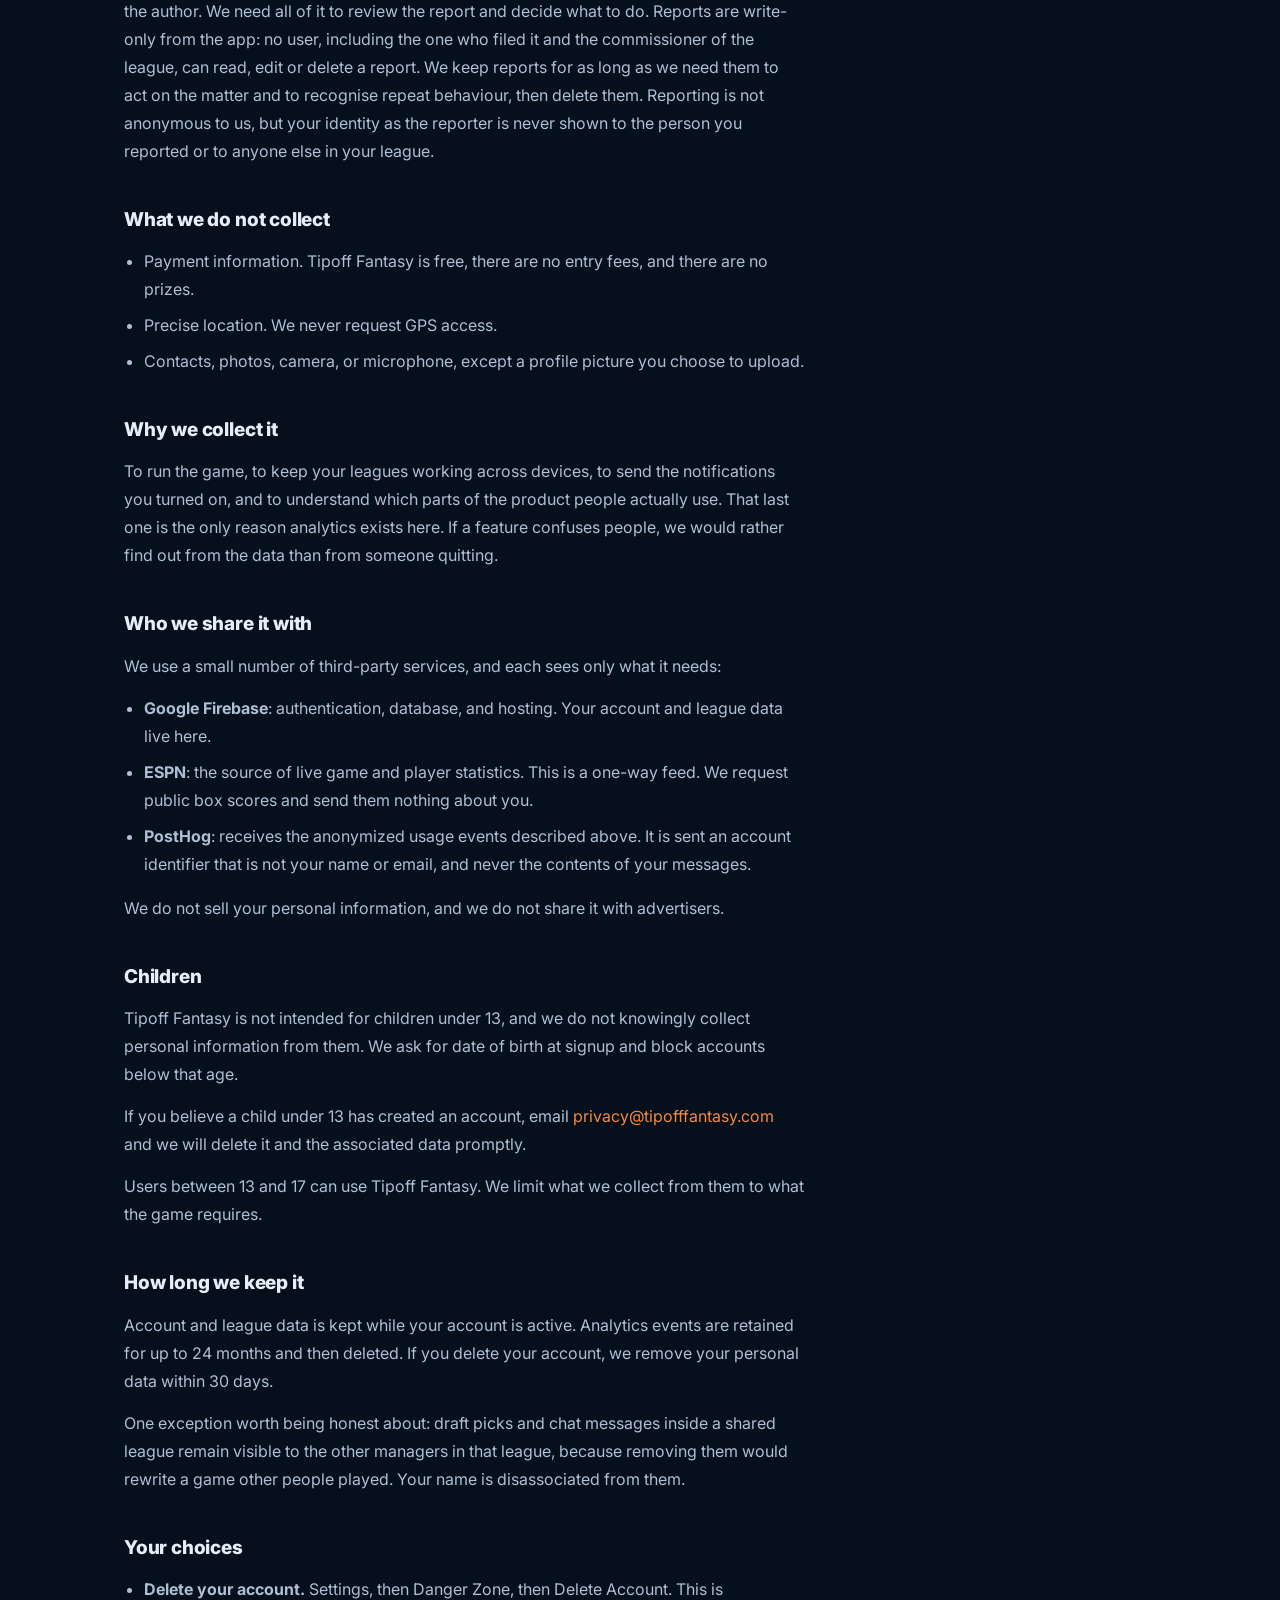
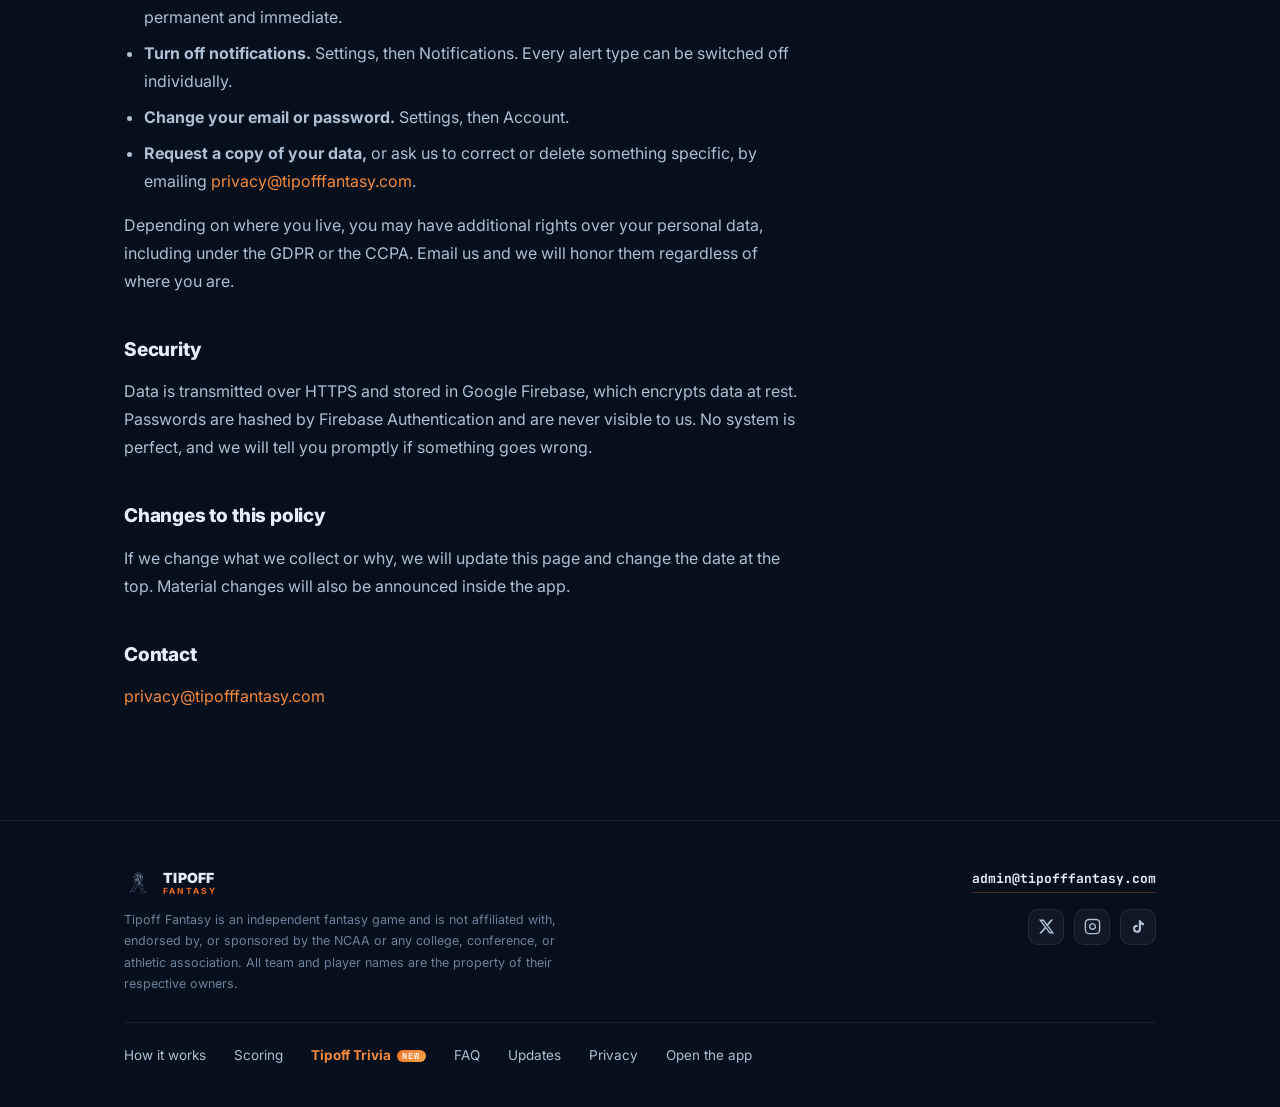
<file: privacy.html>
<!DOCTYPE html>
<html lang="en">

<head>
  <meta charset="UTF-8" />
  <script>
    /* Clear the old app service worker + caches left over from when the app
       was served at tipofffantasy.com. */
    (function () {
      if (!('serviceWorker' in navigator)) return;
      navigator.serviceWorker.getRegistrations()
        .then(function (regs) { regs.forEach(function (r) { r.unregister(); }); })
        .catch(function () {});
      if (window.caches && caches.keys) {
        caches.keys()
          .then(function (keys) { keys.forEach(function (k) { caches.delete(k); }); })
          .catch(function () {});
      }
    })();
  </script>
  <script>
    /* Mark the document JS-capable before first paint. Reveal styles are
       scoped to html.js, so a JS failure renders the page fully visible
       rather than blank. Fail open, never closed. */
    document.documentElement.className += ' js';
  </script>
  <meta name="viewport" content="width=device-width, initial-scale=1.0, viewport-fit=cover" />
  <title>Privacy Policy | Tipoff Fantasy</title>
  <meta name="description" content="What Tipoff Fantasy collects, why we collect it, how long we keep it, and how to delete it." />
  <meta name="theme-color" content="#060f1c" />
  <link rel="canonical" href="https://tipofffantasy.com/privacy.html" />

  <link rel="icon" href="/favicon.ico" sizes="any" />
  <link rel="icon" type="image/png" sizes="16x16" href="/favicon-16.png" />
  <link rel="icon" type="image/png" sizes="32x32" href="/favicon-32.png" />
  <link rel="icon" type="image/png" sizes="48x48" href="/favicon-48.png" />
  <link rel="apple-touch-icon" href="/apple-touch-icon.png" />

  <meta property="og:title" content="Privacy Policy | Tipoff Fantasy" />
  <meta property="og:description" content="What Tipoff Fantasy collects, why we collect it, how long we keep it, and how to delete it." />
  <meta property="og:type" content="website" />
  <meta property="og:url" content="https://tipofffantasy.com/privacy.html" />
  <meta property="og:image" content="https://tipofffantasy.com/logo-icon.png" />
  <meta property="og:site_name" content="Tipoff Fantasy" />

  <link rel="preconnect" href="https://fonts.googleapis.com" />
  <link rel="preconnect" href="https://fonts.gstatic.com" crossorigin />
  <link href="https://fonts.googleapis.com/css2?family=Inter:wght@400;500;600;700;800;900&family=Bebas+Neue&family=JetBrains+Mono:wght@500;700&display=swap" rel="stylesheet" />
  <link rel="stylesheet" href="styles.css" />

  <style>
    /* Long-form legal text: narrower measure, more air between sections */
    .legal-body { max-width: 68ch; }
    .legal-body h3 {
      font-size: 19px; font-weight: 800; color: var(--text);
      margin: 40px 0 12px;
    }
    .legal-body h3:first-of-type { margin-top: 28px; }
    .legal-body p { margin-bottom: 14px; line-height: 1.75; }
    .legal-body ul { margin: 0 0 16px 20px; }
    .legal-body li { color: var(--text-2); line-height: 1.75; margin-bottom: 8px; }
    .legal-updated {
      font-family: 'JetBrains Mono', monospace;
      font-size: 12px; letter-spacing: 0.08em; text-transform: uppercase;
      color: var(--muted); margin-bottom: 8px; display: block;
    }
    .legal-callout {
      border: 1px solid var(--border-accent);
      background: rgba(242,107,33,0.06);
      border-radius: var(--radius-sm);
      padding: 18px 20px; margin: 24px 0;
    }
    .legal-callout p:last-child { margin-bottom: 0; }
  </style>
  <!-- PostHog analytics (same project as app.tipofffantasy.com) -->
  <script>
    (function (d, ph) {
      if (ph.__SV) return;
      window.posthog = ph;
      ph._i = [];
      ph.init = function (token, config, name) {
        var target = name !== undefined ? (ph[name] = []) : ph;
        target.people = target.people || [];
        ['capture', 'identify', 'register', 'register_once', 'unregister', 'reset', 'set_config', 'opt_in_capturing', 'opt_out_capturing'].forEach(function (m) {
          target[m] = function () { target.push([m].concat(Array.prototype.slice.call(arguments, 0))); };
        });
        var s = d.createElement('script');
        s.type = 'text/javascript';
        s.async = true;
        s.src = config.api_host.replace('.i.posthog.com', '-assets.i.posthog.com') + '/static/array.js';
        d.head.appendChild(s);
        ph._i.push([token, config, name]);
      };
      ph.__SV = 1;
    })(document, window.posthog || []);
    posthog.init('phc_uhwDxyvSkFTiKU4M6USyGoadFtuqXMWSo6fP93nyQhzU', {
      api_host: 'https://us.i.posthog.com',
      defaults: '2026-01-30',
      person_profiles: 'identified_only'
    });
  </script>
</head>

<body>

  <a class="skip" href="#main">Skip to content</a>

  <a class="trv-bar" href="https://trivia.tipofffantasy.com/" aria-label="Tipoff Trivia: play today's Daily">
    <span class="trv-bar-inner">
      <span class="trv-bar-tag">New</span>
      <span class="trv-bar-name">Tipoff Trivia</span>
      <span class="trv-bar-sep" aria-hidden="true"></span>
      <span class="trv-bar-long">Seven college basketball prompts a day. The deeper the answer, the more it scores.</span>
      <span class="trv-bar-cta">Play today's Daily<svg viewBox="0 0 16 16" width="12" height="12" aria-hidden="true"><path d="M3 8h9M8.5 4.5 12 8l-3.5 3.5" fill="none" stroke="currentColor" stroke-width="1.8" stroke-linecap="round" stroke-linejoin="round"/></svg></span>
    </span>
  </a>

  <nav class="nav">
    <div class="wrap nav-inner">
      <a class="nav-brand" href="index.html" aria-label="Tipoff Fantasy home">
        <img src="logo-icon.png" alt="" width="34" height="34" />
        <span class="nav-brand-text"><strong>TIPOFF</strong><small>FANTASY</small></span>
      </a>
      <div class="nav-links">
        <a href="trivia.html" class="nav-trivia"><span class="nav-trivia-dot" aria-hidden="true"></span>Trivia<span class="nav-trivia-new">New</span></a>
        <a href="why.html">Why it exists</a>
        <a href="how.html">How it works</a>
        <a href="inside.html">Inside the app</a>
        <a href="scoring.html">Scoring</a>
        <a href="faq.html">FAQ</a>
        <a href="updates.html">Updates</a>
      </div>
      <button class="nav-toggle" id="navToggle" aria-label="Open menu"
        aria-expanded="false" aria-controls="mobileMenu">
        <span></span><span></span><span></span>
      </button>
      <a class="btn btn-primary btn-sm" href="https://app.tipofffantasy.com/">Open the app</a>
    </div>
  </nav>

  <!-- Mobile menu. Below 700px the nav links are hidden and this panel
       is the only way to reach the rest of the site. -->
  <div class="mobile-menu" id="mobileMenu" hidden>
    <div class="mm-inner">
      <a href="index.html">Home</a>
      <a href="trivia.html" class="mm-trivia">Tipoff Trivia<span class="nav-trivia-new">New</span></a>
      <a href="why.html">Why it exists</a>
      <a href="how.html">How it works</a>
      <a href="inside.html">Inside the app</a>
      <a href="scoring.html">Scoring</a>
      <a href="faq.html">FAQ</a>
      <a href="updates.html">Updates</a>
      <a href="privacy.html">Privacy</a>
      <a class="btn btn-primary mm-cta" href="https://app.tipofffantasy.com/">Open the app</a>
    </div>
  </div>

  <main id="main">
    <section class="section">
      <div class="wrap">
        <div class="section-head reveal">
          <span class="eyebrow">Legal</span>
          <h2 class="display">Privacy Policy</h2>
        </div>

        <div class="legal-body">
          <span class="legal-updated">Last updated: October 29, 2026</span>

          <p class="lede">
            Tipoff Fantasy is a free fantasy game for college basketball tournaments. This page
            explains what we collect, why, how long we keep it, and how to get rid of it. It is
            written to be read rather than skimmed past.
          </p>

          <h3>Who we are</h3>
          <p>
            Tipoff Fantasy is an independent product. It is not affiliated with, endorsed by, or
            sponsored by the NCAA or any college, conference, or athletic association. Questions
            about anything on this page go to
            <a href="mailto:privacy@tipofffantasy.com">privacy@tipofffantasy.com</a>.
          </p>

          <h3>What we collect</h3>
          <p>When you create an account, you give us:</p>
          <ul>
            <li><strong>Email address</strong>: used to sign you in, to recover your account, and to contact you about your leagues. We do not sell it and we do not send marketing email you did not ask for.</li>
            <li><strong>Display name</strong>: shown to other managers in your league. Use whatever you like; it does not have to be your real name.</li>
            <li><strong>Date of birth</strong>: used only to confirm you are old enough to use the service. We store your age bracket, not a marketing profile.</li>
            <li><strong>Password</strong>: handled by Google Firebase Authentication. It is hashed and we never see it.</li>
          </ul>

          <p>When you play, we store:</p>
          <ul>
            <li>Your leagues, rosters, draft picks, and scores</li>
            <li>Messages you send in league chat</li>
            <li>Your settings, including notification preferences and accent color</li>
          </ul>

          <p>We also collect basic usage analytics:</p>
          <ul>
            <li>Which screens you open and which actions you take, so we can tell what is confusing and fix it</li>
            <li>Device type, browser, screen size, and approximate region derived from your IP address</li>
            <li>A randomly generated identifier tied to your account ID</li>
          </ul>

          <div class="legal-callout">
            <p>
              <strong>What we deliberately do not put in analytics:</strong> your email address, your
              display name, your password, or the contents of your chat messages. Analytics events
              are keyed to an account identifier, not to anything that names you.
            </p>
          </div>

          <h3>Content reports</h3>
          <p>
            If you report a chat message, we store the reported message, the name shown on the
            account that posted it, the league code, and the account identifiers of both the
            reporter and the author. We need all of it to review the report and decide what to do.
            Reports are write-only from the app: no user, including the one who filed it and the
            commissioner of the league, can read, edit or delete a report. We keep reports for as
            long as we need them to act on the matter and to recognise repeat behaviour, then
            delete them. Reporting is not anonymous to us, but your identity as the reporter is
            never shown to the person you reported or to anyone else in your league.
          </p>

          <h3>What we do not collect</h3>
          <ul>
            <li>Payment information. Tipoff Fantasy is free, there are no entry fees, and there are no prizes.</li>
            <li>Precise location. We never request GPS access.</li>
            <li>Contacts, photos, camera, or microphone, except a profile picture you choose to upload.</li>
          </ul>

          <h3>Why we collect it</h3>
          <p>
            To run the game, to keep your leagues working across devices, to send the notifications
            you turned on, and to understand which parts of the product people actually use. That
            last one is the only reason analytics exists here. If a feature confuses people, we
            would rather find out from the data than from someone quitting.
          </p>

          <h3>Who we share it with</h3>
          <p>We use a small number of third-party services, and each sees only what it needs:</p>
          <ul>
            <li><strong>Google Firebase</strong>: authentication, database, and hosting. Your account and league data live here.</li>
            <li><strong>ESPN</strong>: the source of live game and player statistics. This is a one-way feed. We request public box scores and send them nothing about you.</li>
            <li><strong>PostHog</strong>: receives the anonymized usage events described above. It is sent an account identifier that is not your name or email, and never the contents of your messages.</li>
          </ul>
          <p>
            We do not sell your personal information, and we do not share it with advertisers.
          </p>

          <h3>Children</h3>
          <p>
            Tipoff Fantasy is not intended for children under 13, and we do not knowingly collect
            personal information from them. We ask for date of birth at signup and block accounts
            below that age.
          </p>
          <p>
            If you believe a child under 13 has created an account, email
            <a href="mailto:privacy@tipofffantasy.com">privacy@tipofffantasy.com</a> and we will
            delete it and the associated data promptly.
          </p>
          <p>
            Users between 13 and 17 can use Tipoff Fantasy. We limit what we collect from them to
            what the game requires.
          </p>

          <h3>How long we keep it</h3>
          <p>
            Account and league data is kept while your account is active. Analytics events are
            retained for up to 24 months and then deleted. If you delete your account, we remove
            your personal data within 30 days.
          </p>
          <p>
            One exception worth being honest about: draft picks and chat messages inside a shared
            league remain visible to the other managers in that league, because removing them would
            rewrite a game other people played. Your name is disassociated from them.
          </p>

          <h3>Your choices</h3>
          <ul>
            <li><strong>Delete your account.</strong> Settings, then Danger Zone, then Delete Account. This is permanent and immediate.</li>
            <li><strong>Turn off notifications.</strong> Settings, then Notifications. Every alert type can be switched off individually.</li>
            <li><strong>Change your email or password.</strong> Settings, then Account.</li>
            <li><strong>Request a copy of your data,</strong> or ask us to correct or delete something specific, by emailing <a href="mailto:privacy@tipofffantasy.com">privacy@tipofffantasy.com</a>.</li>
          </ul>
          <p>
            Depending on where you live, you may have additional rights over your personal data,
            including under the GDPR or the CCPA. Email us and we will honor them regardless of
            where you are.
          </p>

          <h3>Security</h3>
          <p>
            Data is transmitted over HTTPS and stored in Google Firebase, which encrypts data at
            rest. Passwords are hashed by Firebase Authentication and are never visible to us. No
            system is perfect, and we will tell you promptly if something goes wrong.
          </p>

          <h3>Changes to this policy</h3>
          <p>
            If we change what we collect or why, we will update this page and change the date at the
            top. Material changes will also be announced inside the app.
          </p>

          <h3>Contact</h3>
          <p>
            <a href="mailto:privacy@tipofffantasy.com">privacy@tipofffantasy.com</a>
          </p>
        </div>
      </div>
    </section>
  </main>

  <footer>
    <div class="wrap foot-inner">
      <div>
        <div class="foot-brand">
          <img src="logo-icon.png" alt="" width="28" height="28" />
          <span class="foot-brand-text"><strong>TIPOFF</strong><small>FANTASY</small></span>
        </div>
        <p class="foot-legal" style="margin-top:12px;">
          Tipoff Fantasy is an independent fantasy game and is not affiliated with, endorsed by, or
          sponsored by the NCAA or any college, conference, or athletic association. All team and
          player names are the property of their respective owners.
        </p>
      </div>
      <div class="foot-right">
        <div class="foot-links">
          <a href="how.html">How it works</a>
          <a href="scoring.html">Scoring</a>
          <a href="trivia.html" class="foot-trivia">Tipoff Trivia<span class="nav-trivia-new">New</span></a>
          <a href="faq.html">FAQ</a>
          <a href="updates.html">Updates</a>
          <a href="privacy.html">Privacy</a>
          <a href="https://app.tipofffantasy.com/">Open the app</a>
        </div>
        <a class="foot-email" href="mailto:admin@tipofffantasy.com">admin@tipofffantasy.com</a>
        <div class="foot-socials">
          <a class="foot-social" href="https://x.com/tipofffantasy" target="_blank" rel="noopener noreferrer" aria-label="Tipoff Fantasy on X">
            <svg viewBox="0 0 24 24" fill="currentColor" aria-hidden="true"><path d="M18.244 2.25h3.308l-7.227 8.26 8.502 11.24H16.17l-5.214-6.817L4.99 21.75H1.68l7.73-8.835L1.254 2.25H8.08l4.713 6.231zm-1.161 17.52h1.833L7.084 4.126H5.117z"/></svg>
          </a>
          <a class="foot-social" href="https://www.instagram.com/playtipoff/" target="_blank" rel="noopener noreferrer" aria-label="Tipoff Fantasy on Instagram">
            <svg viewBox="0 0 24 24" fill="none" stroke="currentColor" stroke-width="2" aria-hidden="true"><rect x="2" y="2" width="20" height="20" rx="5" ry="5"/><path d="M16 11.37A4 4 0 1 1 12.63 8 4 4 0 0 1 16 11.37z"/><line x1="17.5" y1="6.5" x2="17.51" y2="6.5"/></svg>
          </a>
          <a class="foot-social" href="https://www.tiktok.com/@tipofffantasy" target="_blank" rel="noopener noreferrer" aria-label="Tipoff Fantasy on TikTok">
            <svg viewBox="0 0 24 24" fill="currentColor" aria-hidden="true"><path d="M16.6 5.82A4.28 4.28 0 0 1 15.54 3h-3.09v12.4a2.59 2.59 0 0 1-2.59 2.5 2.59 2.59 0 1 1 .77-5.06V9.68a5.67 5.67 0 0 0-.77-.05A5.66 5.66 0 1 0 15.54 15.4V9.01a7.35 7.35 0 0 0 4.3 1.38V7.3a4.28 4.28 0 0 1-3.24-1.48z"/></svg>
          </a>
        </div>
      </div>
    </div>
  </footer>

  <script src="site.js" defer></script>

</body>

</html>
</file>
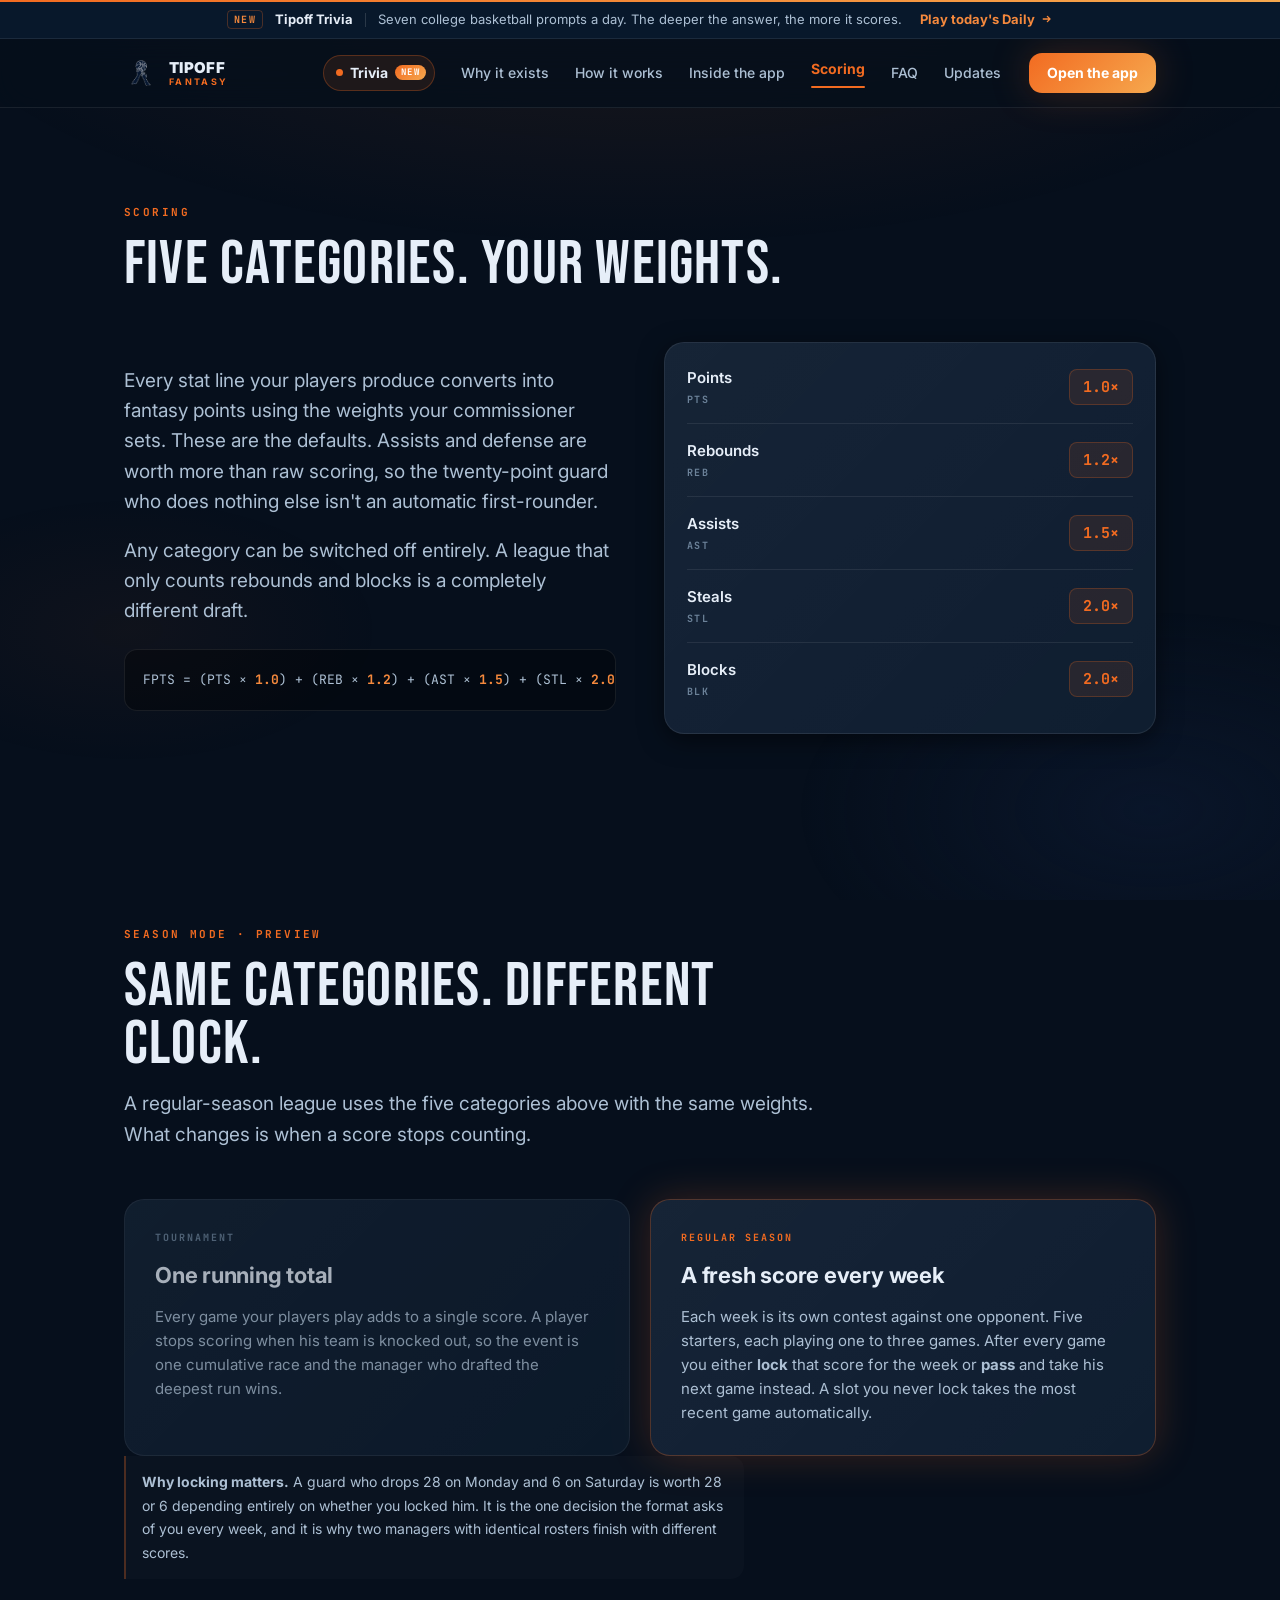
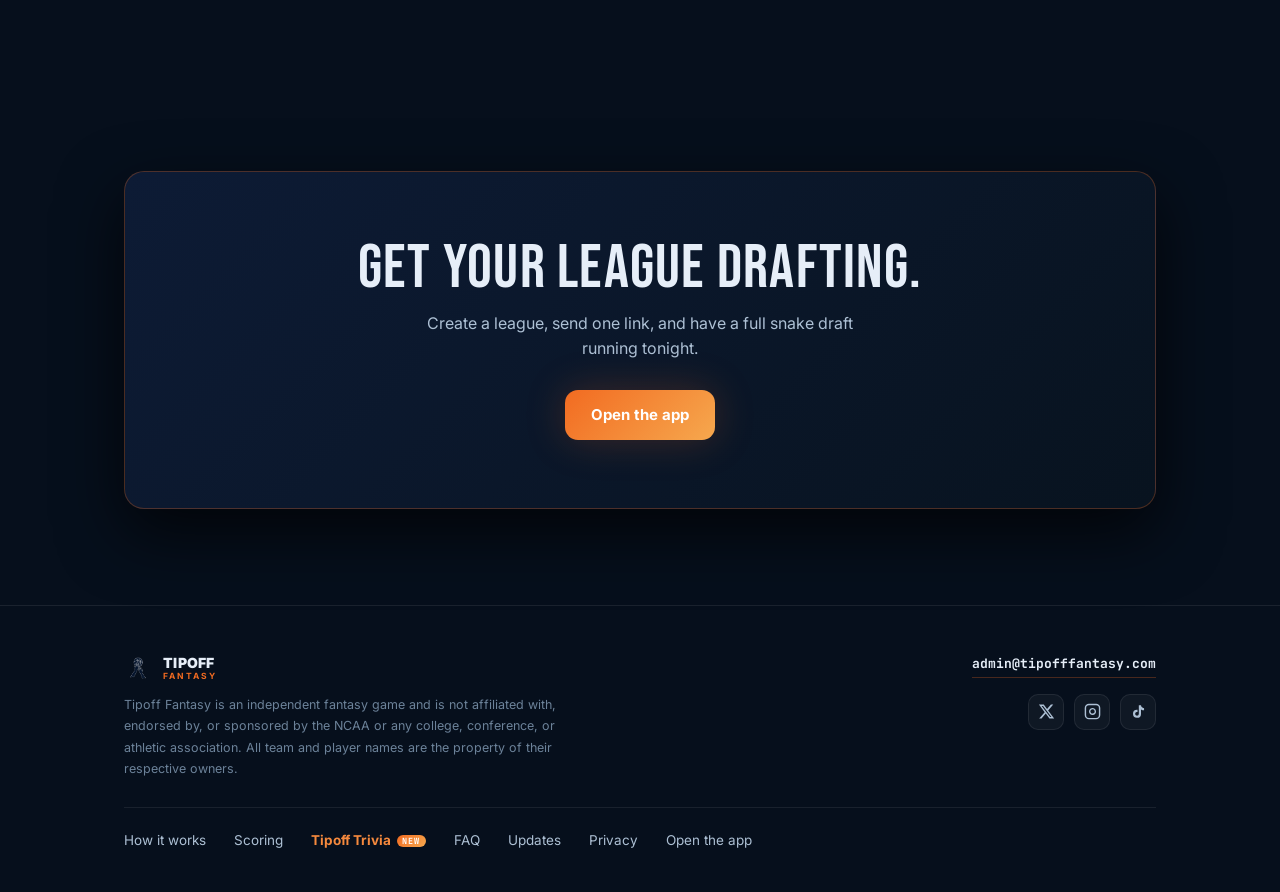
<file: scoring.html>
<!DOCTYPE html>
<html lang="en">

<head>
  <meta charset="UTF-8" />
  <script>
    /* Clear the old app service worker + caches left over from when the app
       was served at tipofffantasy.com. */
    (function () {
      if (!('serviceWorker' in navigator)) return;
      navigator.serviceWorker.getRegistrations()
        .then(function (regs) { regs.forEach(function (r) { r.unregister(); }); })
        .catch(function () {});
      if (window.caches && caches.keys) {
        caches.keys()
          .then(function (keys) { keys.forEach(function (k) { caches.delete(k); }); })
          .catch(function () {});
      }
    })();
  </script>
  <script>
    /* Mark the document JS-capable before first paint. Reveal styles are
       scoped to html.js, so a JS failure renders the page fully visible
       rather than blank. Fail open, never closed. */
    document.documentElement.className += ' js';
  </script>
  <meta name="viewport" content="width=device-width, initial-scale=1.0, viewport-fit=cover" />
  <title>Tipoff Fantasy scoring | Five categories, your weights</title>
  <meta name="description" content="Points, rebounds, assists, steals and blocks convert to fantasy points using weights your commissioner controls." />
  <meta name="theme-color" content="#060f1c" />
  <link rel="canonical" href="https://tipofffantasy.com/scoring.html" />

  <!-- Favicons MUST be served from this same host or Google shows a globe -->
  <link rel="icon" href="/favicon.ico" sizes="any" />
  <link rel="icon" type="image/png" sizes="16x16" href="/favicon-16.png" />
  <link rel="icon" type="image/png" sizes="32x32" href="/favicon-32.png" />
  <link rel="icon" type="image/png" sizes="48x48" href="/favicon-48.png" />
  <link rel="apple-touch-icon" href="/apple-touch-icon.png" />

  <meta property="og:title" content="Tipoff Fantasy scoring | Five categories, your weights" />
  <meta property="og:description" content="Points, rebounds, assists, steals and blocks convert to fantasy points using weights your commissioner controls." />
  <meta property="og:type" content="website" />
  <meta property="og:url" content="https://tipofffantasy.com/scoring.html" />
  <meta property="og:image" content="https://tipofffantasy.com/logo-icon.png" />
  <meta property="og:image:alt" content="Tipoff Fantasy logo" />
  <meta property="og:site_name" content="Tipoff Fantasy" />

  <meta name="twitter:card" content="summary_large_image" />
  <meta name="twitter:title" content="Tipoff Fantasy scoring | Five categories, your weights" />
  <meta name="twitter:description" content="Points, rebounds, assists, steals and blocks convert to fantasy points using weights your commissioner controls." />
  <meta name="twitter:image" content="https://tipofffantasy.com/logo-icon.png" />

  <link rel="preconnect" href="https://fonts.googleapis.com" />
  <link rel="preconnect" href="https://fonts.gstatic.com" crossorigin />
  <link href="https://fonts.googleapis.com/css2?family=Inter:wght@400;500;600;700;800;900&family=Bebas+Neue&family=JetBrains+Mono:wght@500;700&display=swap" rel="stylesheet" />
  <link rel="stylesheet" href="styles.css" />
  <!-- PostHog analytics (same project as app.tipofffantasy.com) -->
  <script>
    (function (d, ph) {
      if (ph.__SV) return;
      window.posthog = ph;
      ph._i = [];
      ph.init = function (token, config, name) {
        var target = name !== undefined ? (ph[name] = []) : ph;
        target.people = target.people || [];
        ['capture', 'identify', 'register', 'register_once', 'unregister', 'reset', 'set_config', 'opt_in_capturing', 'opt_out_capturing'].forEach(function (m) {
          target[m] = function () { target.push([m].concat(Array.prototype.slice.call(arguments, 0))); };
        });
        var s = d.createElement('script');
        s.type = 'text/javascript';
        s.async = true;
        s.src = config.api_host.replace('.i.posthog.com', '-assets.i.posthog.com') + '/static/array.js';
        d.head.appendChild(s);
        ph._i.push([token, config, name]);
      };
      ph.__SV = 1;
    })(document, window.posthog || []);
    posthog.init('phc_uhwDxyvSkFTiKU4M6USyGoadFtuqXMWSo6fP93nyQhzU', {
      api_host: 'https://us.i.posthog.com',
      defaults: '2026-01-30',
      person_profiles: 'identified_only'
    });
  </script>
</head>

<body>

  <a class="skip" href="#main">Skip to content</a>

  <a class="trv-bar" href="https://trivia.tipofffantasy.com/" aria-label="Tipoff Trivia: play today's Daily">
    <span class="trv-bar-inner">
      <span class="trv-bar-tag">New</span>
      <span class="trv-bar-name">Tipoff Trivia</span>
      <span class="trv-bar-sep" aria-hidden="true"></span>
      <span class="trv-bar-long">Seven college basketball prompts a day. The deeper the answer, the more it scores.</span>
      <span class="trv-bar-cta">Play today's Daily<svg viewBox="0 0 16 16" width="12" height="12" aria-hidden="true"><path d="M3 8h9M8.5 4.5 12 8l-3.5 3.5" fill="none" stroke="currentColor" stroke-width="1.8" stroke-linecap="round" stroke-linejoin="round"/></svg></span>
    </span>
  </a>

  <nav class="nav">
    <div class="wrap nav-inner">
      <a class="nav-brand" href="index.html" aria-label="Tipoff Fantasy home">
        <img src="logo-icon.png" alt="" width="34" height="34" />
        <span class="nav-brand-text"><strong>TIPOFF</strong><small>FANTASY</small></span>
      </a>
      <div class="nav-links">
        <a href="trivia.html" class="nav-trivia"><span class="nav-trivia-dot" aria-hidden="true"></span>Trivia<span class="nav-trivia-new">New</span></a>
        <a href="why.html">Why it exists</a>
        <a href="how.html">How it works</a>
        <a href="inside.html">Inside the app</a>
        <a href="scoring.html" class="active">Scoring</a>
        <a href="faq.html">FAQ</a>
        <a href="updates.html">Updates</a>
      </div>
      <button class="nav-toggle" id="navToggle" aria-label="Open menu"
        aria-expanded="false" aria-controls="mobileMenu">
        <span></span><span></span><span></span>
      </button>
      <a class="btn btn-primary btn-sm" href="https://app.tipofffantasy.com/">Open the app</a>
    </div>
  </nav>

  <!-- Mobile menu. Below 700px the nav links are hidden and this panel
       is the only way to reach the rest of the site. -->
  <div class="mobile-menu" id="mobileMenu" hidden>
    <div class="mm-inner">
      <a href="index.html">Home</a>
      <a href="trivia.html" class="mm-trivia">Tipoff Trivia<span class="nav-trivia-new">New</span></a>
      <a href="why.html">Why it exists</a>
      <a href="how.html">How it works</a>
      <a href="inside.html">Inside the app</a>
      <a href="scoring.html">Scoring</a>
      <a href="faq.html">FAQ</a>
      <a href="updates.html">Updates</a>
      <a href="privacy.html">Privacy</a>
      <a class="btn btn-primary mm-cta" href="https://app.tipofffantasy.com/">Open the app</a>
    </div>
  </div>

  <main id="main">
    <section class="section" id="scoring">
      <div class="wrap">
        <div class="section-head reveal">
          <span class="eyebrow">Scoring</span>
          <h2 class="display">Five categories. Your weights.</h2>
        </div>

        <div class="scoring-wrap">
          <div>
            <p class="lede" style="margin-bottom:18px;">
              Every stat line your players produce converts into fantasy points using the weights your
              commissioner sets. These are the defaults. Assists and defense are worth more than raw
              scoring, so the twenty-point guard who does nothing else isn't an automatic first-rounder.
            </p>
            <p class="lede">
              Any category can be switched off entirely. A league that only counts rebounds and blocks
              is a completely different draft.
            </p>
            <div class="formula">
              FPTS = (PTS × <b>1.0</b>) + (REB × <b>1.2</b>) + (AST × <b>1.5</b>) + (STL × <b>2.0</b>) + (BLK ×
              <b>2.0</b>)
            </div>
          </div>

          <div class="score-table">
            <div class="score-row">
              <div class="score-name">Points<small>PTS</small></div>
              <div class="score-weight">1.0×</div>
            </div>
            <div class="score-row">
              <div class="score-name">Rebounds<small>REB</small></div>
              <div class="score-weight">1.2×</div>
            </div>
            <div class="score-row">
              <div class="score-name">Assists<small>AST</small></div>
              <div class="score-weight">1.5×</div>
            </div>
            <div class="score-row">
              <div class="score-name">Steals<small>STL</small></div>
              <div class="score-weight">2.0×</div>
            </div>
            <div class="score-row">
              <div class="score-name">Blocks<small>BLK</small></div>
              <div class="score-weight">2.0×</div>
            </div>
          </div>
        </div>
      </div>
    </section>

    <!-- The five categories and weights are identical in both modes.
         What differs is how points accumulate, which is the whole
         difference between the two games. -->
    <section class="section" id="season-scoring">
      <div class="wrap">
        <div class="section-head reveal">
          <span class="eyebrow">Season mode · Preview</span>
          <h2 class="display">Same categories. Different clock.</h2>
          <p class="lede">A regular-season league uses the five categories above with the same
            weights. What changes is when a score stops counting.</p>
        </div>

        <div class="versus">
          <div class="vs-card dim">
            <div class="vs-label">Tournament</div>
            <h3>One running total</h3>
            <p>Every game your players play adds to a single score. A player stops scoring when his
              team is knocked out, so the event is one cumulative race and the manager who drafted
              the deepest run wins.</p>
          </div>
          <div class="vs-card hot">
            <div class="vs-label">Regular season</div>
            <h3>A fresh score every week</h3>
            <p>Each week is its own contest against one opponent. Five starters, each playing one to
              three games. After every game you either <strong>lock</strong> that score for the week
              or <strong>pass</strong> and take his next game instead. A slot you never lock takes
              the most recent game automatically.</p>
          </div>
        </div>

        <div class="note">
          <p><strong>Why locking matters.</strong> A guard who drops 28 on Monday and 6 on Saturday
            is worth 28 or 6 depending entirely on whether you locked him. It is the one decision
            the format asks of you every week, and it is why two managers with identical rosters
            finish with different scores.</p>
        </div>
      </div>
    </section>

    <section class="section">
      <div class="wrap">
        <div class="cta reveal">
          <h2 class="display">Get your league drafting.</h2>
          <p>Create a league, send one link, and have a full snake draft running tonight.</p>
          <a class="btn btn-primary" href="https://app.tipofffantasy.com/">Open the app</a>
        </div>
      </div>
    </section>
  </main>

  <footer>
    <div class="wrap foot-inner">
      <div>
        <div class="foot-brand">
          <img src="logo-icon.png" alt="" width="28" height="28" />
          <span class="foot-brand-text"><strong>TIPOFF</strong><small>FANTASY</small></span>
        </div>
        <p class="foot-legal" style="margin-top:12px;">
          Tipoff Fantasy is an independent fantasy game and is not affiliated with, endorsed by, or
          sponsored by the NCAA or any college, conference, or athletic association. All team and
          player names are the property of their respective owners.
        </p>
      </div>
      <div class="foot-right">
        <div class="foot-links">
          <a href="how.html">How it works</a>
          <a href="scoring.html">Scoring</a>
          <a href="trivia.html" class="foot-trivia">Tipoff Trivia<span class="nav-trivia-new">New</span></a>
          <a href="faq.html">FAQ</a>
          <a href="updates.html">Updates</a>
          <a href="privacy.html">Privacy</a>
          <a href="https://app.tipofffantasy.com/">Open the app</a>
        </div>
        <a class="foot-email" href="mailto:admin@tipofffantasy.com">admin@tipofffantasy.com</a>
        <div class="foot-socials">
          <a class="foot-social" href="https://x.com/tipofffantasy" target="_blank" rel="noopener noreferrer" aria-label="Tipoff Fantasy on X">
            <svg viewBox="0 0 24 24" fill="currentColor" aria-hidden="true"><path d="M18.244 2.25h3.308l-7.227 8.26 8.502 11.24H16.17l-5.214-6.817L4.99 21.75H1.68l7.73-8.835L1.254 2.25H8.08l4.713 6.231zm-1.161 17.52h1.833L7.084 4.126H5.117z"/></svg>
          </a>
          <a class="foot-social" href="https://www.instagram.com/playtipoff/" target="_blank" rel="noopener noreferrer" aria-label="Tipoff Fantasy on Instagram">
            <svg viewBox="0 0 24 24" fill="none" stroke="currentColor" stroke-width="2" aria-hidden="true"><rect x="2" y="2" width="20" height="20" rx="5" ry="5"/><path d="M16 11.37A4 4 0 1 1 12.63 8 4 4 0 0 1 16 11.37z"/><line x1="17.5" y1="6.5" x2="17.51" y2="6.5"/></svg>
          </a>
          <a class="foot-social" href="https://www.tiktok.com/@tipofffantasy" target="_blank" rel="noopener noreferrer" aria-label="Tipoff Fantasy on TikTok">
            <svg viewBox="0 0 24 24" fill="currentColor" aria-hidden="true"><path d="M16.6 5.82A4.28 4.28 0 0 1 15.54 3h-3.09v12.4a2.59 2.59 0 0 1-2.59 2.5 2.59 2.59 0 1 1 .77-5.06V9.68a5.67 5.67 0 0 0-.77-.05A5.66 5.66 0 1 0 15.54 15.4V9.01a7.35 7.35 0 0 0 4.3 1.38V7.3a4.28 4.28 0 0 1-3.24-1.48z"/></svg>
          </a>
        </div>
      </div>
    </div>
  </footer>

  <script src="site.js" defer></script>

</body>

</html>
</file>
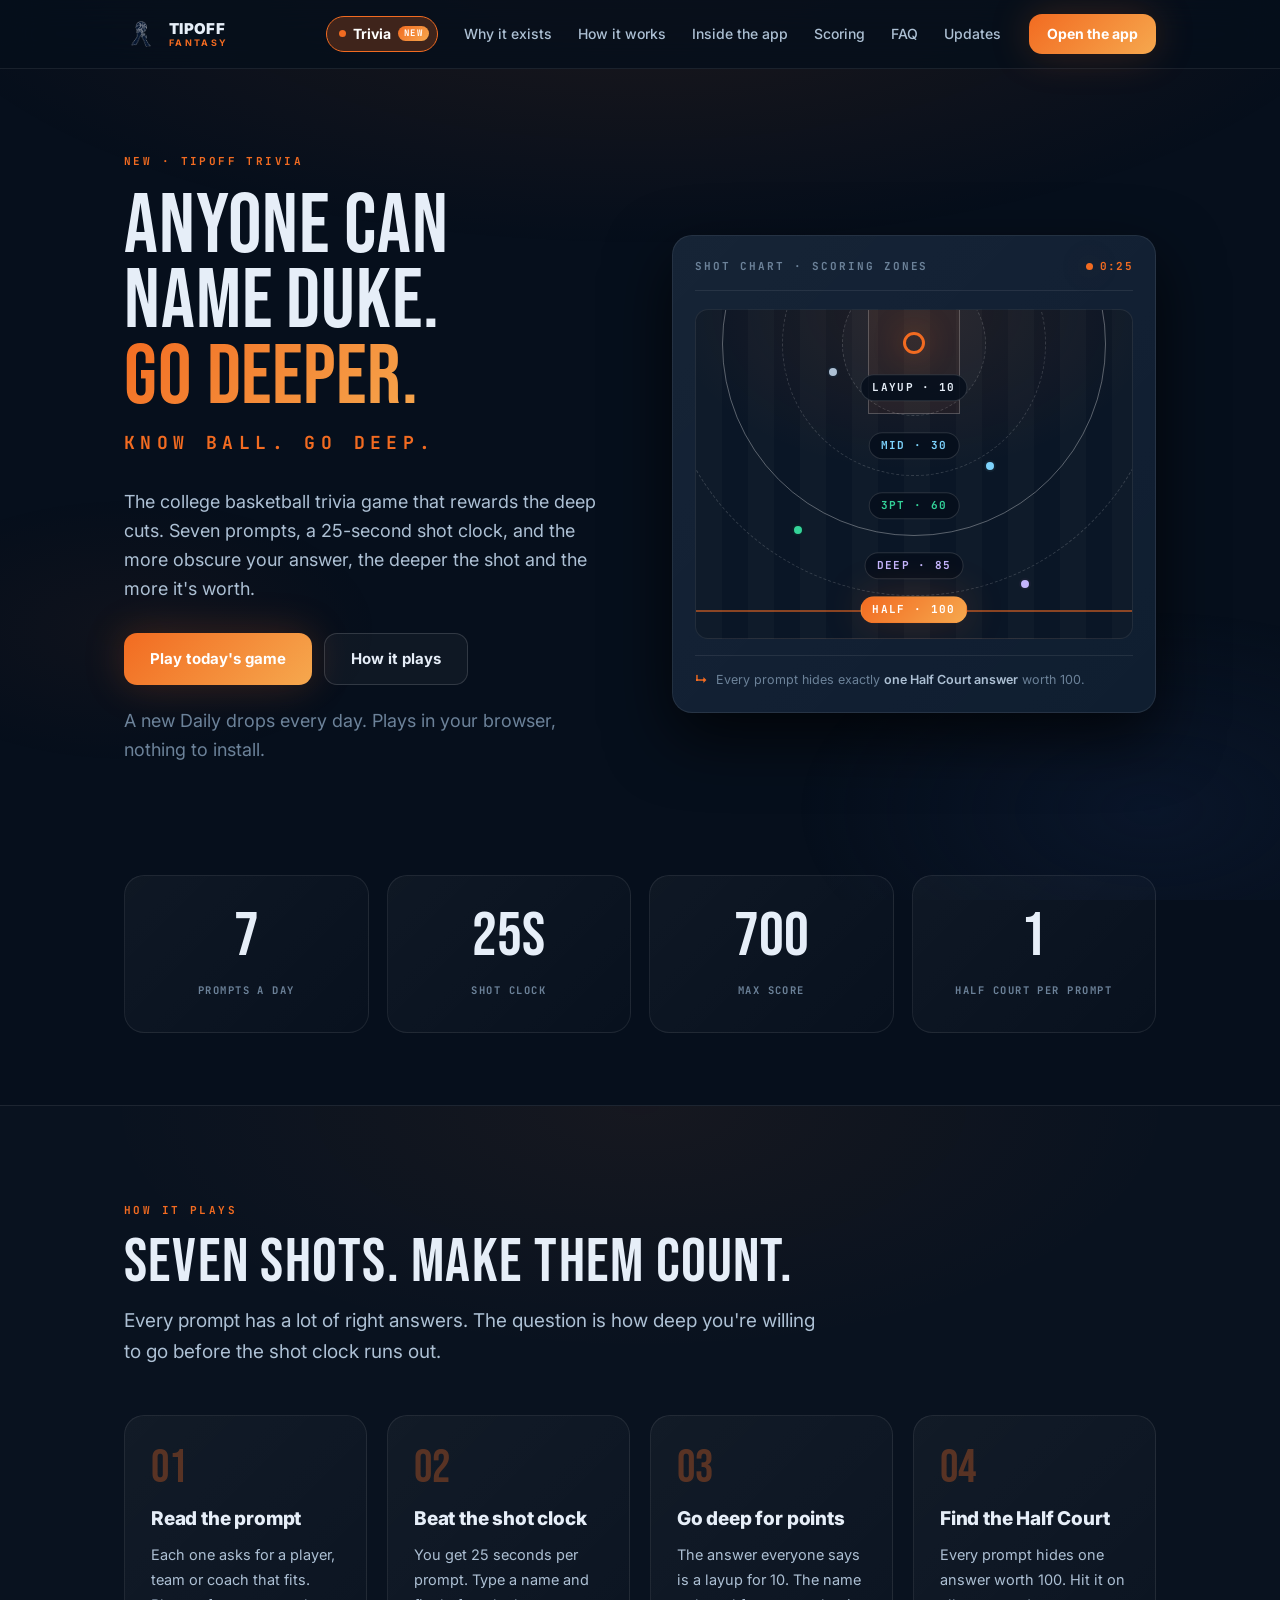
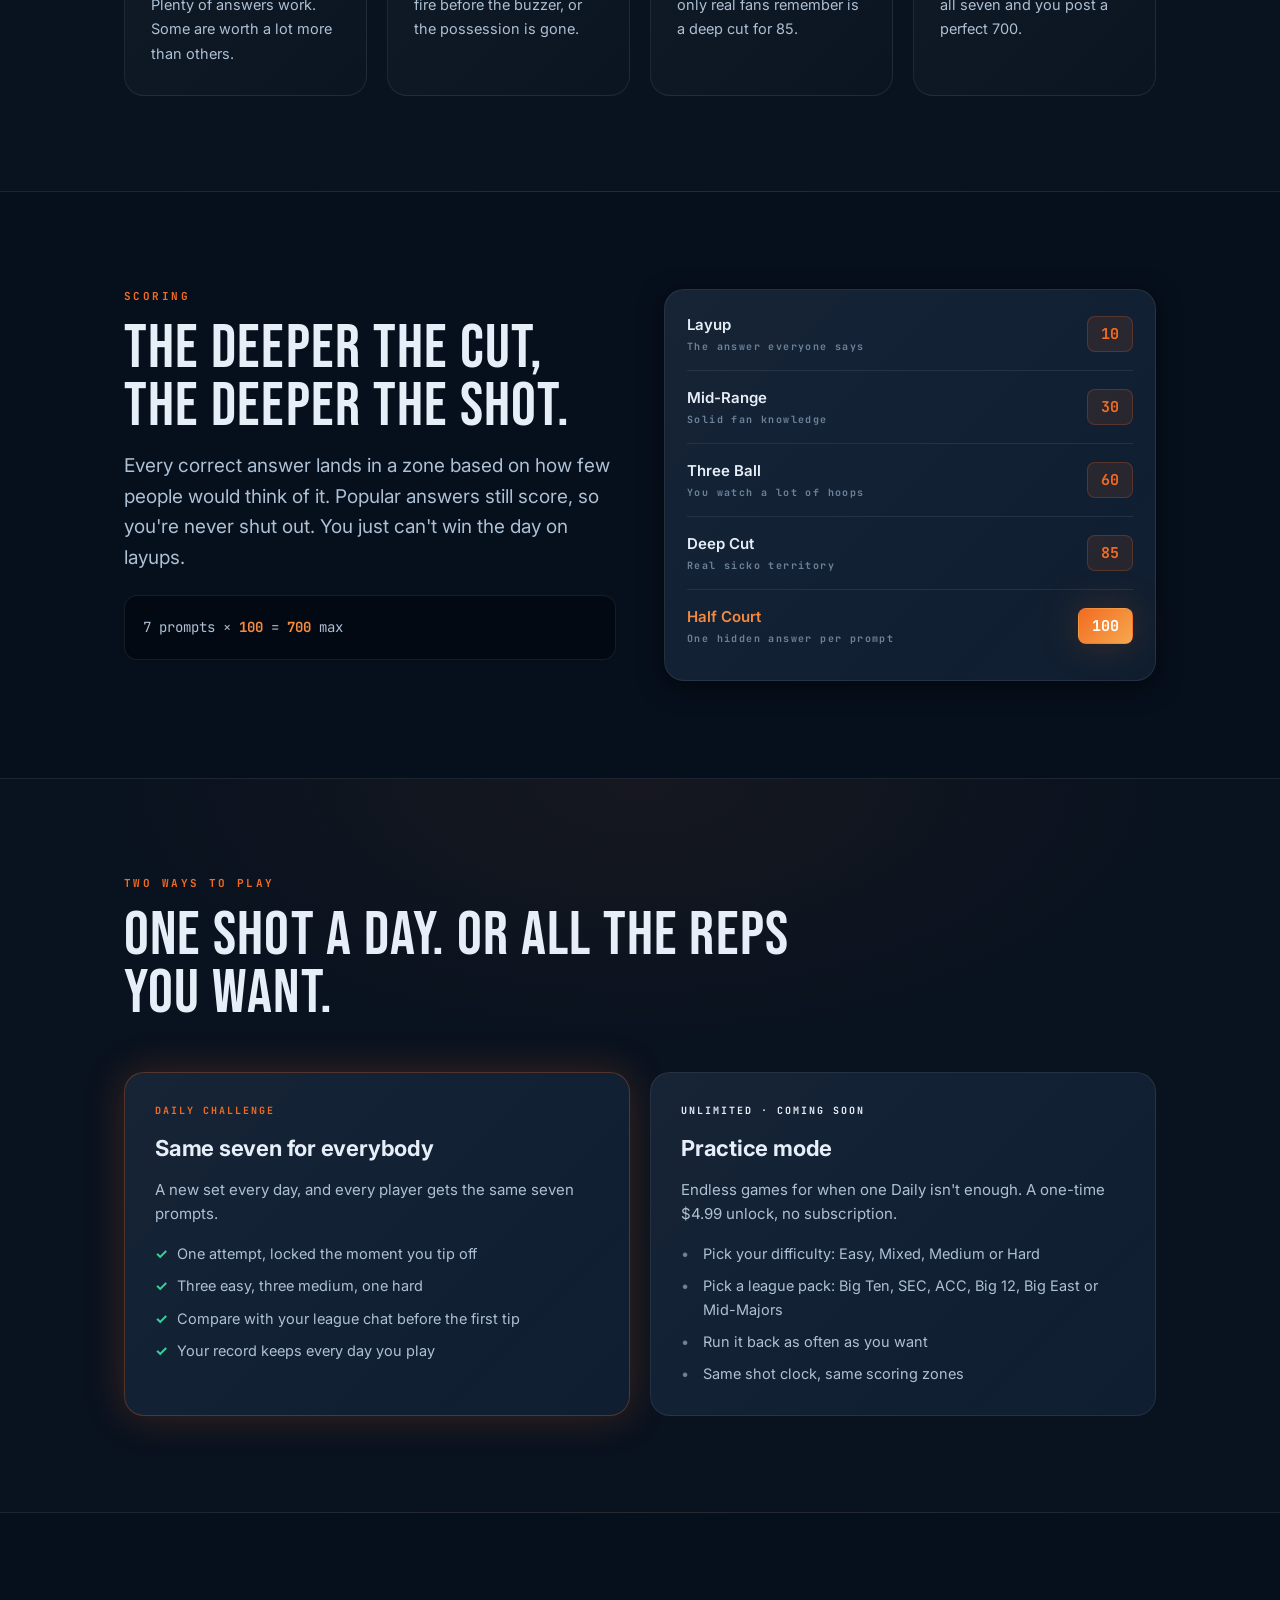
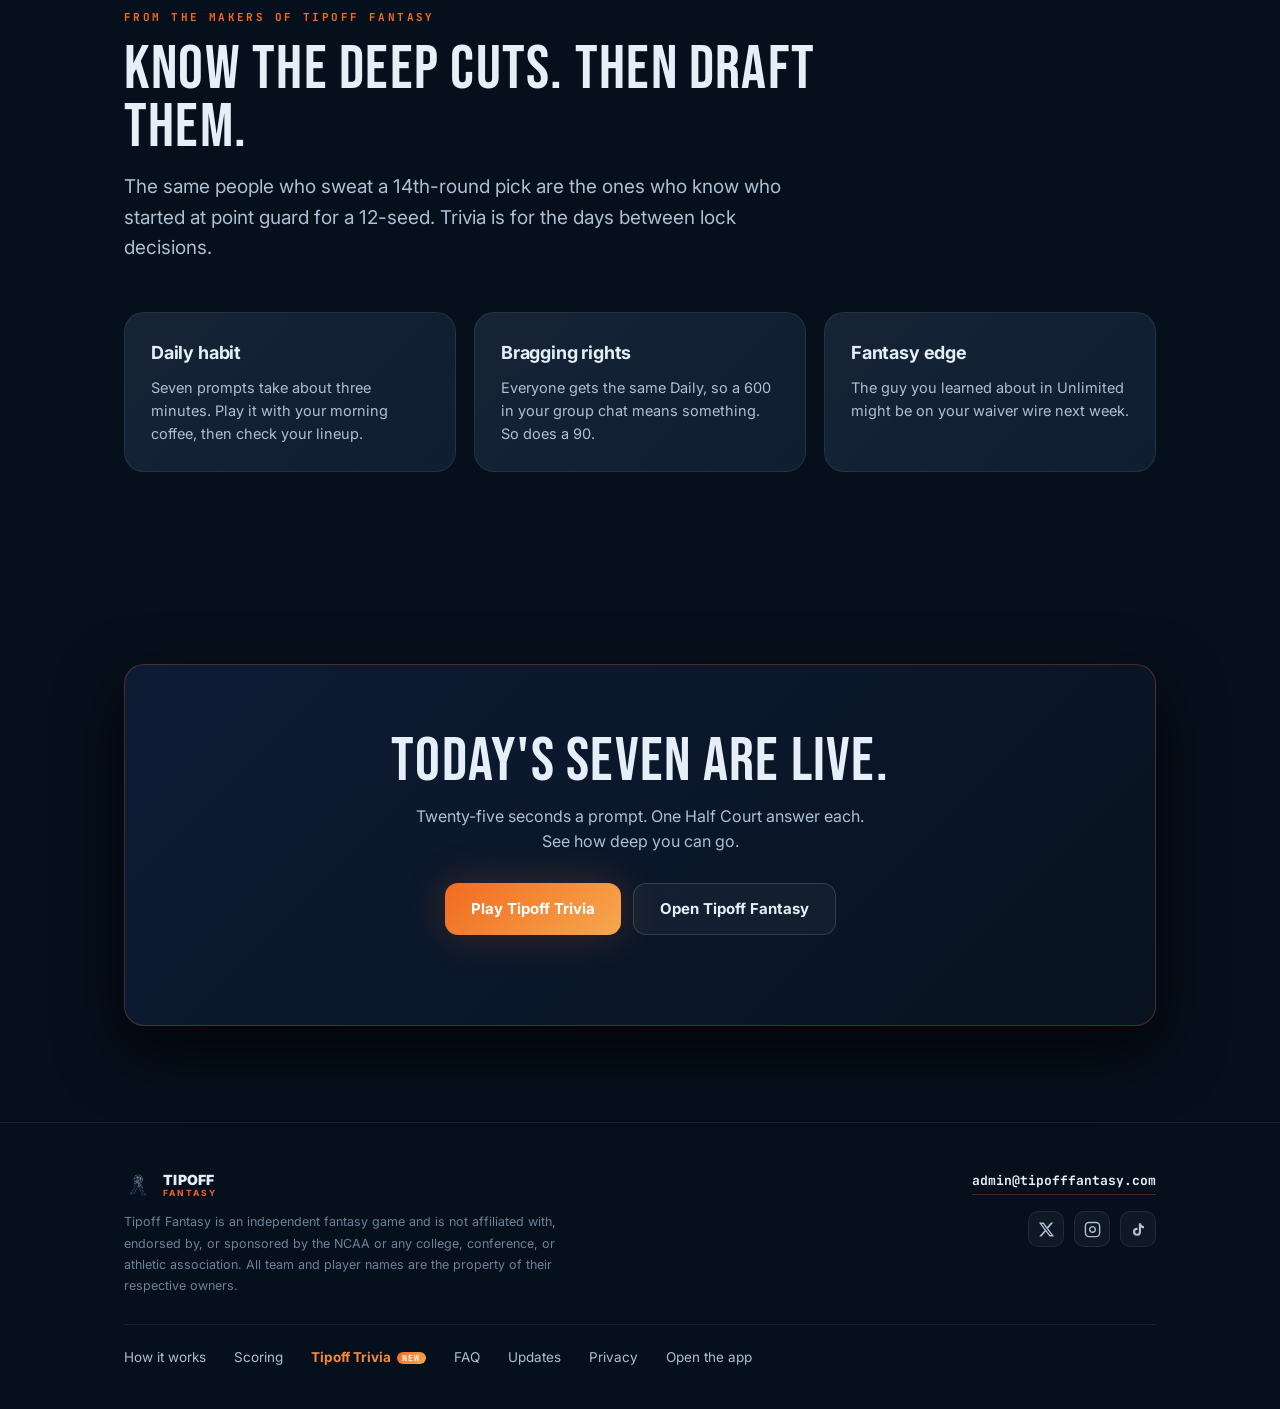
<file: trivia.html>
<!DOCTYPE html>
<html lang="en">

<head>
  <meta charset="UTF-8" />
  <script>
    /* Clear the old app service worker + caches left over from when the app
       was served at tipofffantasy.com. */
    (function () {
      if (!('serviceWorker' in navigator)) return;
      navigator.serviceWorker.getRegistrations()
        .then(function (regs) { regs.forEach(function (r) { r.unregister(); }); })
        .catch(function () {});
      if (window.caches && caches.keys) {
        caches.keys()
          .then(function (keys) { keys.forEach(function (k) { caches.delete(k); }); })
          .catch(function () {});
      }
    })();
  </script>
  <script>
    /* Mark the document JS-capable before first paint. Reveal styles are
       scoped to html.js, so a JS failure renders the page fully visible
       rather than blank. Fail open, never closed. */
    document.documentElement.className += ' js';
  </script>
  <meta name="viewport" content="width=device-width, initial-scale=1.0, viewport-fit=cover" />
  <title>Tipoff Trivia | College basketball trivia that rewards the deep cuts</title>
  <meta name="description" content="Seven prompts, a 25-second shot clock, and the more obscure your answer, the more it's worth. A new Daily every day from the makers of Tipoff Fantasy." />
  <meta name="theme-color" content="#060f1c" />
  <link rel="canonical" href="https://tipofffantasy.com/trivia.html" />

  <!-- Favicons MUST be served from this same host or Google shows a globe -->
  <link rel="icon" href="/favicon.ico" sizes="any" />
  <link rel="icon" type="image/png" sizes="16x16" href="/favicon-16.png" />
  <link rel="icon" type="image/png" sizes="32x32" href="/favicon-32.png" />
  <link rel="icon" type="image/png" sizes="48x48" href="/favicon-48.png" />
  <link rel="apple-touch-icon" href="/apple-touch-icon.png" />

  <meta property="og:title" content="Tipoff Trivia | College basketball trivia that rewards the deep cuts" />
  <meta property="og:description" content="Seven prompts, a 25-second shot clock, and the more obscure your answer, the more it's worth. A new Daily every day from the makers of Tipoff Fantasy." />
  <meta property="og:type" content="website" />
  <meta property="og:url" content="https://tipofffantasy.com/trivia.html" />
  <meta property="og:image" content="https://tipofffantasy.com/logo-icon.png" />
  <meta property="og:image:alt" content="Tipoff Fantasy logo" />
  <meta property="og:site_name" content="Tipoff Fantasy" />

  <meta name="twitter:card" content="summary_large_image" />
  <meta name="twitter:title" content="Tipoff Trivia | College basketball trivia that rewards the deep cuts" />
  <meta name="twitter:description" content="Seven prompts, a 25-second shot clock, and the more obscure your answer, the more it's worth. A new Daily every day from the makers of Tipoff Fantasy." />
  <meta name="twitter:image" content="https://tipofffantasy.com/logo-icon.png" />

  <link rel="preconnect" href="https://fonts.googleapis.com" />
  <link rel="preconnect" href="https://fonts.gstatic.com" crossorigin />
  <link href="https://fonts.googleapis.com/css2?family=Inter:wght@400;500;600;700;800;900&family=Bebas+Neue&family=JetBrains+Mono:wght@500;700&display=swap" rel="stylesheet" />
  <link rel="stylesheet" href="styles.css" />
  <!-- PostHog analytics (same project as app.tipofffantasy.com) -->
  <script>
    (function (d, ph) {
      if (ph.__SV) return;
      window.posthog = ph;
      ph._i = [];
      ph.init = function (token, config, name) {
        var target = name !== undefined ? (ph[name] = []) : ph;
        target.people = target.people || [];
        ['capture', 'identify', 'register', 'register_once', 'unregister', 'reset', 'set_config', 'opt_in_capturing', 'opt_out_capturing'].forEach(function (m) {
          target[m] = function () { target.push([m].concat(Array.prototype.slice.call(arguments, 0))); };
        });
        var s = d.createElement('script');
        s.type = 'text/javascript';
        s.async = true;
        s.src = config.api_host.replace('.i.posthog.com', '-assets.i.posthog.com') + '/static/array.js';
        d.head.appendChild(s);
        ph._i.push([token, config, name]);
      };
      ph.__SV = 1;
    })(document, window.posthog || []);
    posthog.init('phc_uhwDxyvSkFTiKU4M6USyGoadFtuqXMWSo6fP93nyQhzU', {
      api_host: 'https://us.i.posthog.com',
      defaults: '2026-01-30',
      person_profiles: 'identified_only'
    });
  </script>
</head>

<body>

  <a class="skip" href="#main">Skip to content</a>

  <nav class="nav">
    <div class="wrap nav-inner">
      <a class="nav-brand" href="index.html" aria-label="Tipoff Fantasy home">
        <img src="logo-icon.png" alt="" width="34" height="34" />
        <span class="nav-brand-text"><strong>TIPOFF</strong><small>FANTASY</small></span>
      </a>
      <div class="nav-links">
        <a href="trivia.html" class="nav-trivia active" aria-current="page"><span class="nav-trivia-dot" aria-hidden="true"></span>Trivia<span class="nav-trivia-new">New</span></a>
        <a href="why.html">Why it exists</a>
        <a href="how.html">How it works</a>
        <a href="inside.html">Inside the app</a>
        <a href="scoring.html">Scoring</a>
        <a href="faq.html">FAQ</a>
        <a href="updates.html">Updates</a>
      </div>
      <button class="nav-toggle" id="navToggle" aria-label="Open menu"
        aria-expanded="false" aria-controls="mobileMenu">
        <span></span><span></span><span></span>
      </button>
      <a class="btn btn-primary btn-sm" href="https://app.tipofffantasy.com/">Open the app</a>
    </div>
  </nav>

  <!-- Mobile menu. Below 700px the nav links are hidden and this panel
       is the only way to reach the rest of the site. -->
  <div class="mobile-menu" id="mobileMenu" hidden>
    <div class="mm-inner">
      <a href="index.html">Home</a>
      <a href="trivia.html" class="mm-trivia">Tipoff Trivia<span class="nav-trivia-new">New</span></a>
      <a href="why.html">Why it exists</a>
      <a href="how.html">How it works</a>
      <a href="inside.html">Inside the app</a>
      <a href="scoring.html">Scoring</a>
      <a href="faq.html">FAQ</a>
      <a href="updates.html">Updates</a>
      <a href="privacy.html">Privacy</a>
      <a class="btn btn-primary mm-cta" href="https://app.tipofffantasy.com/">Open the app</a>
    </div>
  </div>

  <main id="main">

    <!-- ══ HERO ══════════════════════════════════════════════
         Tipoff Trivia lives at trivia.tipofffantasy.com. This page
         sells it to people who already know Tipoff Fantasy, and
         sends them straight to today's daily game.
    ══════════════════════════════════════════════════════════ -->
    <header class="hero trv-hero" id="top">
      <div class="wrap hero-grid">
        <div>
          <span class="eyebrow">New · Tipoff Trivia</span>
          <h1 class="trv-h1">Anyone can name Duke.<br /><em>Go deeper.</em></h1>
          <p class="hero-tag">Know ball. Go deep.</p>
          <p>
            The college basketball trivia game that rewards the deep cuts. Seven prompts,
            a 25-second shot clock, and the more obscure your answer, the deeper the shot
            and the more it's worth.
          </p>
          <div class="hero-actions">
            <a class="btn btn-primary" href="https://trivia.tipofffantasy.com/">Play today's game</a>
            <a class="btn btn-ghost" href="#how">How it plays</a>
          </div>
          <p class="hero-note">A new Daily drops every day. Plays in your browser, nothing to install.</p>
        </div>

        <!-- SIGNATURE ELEMENT: the shot chart. Each ring is a scoring
             zone; the farther out your answer lands, the more it's worth. -->
        <figure class="court" role="img"
          aria-label="Shot chart showing the five scoring zones: Layup 10, Mid-Range 30, Three Ball 60, Deep Cut 85 and Half Court 100">
          <div class="court-head">
            <span class="board-title">Shot chart · Scoring zones</span>
            <span class="board-clock"><i class="dot" aria-hidden="true"></i>0:25</span>
          </div>
          <div class="court-floor" aria-hidden="true">
            <span class="court-ring r5"></span>
            <span class="court-ring r4"></span>
            <span class="court-ring r3"></span>
            <span class="court-ring r2"></span>
            <span class="court-ring r1"></span>
            <span class="court-lane"></span>
            <span class="court-rim"></span>
            <span class="court-zone z1">Layup · 10</span>
            <span class="court-zone z2">Mid · 30</span>
            <span class="court-zone z3">3PT · 60</span>
            <span class="court-zone z4">Deep · 85</span>
            <span class="court-zone z5">Half · 100</span>
            <i class="court-shot s1"></i><i class="court-shot s2"></i><i class="court-shot s3"></i><i class="court-shot s4"></i>
          </div>
          <figcaption class="board-foot">
            <span class="snake-arrow" aria-hidden="true">↳</span>
            <span>Every prompt hides exactly <b>one Half Court answer</b> worth 100.</span>
          </figcaption>
        </figure>
      </div>
    </header>

    <!-- ══ NUMBERS ══════════════════════════════════════════ -->
    <section class="section trv-tight">
      <div class="wrap">
        <div class="stats reveal">
          <div class="stat"><span class="stat-num" data-count-to="7">7</span><span class="stat-lbl">Prompts a day</span></div>
          <div class="stat"><span class="stat-num"><span data-count-to="25">25</span>s</span><span class="stat-lbl">Shot clock</span></div>
          <div class="stat"><span class="stat-num" data-count-to="700">700</span><span class="stat-lbl">Max score</span></div>
          <div class="stat"><span class="stat-num" data-count-to="1">1</span><span class="stat-lbl">Half Court per prompt</span></div>
        </div>
      </div>
    </section>

    <!-- ══ HOW IT PLAYS ═════════════════════════════════════ -->
    <section class="section section--tint" id="how">
      <div class="wrap">
        <div class="section-head reveal">
          <span class="eyebrow">How it plays</span>
          <h2 class="display">Seven shots. Make them count.</h2>
          <p class="lede">Every prompt has a lot of right answers. The question is how deep you're willing to go
            before the shot clock runs out.</p>
        </div>
        <div class="hiw-steps">
          <div class="hiw-step reveal" data-reveal-delay="0">
            <span class="hiw-num">01</span>
            <h3>Read the prompt</h3>
            <p>Each one asks for a player, team or coach that fits. Plenty of answers work. Some are worth a lot more than others.</p>
          </div>
          <div class="hiw-step reveal" data-reveal-delay="90">
            <span class="hiw-num">02</span>
            <h3>Beat the shot clock</h3>
            <p>You get 25 seconds per prompt. Type a name and fire before the buzzer, or the possession is gone.</p>
          </div>
          <div class="hiw-step reveal" data-reveal-delay="180">
            <span class="hiw-num">03</span>
            <h3>Go deep for points</h3>
            <p>The answer everyone says is a layup for 10. The name only real fans remember is a deep cut for 85.</p>
          </div>
          <div class="hiw-step reveal" data-reveal-delay="270">
            <span class="hiw-num">04</span>
            <h3>Find the Half Court</h3>
            <p>Every prompt hides one answer worth 100. Hit it on all seven and you post a perfect 700.</p>
          </div>
        </div>
      </div>
    </section>

    <!-- ══ SCORING ZONES ════════════════════════════════════ -->
    <section class="section" id="zones">
      <div class="wrap scoring-wrap">
        <div class="reveal">
          <span class="eyebrow">Scoring</span>
          <h2 class="display">The deeper the cut, the deeper the shot.</h2>
          <p class="lede">Every correct answer lands in a zone based on how few people would think of it.
            Popular answers still score, so you're never shut out. You just can't win the day on layups.</p>
          <div class="formula formula--lg" style="margin-top:22px;">7 prompts × <b>100</b> = <b>700</b> max</div>
        </div>
        <div class="score-table reveal" data-reveal-delay="120">
          <div class="score-row"><span class="score-name">Layup<small>The answer everyone says</small></span><span class="score-weight">10</span></div>
          <div class="score-row"><span class="score-name">Mid-Range<small>Solid fan knowledge</small></span><span class="score-weight">30</span></div>
          <div class="score-row"><span class="score-name">Three Ball<small>You watch a lot of hoops</small></span><span class="score-weight">60</span></div>
          <div class="score-row"><span class="score-name">Deep Cut<small>Real sicko territory</small></span><span class="score-weight">85</span></div>
          <div class="score-row trv-half"><span class="score-name">Half Court<small>One hidden answer per prompt</small></span><span class="score-weight">100</span></div>
        </div>
      </div>
    </section>

    <!-- ══ TWO WAYS TO PLAY ════════════════════════════════ -->
    <section class="section section--tint" id="modes">
      <div class="wrap">
        <div class="section-head reveal">
          <span class="eyebrow">Two ways to play</span>
          <h2 class="display">One shot a day. Or all the reps you want.</h2>
        </div>
        <div class="versus">
          <div class="vs-card hot reveal">
            <div class="vs-label">Daily Challenge</div>
            <h3>Same seven for everybody</h3>
            <p>A new set every day, and every player gets the same seven prompts.</p>
            <ul class="vs-list">
              <li>One attempt, locked the moment you tip off</li>
              <li>Three easy, three medium, one hard</li>
              <li>Compare with your league chat before the first tip</li>
              <li>Your record keeps every day you play</li>
            </ul>
          </div>
          <div class="vs-card reveal" data-reveal-delay="110">
            <div class="vs-label">Unlimited · Coming soon</div>
            <h3>Practice mode</h3>
            <p>Endless games for when one Daily isn't enough. A one-time $4.99 unlock, no subscription.</p>
            <ul class="vs-list">
              <li>Pick your difficulty: Easy, Mixed, Medium or Hard</li>
              <li>Pick a league pack: Big Ten, SEC, ACC, Big 12, Big East or Mid-Majors</li>
              <li>Run it back as often as you want</li>
              <li>Same shot clock, same scoring zones</li>
            </ul>
          </div>
        </div>
      </div>
    </section>

    <!-- ══ TIE-IN ═══════════════════════════════════════════ -->
    <section class="section" id="fantasy">
      <div class="wrap">
        <div class="section-head reveal">
          <span class="eyebrow">From the makers of Tipoff Fantasy</span>
          <h2 class="display">Know the deep cuts. Then draft them.</h2>
          <p class="lede">The same people who sweat a 14th-round pick are the ones who know who started at
            point guard for a 12-seed. Trivia is for the days between lock decisions.</p>
        </div>
        <div class="features">
          <article class="feat reveal" data-reveal-delay="0">
            <h3>Daily habit</h3>
            <p>Seven prompts take about three minutes. Play it with your morning coffee, then check your lineup.</p>
          </article>
          <article class="feat reveal" data-reveal-delay="110">
            <h3>Bragging rights</h3>
            <p>Everyone gets the same Daily, so a 600 in your group chat means something. So does a 90.</p>
          </article>
          <article class="feat reveal" data-reveal-delay="220">
            <h3>Fantasy edge</h3>
            <p>The guy you learned about in Unlimited might be on your waiver wire next week.</p>
          </article>
        </div>
      </div>
    </section>

    <!-- ══ CTA ══════════════════════════════════════════════ -->
    <section class="section">
      <div class="wrap">
        <div class="cta reveal">
          <h2 class="display">Today's seven are live.</h2>
          <p>Twenty-five seconds a prompt. One Half Court answer each. See how deep you can go.</p>
          <div class="hero-actions" style="justify-content:center;">
            <a class="btn btn-primary" href="https://trivia.tipofffantasy.com/">Play Tipoff Trivia</a>
            <a class="btn btn-ghost" href="https://app.tipofffantasy.com/">Open Tipoff Fantasy</a>
          </div>
        </div>
      </div>
    </section>
  </main>

  <footer>
    <div class="wrap foot-inner">
      <div>
        <div class="foot-brand">
          <img src="logo-icon.png" alt="" width="28" height="28" />
          <span class="foot-brand-text"><strong>TIPOFF</strong><small>FANTASY</small></span>
        </div>
        <p class="foot-legal" style="margin-top:12px;">
          Tipoff Fantasy is an independent fantasy game and is not affiliated with, endorsed by, or
          sponsored by the NCAA or any college, conference, or athletic association. All team and
          player names are the property of their respective owners.
        </p>
      </div>
      <div class="foot-right">
        <div class="foot-links">
          <a href="how.html">How it works</a>
          <a href="scoring.html">Scoring</a>
          <a href="trivia.html" class="foot-trivia">Tipoff Trivia<span class="nav-trivia-new">New</span></a>
          <a href="faq.html">FAQ</a>
          <a href="updates.html">Updates</a>
          <a href="privacy.html">Privacy</a>
          <a href="https://app.tipofffantasy.com/">Open the app</a>
        </div>
        <a class="foot-email" href="mailto:admin@tipofffantasy.com">admin@tipofffantasy.com</a>
        <div class="foot-socials">
          <a class="foot-social" href="https://x.com/tipofffantasy" target="_blank" rel="noopener noreferrer" aria-label="Tipoff Fantasy on X">
            <svg viewBox="0 0 24 24" fill="currentColor" aria-hidden="true"><path d="M18.244 2.25h3.308l-7.227 8.26 8.502 11.24H16.17l-5.214-6.817L4.99 21.75H1.68l7.73-8.835L1.254 2.25H8.08l4.713 6.231zm-1.161 17.52h1.833L7.084 4.126H5.117z"/></svg>
          </a>
          <a class="foot-social" href="https://www.instagram.com/playtipoff/" target="_blank" rel="noopener noreferrer" aria-label="Tipoff Fantasy on Instagram">
            <svg viewBox="0 0 24 24" fill="none" stroke="currentColor" stroke-width="2" aria-hidden="true"><rect x="2" y="2" width="20" height="20" rx="5" ry="5"/><path d="M16 11.37A4 4 0 1 1 12.63 8 4 4 0 0 1 16 11.37z"/><line x1="17.5" y1="6.5" x2="17.51" y2="6.5"/></svg>
          </a>
          <a class="foot-social" href="https://www.tiktok.com/@tipofffantasy" target="_blank" rel="noopener noreferrer" aria-label="Tipoff Fantasy on TikTok">
            <svg viewBox="0 0 24 24" fill="currentColor" aria-hidden="true"><path d="M16.6 5.82A4.28 4.28 0 0 1 15.54 3h-3.09v12.4a2.59 2.59 0 0 1-2.59 2.5 2.59 2.59 0 1 1 .77-5.06V9.68a5.67 5.67 0 0 0-.77-.05A5.66 5.66 0 1 0 15.54 15.4V9.01a7.35 7.35 0 0 0 4.3 1.38V7.3a4.28 4.28 0 0 1-3.24-1.48z"/></svg>
          </a>
        </div>
      </div>
    </div>
  </footer>

  <script src="site.js" defer></script>

</body>

</html>
</file>
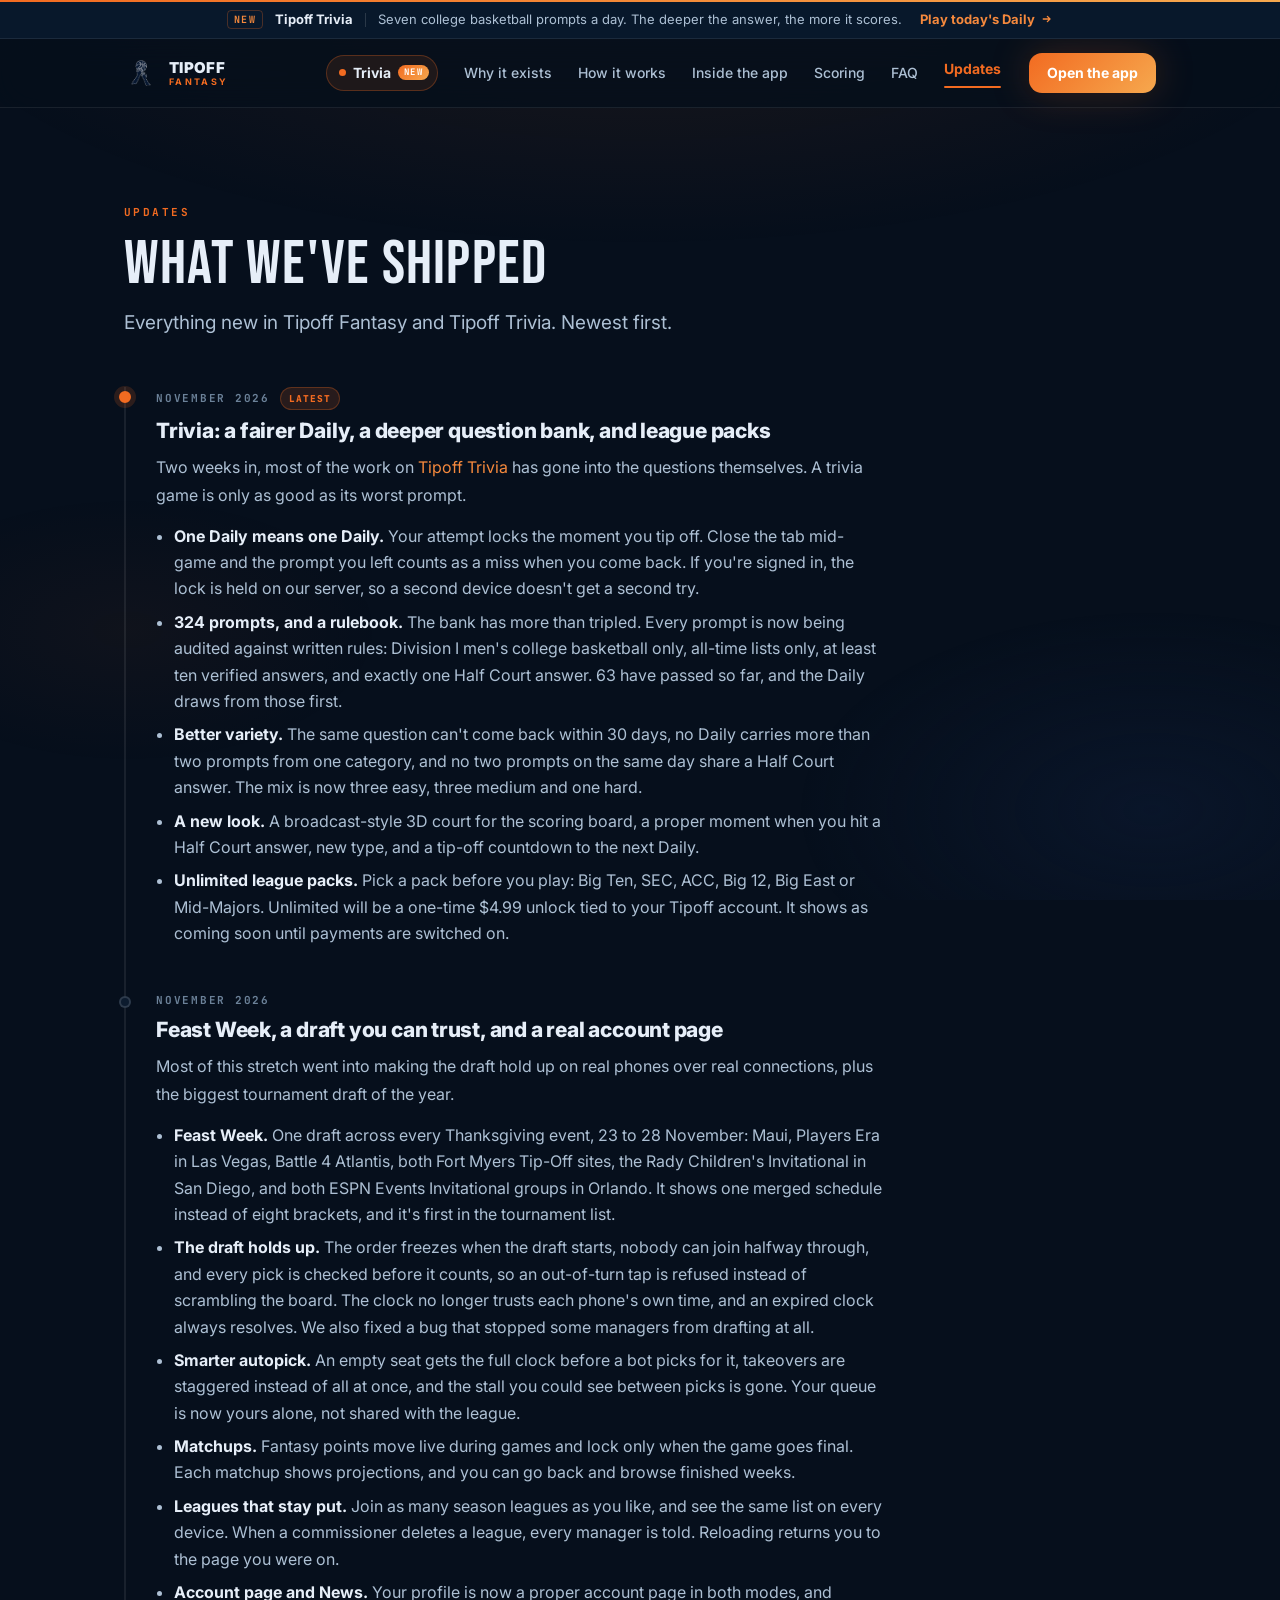
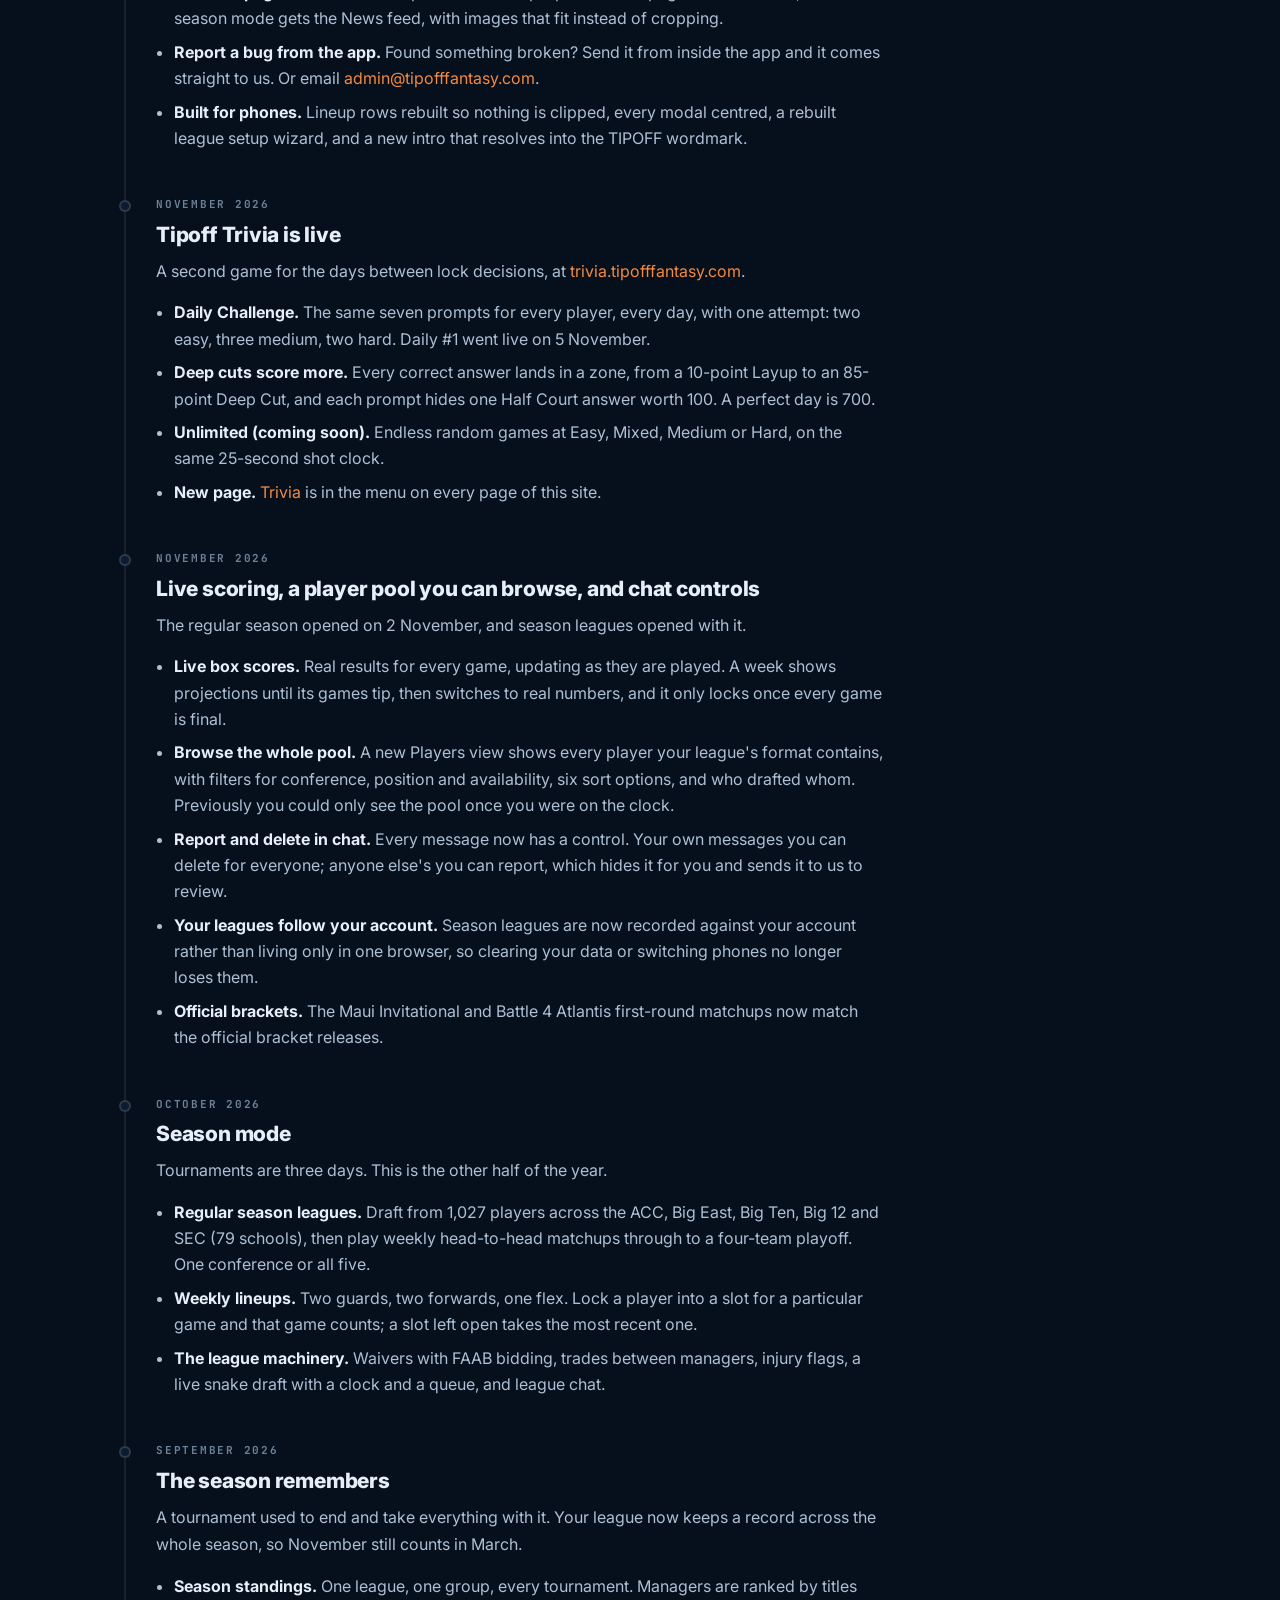
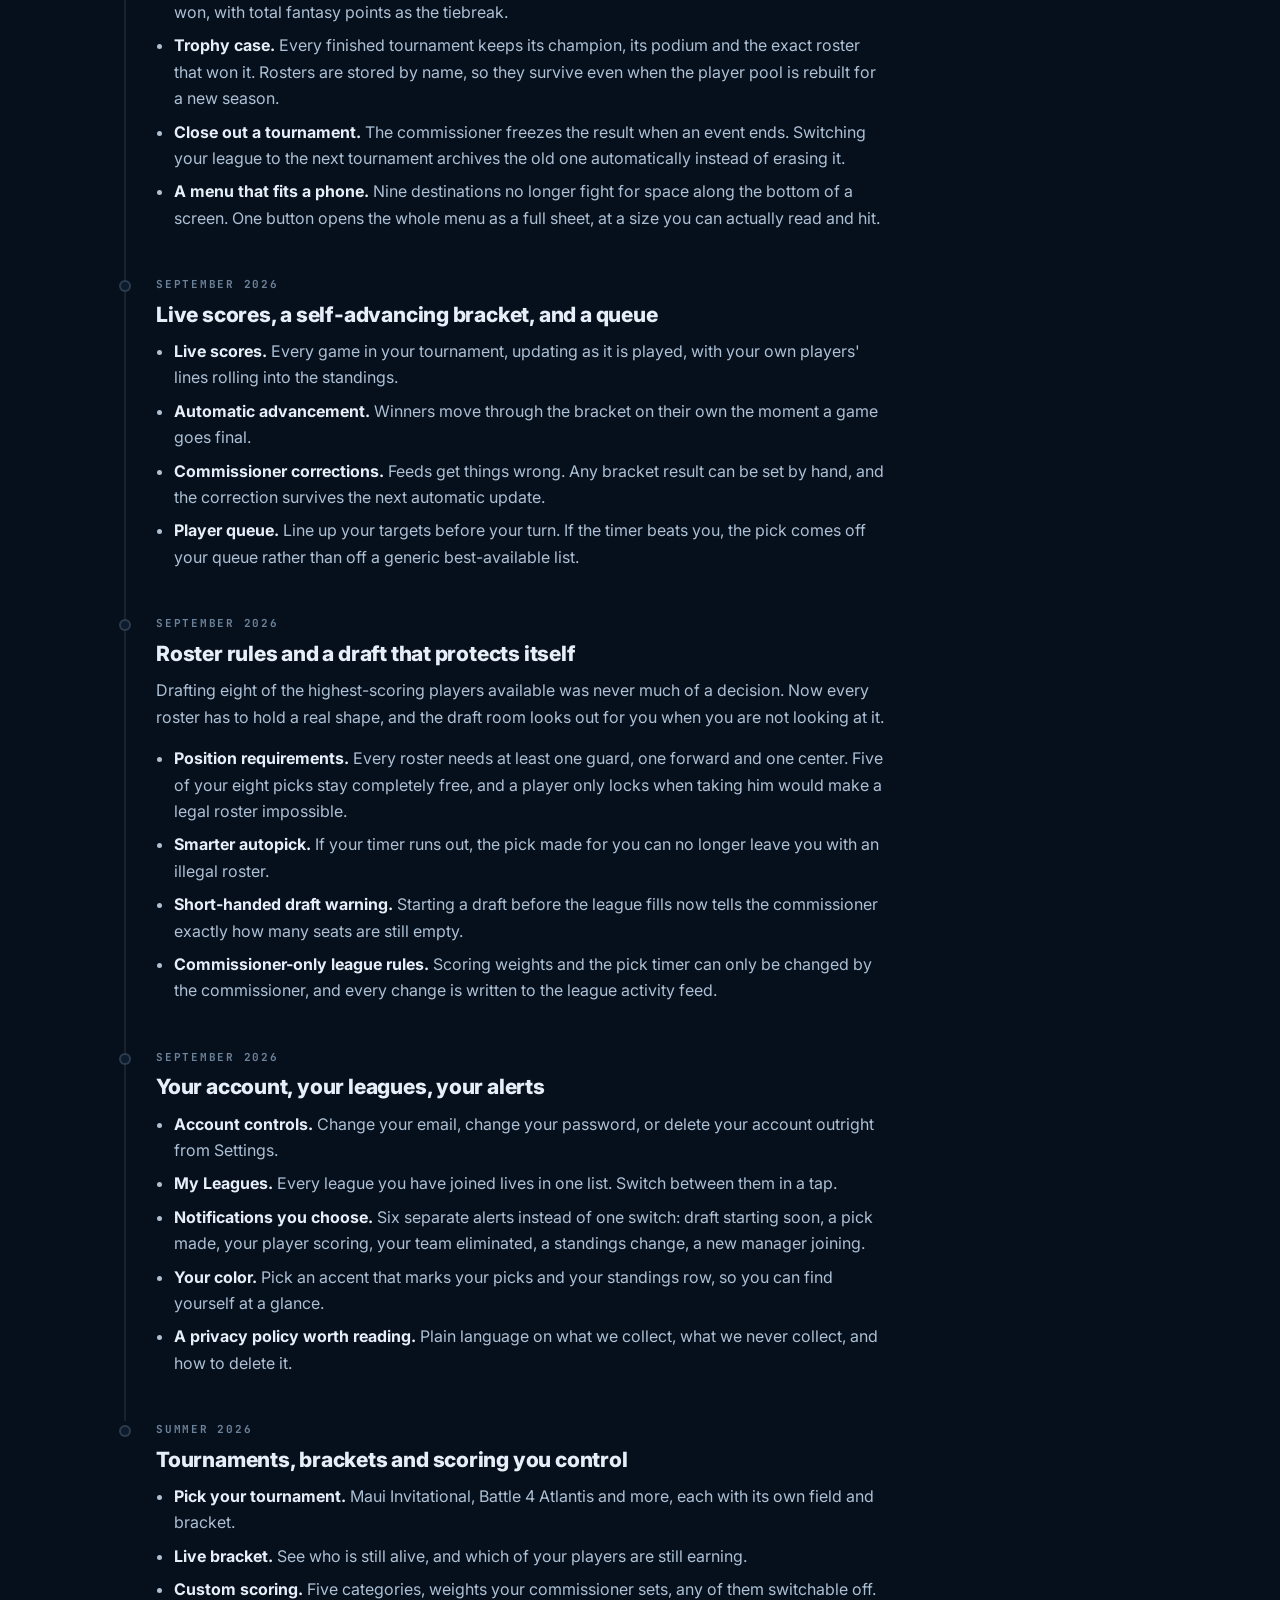
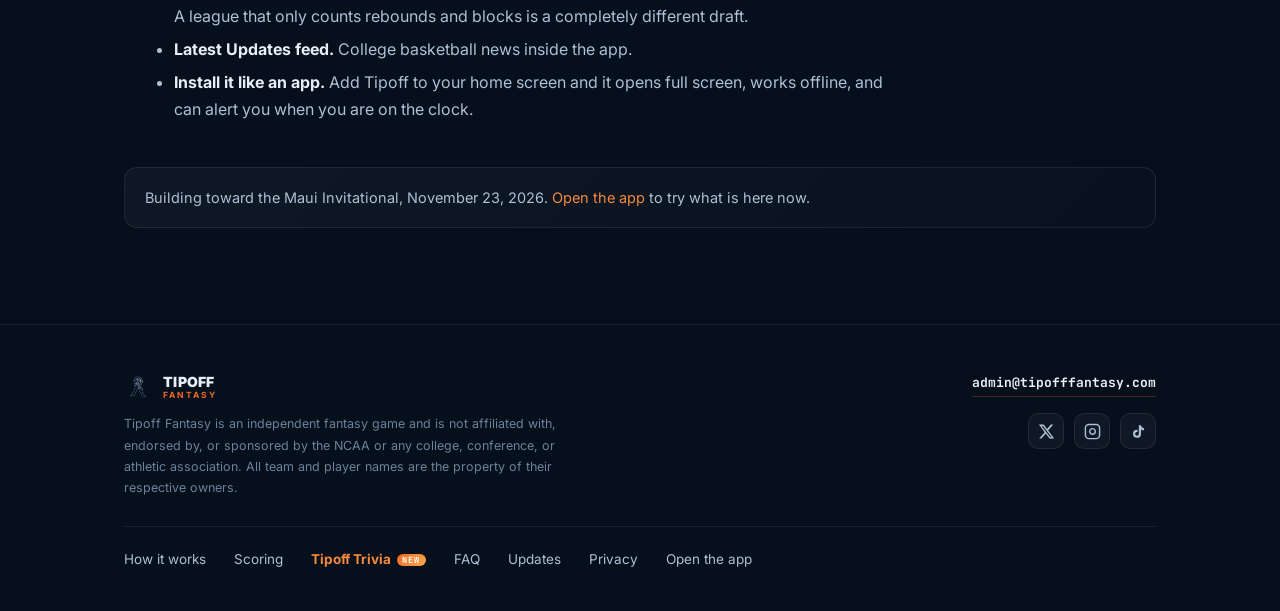
<file: updates.html>
<!DOCTYPE html>
<html lang="en">

<head>
  <meta charset="UTF-8" />
  <script>
    /* Clear the old app service worker + caches left over from when the app
       was served at tipofffantasy.com. */
    (function () {
      if (!('serviceWorker' in navigator)) return;
      navigator.serviceWorker.getRegistrations()
        .then(function (regs) { regs.forEach(function (r) { r.unregister(); }); })
        .catch(function () {});
      if (window.caches && caches.keys) {
        caches.keys()
          .then(function (keys) { keys.forEach(function (k) { caches.delete(k); }); })
          .catch(function () {});
      }
    })();
  </script>
  <script>
    /* Mark the document JS-capable before first paint. Reveal styles are
       scoped to html.js, so a JS failure renders the page fully visible
       rather than blank. Fail open, never closed. */
    document.documentElement.className += ' js';
  </script>
  <meta name="viewport" content="width=device-width, initial-scale=1.0, viewport-fit=cover" />
  <title>Updates | What's new in Tipoff Fantasy</title>
  <meta name="description" content="Everything we've shipped, newest first. Roster rules, live scoring, account controls and more." />
  <meta name="theme-color" content="#060f1c" />
  <link rel="canonical" href="https://tipofffantasy.com/updates.html" />

  <link rel="icon" href="/favicon.ico" sizes="any" />
  <link rel="icon" type="image/png" sizes="16x16" href="/favicon-16.png" />
  <link rel="icon" type="image/png" sizes="32x32" href="/favicon-32.png" />
  <link rel="icon" type="image/png" sizes="48x48" href="/favicon-48.png" />
  <link rel="apple-touch-icon" href="/apple-touch-icon.png" />

  <meta property="og:title" content="Updates | What's new in Tipoff Fantasy" />
  <meta property="og:description" content="Everything we've shipped, newest first." />
  <meta property="og:type" content="website" />
  <meta property="og:url" content="https://tipofffantasy.com/updates.html" />
  <meta property="og:image" content="https://tipofffantasy.com/logo-icon.png" />
  <meta property="og:site_name" content="Tipoff Fantasy" />

  <meta name="twitter:card" content="summary_large_image" />
  <meta name="twitter:title" content="Updates | What's new in Tipoff Fantasy" />
  <meta name="twitter:description" content="Everything we've shipped, newest first." />
  <meta name="twitter:image" content="https://tipofffantasy.com/logo-icon.png" />

  <link rel="preconnect" href="https://fonts.googleapis.com" />
  <link rel="preconnect" href="https://fonts.gstatic.com" crossorigin />
  <link href="https://fonts.googleapis.com/css2?family=Inter:wght@400;500;600;700;800;900&family=Bebas+Neue&family=JetBrains+Mono:wght@500;700&display=swap" rel="stylesheet" />
  <link rel="stylesheet" href="styles.css" />

  <style>
    /* ── Changelog timeline ──────────────────────────────── */
    .log { max-width: 760px; margin-top: 8px; }

    .log-entry {
      position: relative;
      padding: 0 0 38px 30px;
      border-left: 2px solid var(--border);
    }
    .log-entry:last-child { border-left-color: transparent; padding-bottom: 8px; }

    /* Dot on the timeline */
    .log-entry::before {
      content: '';
      position: absolute;
      left: -7px; top: 4px;
      width: 12px; height: 12px;
      border-radius: 50%;
      background: var(--panel-solid);
      border: 2px solid var(--border-2);
    }
    .log-entry--latest::before {
      background: var(--orange);
      border-color: var(--orange);
      box-shadow: 0 0 0 5px rgba(242, 107, 33, 0.16);
    }

    .log-date {
      font-family: 'JetBrains Mono', monospace;
      font-size: 11px; font-weight: 700;
      letter-spacing: 0.16em; text-transform: uppercase;
      color: var(--muted);
      display: flex; align-items: center; gap: 10px;
      flex-wrap: wrap;
      margin-bottom: 8px;
    }
    .log-tag {
      font-size: 9.5px; font-weight: 800;
      letter-spacing: 0.1em;
      padding: 3px 8px; border-radius: 99px;
      background: rgba(242, 107, 33, 0.14);
      border: 1px solid var(--border-accent);
      color: var(--orange);
    }

    .log-title {
      font-size: 21px; font-weight: 800;
      letter-spacing: -0.01em;
      color: var(--text);
      margin: 0 0 10px;
      line-height: 1.25;
    }
    .log-body { color: var(--text-2); line-height: 1.7; margin: 0 0 14px; }
    .log-list { margin: 0; padding-left: 18px; }
    .log-list li {
      color: var(--text-2); line-height: 1.65;
      margin-bottom: 7px;
    }
    .log-list li strong { color: var(--text); font-weight: 700; }

    .log-note {
      margin-top: 30px; padding: 18px 20px;
      border: 1px solid var(--border);
      border-radius: var(--radius-sm);
      background: var(--grad-card);
    }
    .log-note p { margin: 0; font-size: 14.5px; }

    @media (max-width: 560px) {
      .log-entry { padding-left: 22px; padding-bottom: 32px; }
      .log-title { font-size: 19px; }
    }
  </style>
  <!-- PostHog analytics (same project as app.tipofffantasy.com) -->
  <script>
    (function (d, ph) {
      if (ph.__SV) return;
      window.posthog = ph;
      ph._i = [];
      ph.init = function (token, config, name) {
        var target = name !== undefined ? (ph[name] = []) : ph;
        target.people = target.people || [];
        ['capture', 'identify', 'register', 'register_once', 'unregister', 'reset', 'set_config', 'opt_in_capturing', 'opt_out_capturing'].forEach(function (m) {
          target[m] = function () { target.push([m].concat(Array.prototype.slice.call(arguments, 0))); };
        });
        var s = d.createElement('script');
        s.type = 'text/javascript';
        s.async = true;
        s.src = config.api_host.replace('.i.posthog.com', '-assets.i.posthog.com') + '/static/array.js';
        d.head.appendChild(s);
        ph._i.push([token, config, name]);
      };
      ph.__SV = 1;
    })(document, window.posthog || []);
    posthog.init('phc_uhwDxyvSkFTiKU4M6USyGoadFtuqXMWSo6fP93nyQhzU', {
      api_host: 'https://us.i.posthog.com',
      defaults: '2026-01-30',
      person_profiles: 'identified_only'
    });
  </script>
</head>

<body>

  <a class="skip" href="#main">Skip to content</a>

  <a class="trv-bar" href="https://trivia.tipofffantasy.com/" aria-label="Tipoff Trivia: play today's Daily">
    <span class="trv-bar-inner">
      <span class="trv-bar-tag">New</span>
      <span class="trv-bar-name">Tipoff Trivia</span>
      <span class="trv-bar-sep" aria-hidden="true"></span>
      <span class="trv-bar-long">Seven college basketball prompts a day. The deeper the answer, the more it scores.</span>
      <span class="trv-bar-cta">Play today's Daily<svg viewBox="0 0 16 16" width="12" height="12" aria-hidden="true"><path d="M3 8h9M8.5 4.5 12 8l-3.5 3.5" fill="none" stroke="currentColor" stroke-width="1.8" stroke-linecap="round" stroke-linejoin="round"/></svg></span>
    </span>
  </a>

  <nav class="nav">
    <div class="wrap nav-inner">
      <a class="nav-brand" href="index.html" aria-label="Tipoff Fantasy home">
        <img src="logo-icon.png" alt="" width="34" height="34" />
        <span class="nav-brand-text"><strong>TIPOFF</strong><small>FANTASY</small></span>
      </a>
      <div class="nav-links">
        <a href="trivia.html" class="nav-trivia"><span class="nav-trivia-dot" aria-hidden="true"></span>Trivia<span class="nav-trivia-new">New</span></a>
        <a href="why.html">Why it exists</a>
        <a href="how.html">How it works</a>
        <a href="inside.html">Inside the app</a>
        <a href="scoring.html">Scoring</a>
        <a href="faq.html">FAQ</a>
        <a href="updates.html" class="active">Updates</a>
      </div>
      <button class="nav-toggle" id="navToggle" aria-label="Open menu"
        aria-expanded="false" aria-controls="mobileMenu">
        <span></span><span></span><span></span>
      </button>
      <a class="btn btn-primary btn-sm" href="https://app.tipofffantasy.com/">Open the app</a>
    </div>
  </nav>

  <!-- Mobile menu. Below 700px the nav links are hidden and this panel
       is the only way to reach the rest of the site. -->
  <div class="mobile-menu" id="mobileMenu" hidden>
    <div class="mm-inner">
      <a href="index.html">Home</a>
      <a href="trivia.html" class="mm-trivia">Tipoff Trivia<span class="nav-trivia-new">New</span></a>
      <a href="why.html">Why it exists</a>
      <a href="how.html">How it works</a>
      <a href="inside.html">Inside the app</a>
      <a href="scoring.html">Scoring</a>
      <a href="faq.html">FAQ</a>
      <a href="updates.html">Updates</a>
      <a href="privacy.html">Privacy</a>
      <a class="btn btn-primary mm-cta" href="https://app.tipofffantasy.com/">Open the app</a>
    </div>
  </div>

  <main id="main">
    <section class="section">
      <div class="wrap">
        <div class="section-head reveal">
          <span class="eyebrow">Updates</span>
          <h2 class="display">What we've shipped</h2>
          <p class="lede" style="margin-top:14px;">
            Everything new in Tipoff Fantasy and Tipoff Trivia.
            Newest first.
          </p>
        </div>

        <div class="log">

          <!-- ══ MID-NOVEMBER 2026: TRIVIA ══ -->
          <article class="log-entry log-entry--latest">
            <div class="log-date">
              November 2026
              <span class="log-tag">Latest</span>
            </div>
            <h3 class="log-title">Trivia: a fairer Daily, a deeper question bank, and league packs</h3>
            <p class="log-body">
              Two weeks in, most of the work on <a href="https://trivia.tipofffantasy.com/">Tipoff Trivia</a>
              has gone into the questions themselves. A trivia game is only as good as its worst prompt.
            </p>
            <ul class="log-list">
              <li><strong>One Daily means one Daily.</strong> Your attempt locks the moment you tip off. Close the tab mid-game and the prompt you left counts as a miss when you come back. If you're signed in, the lock is held on our server, so a second device doesn't get a second try.</li>
              <li><strong>324 prompts, and a rulebook.</strong> The bank has more than tripled. Every prompt is now being audited against written rules: Division I men's college basketball only, all-time lists only, at least ten verified answers, and exactly one Half Court answer. 63 have passed so far, and the Daily draws from those first.</li>
              <li><strong>Better variety.</strong> The same question can't come back within 30 days, no Daily carries more than two prompts from one category, and no two prompts on the same day share a Half Court answer. The mix is now three easy, three medium and one hard.</li>
              <li><strong>A new look.</strong> A broadcast-style 3D court for the scoring board, a proper moment when you hit a Half Court answer, new type, and a tip-off countdown to the next Daily.</li>
              <li><strong>Unlimited league packs.</strong> Pick a pack before you play: Big Ten, SEC, ACC, Big 12, Big East or Mid-Majors. Unlimited will be a one-time $4.99 unlock tied to your Tipoff account. It shows as coming soon until payments are switched on.</li>
            </ul>
          </article>

          <!-- ══ MID-NOVEMBER 2026: FANTASY ══ -->
          <article class="log-entry">
            <div class="log-date">November 2026</div>
            <h3 class="log-title">Feast Week, a draft you can trust, and a real account page</h3>
            <p class="log-body">
              Most of this stretch went into making the draft hold up on real phones over real connections,
              plus the biggest tournament draft of the year.
            </p>
            <ul class="log-list">
              <li><strong>Feast Week.</strong> One draft across every Thanksgiving event, 23 to 28 November: Maui, Players Era in Las Vegas, Battle 4 Atlantis, both Fort Myers Tip-Off sites, the Rady Children's Invitational in San Diego, and both ESPN Events Invitational groups in Orlando. It shows one merged schedule instead of eight brackets, and it's first in the tournament list.</li>
              <li><strong>The draft holds up.</strong> The order freezes when the draft starts, nobody can join halfway through, and every pick is checked before it counts, so an out-of-turn tap is refused instead of scrambling the board. The clock no longer trusts each phone's own time, and an expired clock always resolves. We also fixed a bug that stopped some managers from drafting at all.</li>
              <li><strong>Smarter autopick.</strong> An empty seat gets the full clock before a bot picks for it, takeovers are staggered instead of all at once, and the stall you could see between picks is gone. Your queue is now yours alone, not shared with the league.</li>
              <li><strong>Matchups.</strong> Fantasy points move live during games and lock only when the game goes final. Each matchup shows projections, and you can go back and browse finished weeks.</li>
              <li><strong>Leagues that stay put.</strong> Join as many season leagues as you like, and see the same list on every device. When a commissioner deletes a league, every manager is told. Reloading returns you to the page you were on.</li>
              <li><strong>Account page and News.</strong> Your profile is now a proper account page in both modes, and season mode gets the News feed, with images that fit instead of cropping.</li>
              <li><strong>Report a bug from the app.</strong> Found something broken? Send it from inside the app and it comes straight to us. Or email <a href="mailto:admin@tipofffantasy.com">admin@tipofffantasy.com</a>.</li>
              <li><strong>Built for phones.</strong> Lineup rows rebuilt so nothing is clipped, every modal centred, a rebuilt league setup wizard, and a new intro that resolves into the TIPOFF wordmark.</li>
            </ul>
          </article>

          <!-- ══ EARLY NOVEMBER 2026: TRIVIA LAUNCH ══ -->
          <article class="log-entry">
            <div class="log-date">November 2026</div>
            <h3 class="log-title">Tipoff Trivia is live</h3>
            <p class="log-body">
              A second game for the days between lock decisions, at
              <a href="https://trivia.tipofffantasy.com/">trivia.tipofffantasy.com</a>.
            </p>
            <ul class="log-list">
              <li><strong>Daily Challenge.</strong> The same seven prompts for every player, every day, with one attempt: two easy, three medium, two hard. Daily #1 went live on 5 November.</li>
              <li><strong>Deep cuts score more.</strong> Every correct answer lands in a zone, from a 10-point Layup to an 85-point Deep Cut, and each prompt hides one Half Court answer worth 100. A perfect day is 700.</li>
              <li><strong>Unlimited (coming soon).</strong> Endless random games at Easy, Mixed, Medium or Hard, on the same 25-second shot clock.</li>
              <li><strong>New page.</strong> <a href="trivia.html">Trivia</a> is in the menu on every page of this site.</li>
            </ul>
          </article>

<article class="log-entry">
            <div class="log-date">November 2026</div>
            <h3 class="log-title">Live scoring, a player pool you can browse, and chat controls</h3>
            <p class="log-body">
              The regular season opened on 2 November, and season leagues opened with it.
            </p>
            <ul class="log-list">
              <li><strong>Live box scores.</strong> Real results for every game, updating as they are played. A week shows projections until its games tip, then switches to real numbers, and it only locks once every game is final.</li>
              <li><strong>Browse the whole pool.</strong> A new Players view shows every player your league's format contains, with filters for conference, position and availability, six sort options, and who drafted whom. Previously you could only see the pool once you were on the clock.</li>
              <li><strong>Report and delete in chat.</strong> Every message now has a control. Your own messages you can delete for everyone; anyone else's you can report, which hides it for you and sends it to us to review.</li>
              <li><strong>Your leagues follow your account.</strong> Season leagues are now recorded against your account rather than living only in one browser, so clearing your data or switching phones no longer loses them.</li>
              <li><strong>Official brackets.</strong> The Maui Invitational and Battle 4 Atlantis first-round matchups now match the official bracket releases.</li>
            </ul>
          </article>

          <article class="log-entry">
            <div class="log-date">October 2026</div>
            <h3 class="log-title">Season mode</h3>
            <p class="log-body">
              Tournaments are three days. This is the other half of the year.
            </p>
            <ul class="log-list">
              <li><strong>Regular season leagues.</strong> Draft from 1,027 players across the ACC, Big East, Big Ten, Big 12 and SEC (79 schools), then play weekly head-to-head matchups through to a four-team playoff. One conference or all five.</li>
              <li><strong>Weekly lineups.</strong> Two guards, two forwards, one flex. Lock a player into a slot for a particular game and that game counts; a slot left open takes the most recent one.</li>
              <li><strong>The league machinery.</strong> Waivers with FAAB bidding, trades between managers, injury flags, a live snake draft with a clock and a queue, and league chat.</li>
            </ul>
          </article>

          <article class="log-entry">
            <div class="log-date">September 2026</div>
            <h3 class="log-title">The season remembers</h3>
            <p class="log-body">
              A tournament used to end and take everything with it. Your league now keeps a
              record across the whole season, so November still counts in March.
            </p>
            <ul class="log-list">
              <li><strong>Season standings.</strong> One league, one group, every tournament. Managers are ranked by titles won, with total fantasy points as the tiebreak.</li>
              <li><strong>Trophy case.</strong> Every finished tournament keeps its champion, its podium and the exact roster that won it. Rosters are stored by name, so they survive even when the player pool is rebuilt for a new season.</li>
              <li><strong>Close out a tournament.</strong> The commissioner freezes the result when an event ends. Switching your league to the next tournament archives the old one automatically instead of erasing it.</li>
              <li><strong>A menu that fits a phone.</strong> Nine destinations no longer fight for space along the bottom of a screen. One button opens the whole menu as a full sheet, at a size you can actually read and hit.</li>
            </ul>
          </article>

          <article class="log-entry">
            <div class="log-date">September 2026</div>
            <h3 class="log-title">Live scores, a self-advancing bracket, and a queue</h3>
            <ul class="log-list">
              <li><strong>Live scores.</strong> Every game in your tournament, updating as it is played, with your own players' lines rolling into the standings.</li>
              <li><strong>Automatic advancement.</strong> Winners move through the bracket on their own the moment a game goes final.</li>
              <li><strong>Commissioner corrections.</strong> Feeds get things wrong. Any bracket result can be set by hand, and the correction survives the next automatic update.</li>
              <li><strong>Player queue.</strong> Line up your targets before your turn. If the timer beats you, the pick comes off your queue rather than off a generic best-available list.</li>
            </ul>
          </article>

          <article class="log-entry">
            <div class="log-date">September 2026</div>
            <h3 class="log-title">Roster rules and a draft that protects itself</h3>
            <p class="log-body">
              Drafting eight of the highest-scoring players available was never much of a
              decision. Now every roster has to hold a real shape, and the draft room looks
              out for you when you are not looking at it.
            </p>
            <ul class="log-list">
              <li><strong>Position requirements.</strong> Every roster needs at least one guard, one forward and one center. Five of your eight picks stay completely free, and a player only locks when taking him would make a legal roster impossible.</li>
              <li><strong>Smarter autopick.</strong> If your timer runs out, the pick made for you can no longer leave you with an illegal roster.</li>
              <li><strong>Short-handed draft warning.</strong> Starting a draft before the league fills now tells the commissioner exactly how many seats are still empty.</li>
              <li><strong>Commissioner-only league rules.</strong> Scoring weights and the pick timer can only be changed by the commissioner, and every change is written to the league activity feed.</li>
            </ul>
          </article>

          <article class="log-entry">
            <div class="log-date">September 2026</div>
            <h3 class="log-title">Your account, your leagues, your alerts</h3>
            <ul class="log-list">
              <li><strong>Account controls.</strong> Change your email, change your password, or delete your account outright from Settings.</li>
              <li><strong>My Leagues.</strong> Every league you have joined lives in one list. Switch between them in a tap.</li>
              <li><strong>Notifications you choose.</strong> Six separate alerts instead of one switch: draft starting soon, a pick made, your player scoring, your team eliminated, a standings change, a new manager joining.</li>
              <li><strong>Your color.</strong> Pick an accent that marks your picks and your standings row, so you can find yourself at a glance.</li>
              <li><strong>A privacy policy worth reading.</strong> Plain language on what we collect, what we never collect, and how to delete it.</li>
            </ul>
          </article>

          <!-- ══ EARLIER ══ -->
          <article class="log-entry">
            <div class="log-date">Summer 2026</div>
            <h3 class="log-title">Tournaments, brackets and scoring you control</h3>
            <ul class="log-list">
              <li><strong>Pick your tournament.</strong> Maui Invitational, Battle 4 Atlantis and more, each with its own field and bracket.</li>
              <li><strong>Live bracket.</strong> See who is still alive, and which of your players are still earning.</li>
              <li><strong>Custom scoring.</strong> Five categories, weights your commissioner sets, any of them switchable off. A league that only counts rebounds and blocks is a completely different draft.</li>
              <li><strong>Latest Updates feed.</strong> College basketball news inside the app.</li>
              <li><strong>Install it like an app.</strong> Add Tipoff to your home screen and it opens full screen, works offline, and can alert you when you are on the clock.</li>
            </ul>
          </article>

        </div>

        <div class="log-note">
          <p>
            Building toward the Maui Invitational, November 23, 2026.
            <a href="https://app.tipofffantasy.com/">Open the app</a> to try what is here now.
          </p>
        </div>

      </div>
    </section>
  </main>

  <footer>
    <div class="wrap foot-inner">
      <div>
        <div class="foot-brand">
          <img src="logo-icon.png" alt="" width="28" height="28" />
          <span class="foot-brand-text"><strong>TIPOFF</strong><small>FANTASY</small></span>
        </div>
        <p class="foot-legal" style="margin-top:12px;">
          Tipoff Fantasy is an independent fantasy game and is not affiliated with, endorsed by, or
          sponsored by the NCAA or any college, conference, or athletic association. All team and
          player names are the property of their respective owners.
        </p>
      </div>
      <div class="foot-right">
        <div class="foot-links">
          <a href="how.html">How it works</a>
          <a href="scoring.html">Scoring</a>
          <a href="trivia.html" class="foot-trivia">Tipoff Trivia<span class="nav-trivia-new">New</span></a>
          <a href="faq.html">FAQ</a>
          <a href="updates.html">Updates</a>
          <a href="privacy.html">Privacy</a>
          <a href="https://app.tipofffantasy.com/">Open the app</a>
        </div>
        <a class="foot-email" href="mailto:admin@tipofffantasy.com">admin@tipofffantasy.com</a>
        <div class="foot-socials">
          <a class="foot-social" href="https://x.com/tipofffantasy" target="_blank" rel="noopener noreferrer" aria-label="Tipoff Fantasy on X">
            <svg viewBox="0 0 24 24" fill="currentColor" aria-hidden="true"><path d="M18.244 2.25h3.308l-7.227 8.26 8.502 11.24H16.17l-5.214-6.817L4.99 21.75H1.68l7.73-8.835L1.254 2.25H8.08l4.713 6.231zm-1.161 17.52h1.833L7.084 4.126H5.117z"/></svg>
          </a>
          <a class="foot-social" href="https://www.instagram.com/playtipoff/" target="_blank" rel="noopener noreferrer" aria-label="Tipoff Fantasy on Instagram">
            <svg viewBox="0 0 24 24" fill="none" stroke="currentColor" stroke-width="2" aria-hidden="true"><rect x="2" y="2" width="20" height="20" rx="5" ry="5"/><path d="M16 11.37A4 4 0 1 1 12.63 8 4 4 0 0 1 16 11.37z"/><line x1="17.5" y1="6.5" x2="17.51" y2="6.5"/></svg>
          </a>
          <a class="foot-social" href="https://www.tiktok.com/@tipofffantasy" target="_blank" rel="noopener noreferrer" aria-label="Tipoff Fantasy on TikTok">
            <svg viewBox="0 0 24 24" fill="currentColor" aria-hidden="true"><path d="M16.6 5.82A4.28 4.28 0 0 1 15.54 3h-3.09v12.4a2.59 2.59 0 0 1-2.59 2.5 2.59 2.59 0 1 1 .77-5.06V9.68a5.67 5.67 0 0 0-.77-.05A5.66 5.66 0 1 0 15.54 15.4V9.01a7.35 7.35 0 0 0 4.3 1.38V7.3a4.28 4.28 0 0 1-3.24-1.48z"/></svg>
          </a>
        </div>
      </div>
    </div>
  </footer>

  <script src="site.js" defer></script>

</body>

</html>
</file>
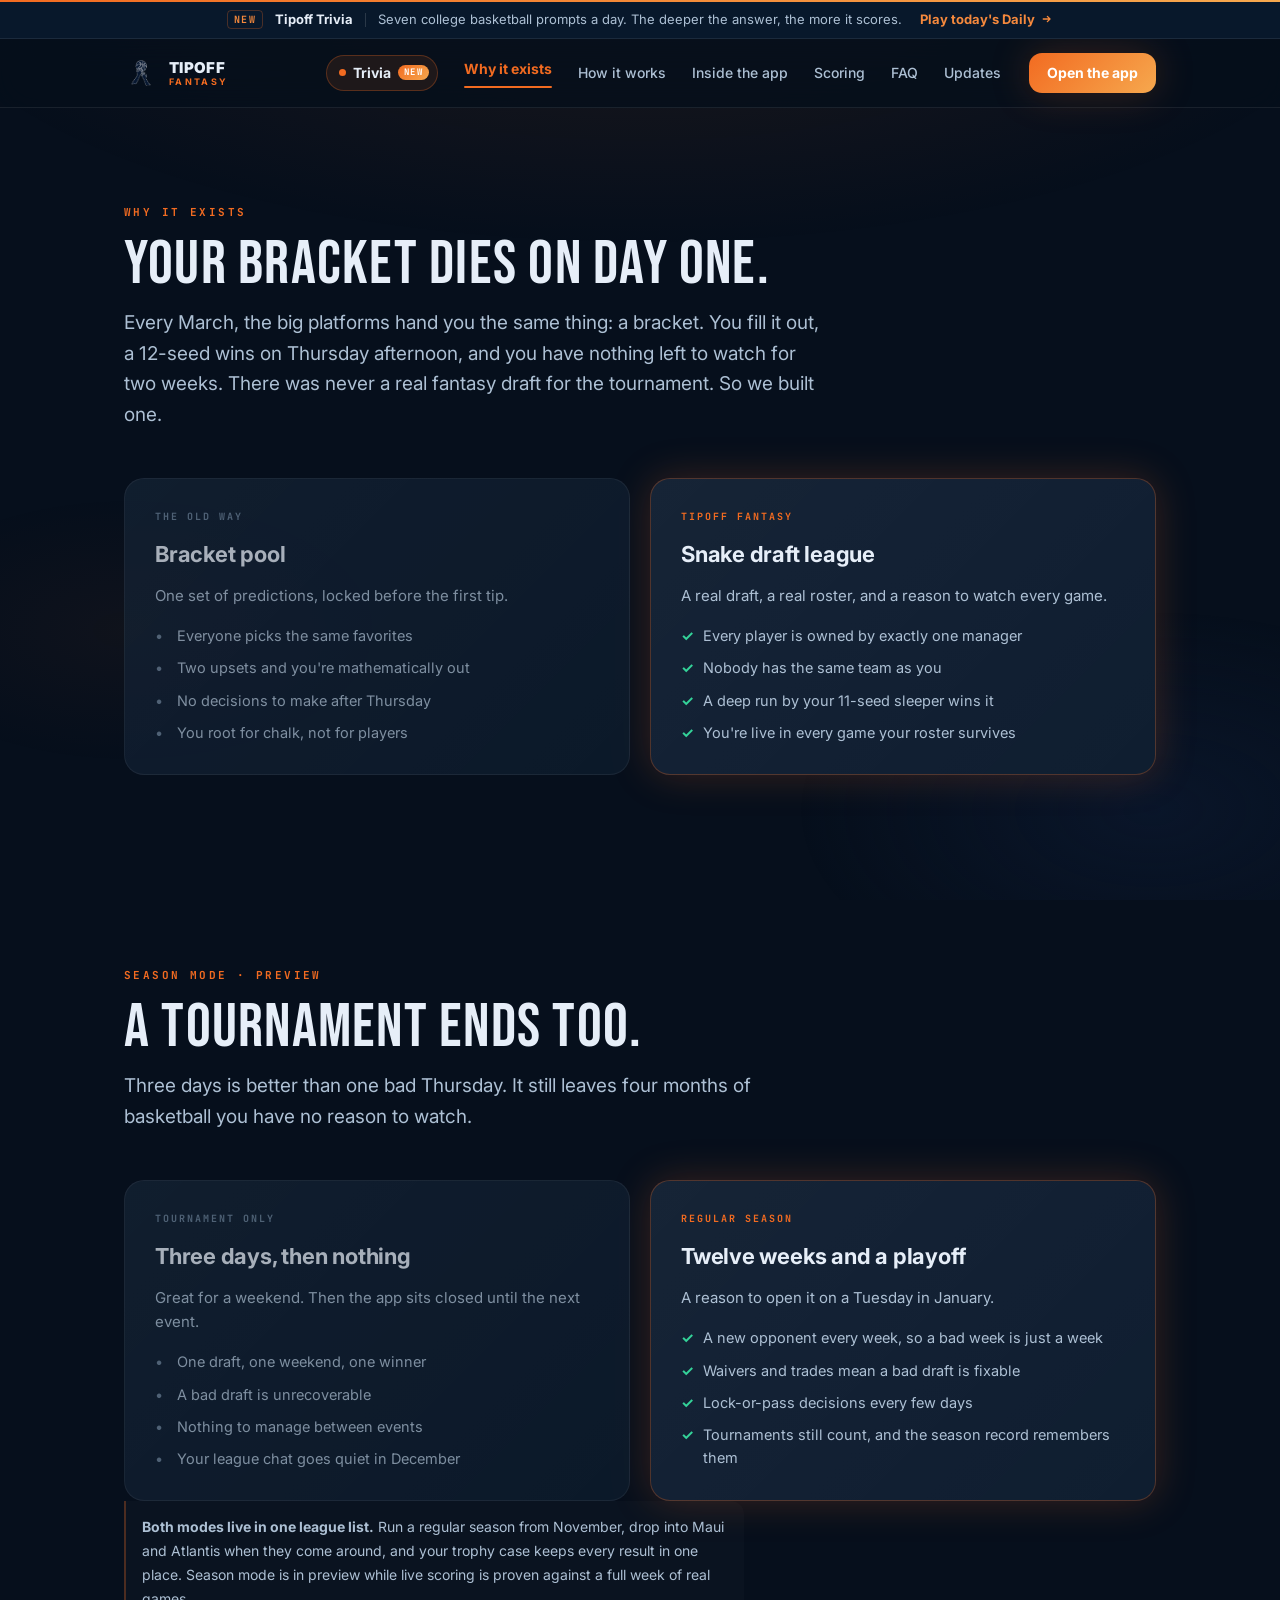
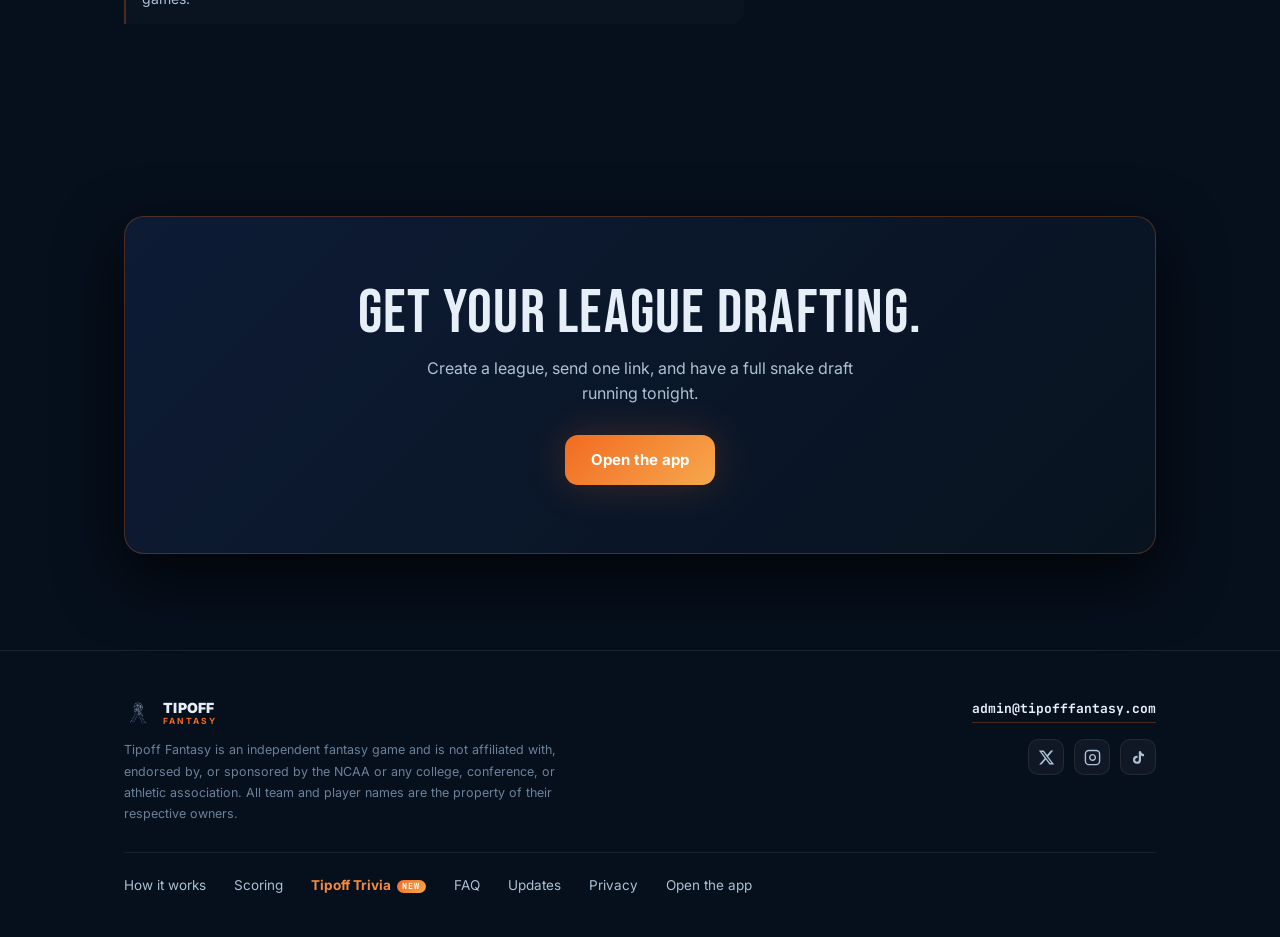
<file: why.html>
<!DOCTYPE html>
<html lang="en">

<head>
  <meta charset="UTF-8" />
  <script>
    /* Clear the old app service worker + caches left over from when the app
       was served at tipofffantasy.com. */
    (function () {
      if (!('serviceWorker' in navigator)) return;
      navigator.serviceWorker.getRegistrations()
        .then(function (regs) { regs.forEach(function (r) { r.unregister(); }); })
        .catch(function () {});
      if (window.caches && caches.keys) {
        caches.keys()
          .then(function (keys) { keys.forEach(function (k) { caches.delete(k); }); })
          .catch(function () {});
      }
    })();
  </script>
  <script>
    /* Mark the document JS-capable before first paint. Reveal styles are
       scoped to html.js, so a JS failure renders the page fully visible
       rather than blank. Fail open, never closed. */
    document.documentElement.className += ' js';
  </script>
  <meta name="viewport" content="width=device-width, initial-scale=1.0, viewport-fit=cover" />
  <title>Why Tipoff Fantasy exists | Draft players, not brackets</title>
  <meta name="description" content="Your bracket dies on day one. Tipoff Fantasy is a real snake draft for the tournament, with a roster that keeps scoring." />
  <meta name="theme-color" content="#060f1c" />
  <link rel="canonical" href="https://tipofffantasy.com/why.html" />

  <!-- Favicons MUST be served from this same host or Google shows a globe -->
  <link rel="icon" href="/favicon.ico" sizes="any" />
  <link rel="icon" type="image/png" sizes="16x16" href="/favicon-16.png" />
  <link rel="icon" type="image/png" sizes="32x32" href="/favicon-32.png" />
  <link rel="icon" type="image/png" sizes="48x48" href="/favicon-48.png" />
  <link rel="apple-touch-icon" href="/apple-touch-icon.png" />

  <meta property="og:title" content="Why Tipoff Fantasy exists | Draft players, not brackets" />
  <meta property="og:description" content="Your bracket dies on day one. Tipoff Fantasy is a real snake draft for the tournament, with a roster that keeps scoring." />
  <meta property="og:type" content="website" />
  <meta property="og:url" content="https://tipofffantasy.com/why.html" />
  <meta property="og:image" content="https://tipofffantasy.com/logo-icon.png" />
  <meta property="og:image:alt" content="Tipoff Fantasy logo" />
  <meta property="og:site_name" content="Tipoff Fantasy" />

  <meta name="twitter:card" content="summary_large_image" />
  <meta name="twitter:title" content="Why Tipoff Fantasy exists | Draft players, not brackets" />
  <meta name="twitter:description" content="Your bracket dies on day one. Tipoff Fantasy is a real snake draft for the tournament, with a roster that keeps scoring." />
  <meta name="twitter:image" content="https://tipofffantasy.com/logo-icon.png" />

  <link rel="preconnect" href="https://fonts.googleapis.com" />
  <link rel="preconnect" href="https://fonts.gstatic.com" crossorigin />
  <link href="https://fonts.googleapis.com/css2?family=Inter:wght@400;500;600;700;800;900&family=Bebas+Neue&family=JetBrains+Mono:wght@500;700&display=swap" rel="stylesheet" />
  <link rel="stylesheet" href="styles.css" />
  <!-- PostHog analytics (same project as app.tipofffantasy.com) -->
  <script>
    (function (d, ph) {
      if (ph.__SV) return;
      window.posthog = ph;
      ph._i = [];
      ph.init = function (token, config, name) {
        var target = name !== undefined ? (ph[name] = []) : ph;
        target.people = target.people || [];
        ['capture', 'identify', 'register', 'register_once', 'unregister', 'reset', 'set_config', 'opt_in_capturing', 'opt_out_capturing'].forEach(function (m) {
          target[m] = function () { target.push([m].concat(Array.prototype.slice.call(arguments, 0))); };
        });
        var s = d.createElement('script');
        s.type = 'text/javascript';
        s.async = true;
        s.src = config.api_host.replace('.i.posthog.com', '-assets.i.posthog.com') + '/static/array.js';
        d.head.appendChild(s);
        ph._i.push([token, config, name]);
      };
      ph.__SV = 1;
    })(document, window.posthog || []);
    posthog.init('phc_uhwDxyvSkFTiKU4M6USyGoadFtuqXMWSo6fP93nyQhzU', {
      api_host: 'https://us.i.posthog.com',
      defaults: '2026-01-30',
      person_profiles: 'identified_only'
    });
  </script>
</head>

<body>

  <a class="skip" href="#main">Skip to content</a>

  <a class="trv-bar" href="https://trivia.tipofffantasy.com/" aria-label="Tipoff Trivia: play today's Daily">
    <span class="trv-bar-inner">
      <span class="trv-bar-tag">New</span>
      <span class="trv-bar-name">Tipoff Trivia</span>
      <span class="trv-bar-sep" aria-hidden="true"></span>
      <span class="trv-bar-long">Seven college basketball prompts a day. The deeper the answer, the more it scores.</span>
      <span class="trv-bar-cta">Play today's Daily<svg viewBox="0 0 16 16" width="12" height="12" aria-hidden="true"><path d="M3 8h9M8.5 4.5 12 8l-3.5 3.5" fill="none" stroke="currentColor" stroke-width="1.8" stroke-linecap="round" stroke-linejoin="round"/></svg></span>
    </span>
  </a>

  <nav class="nav">
    <div class="wrap nav-inner">
      <a class="nav-brand" href="index.html" aria-label="Tipoff Fantasy home">
        <img src="logo-icon.png" alt="" width="34" height="34" />
        <span class="nav-brand-text"><strong>TIPOFF</strong><small>FANTASY</small></span>
      </a>
      <div class="nav-links">
        <a href="trivia.html" class="nav-trivia"><span class="nav-trivia-dot" aria-hidden="true"></span>Trivia<span class="nav-trivia-new">New</span></a>
        <a href="why.html" class="active">Why it exists</a>
        <a href="how.html">How it works</a>
        <a href="inside.html">Inside the app</a>
        <a href="scoring.html">Scoring</a>
        <a href="faq.html">FAQ</a>
        <a href="updates.html">Updates</a>
      </div>
      <button class="nav-toggle" id="navToggle" aria-label="Open menu"
        aria-expanded="false" aria-controls="mobileMenu">
        <span></span><span></span><span></span>
      </button>
      <a class="btn btn-primary btn-sm" href="https://app.tipofffantasy.com/">Open the app</a>
    </div>
  </nav>

  <!-- Mobile menu. Below 700px the nav links are hidden and this panel
       is the only way to reach the rest of the site. -->
  <div class="mobile-menu" id="mobileMenu" hidden>
    <div class="mm-inner">
      <a href="index.html">Home</a>
      <a href="trivia.html" class="mm-trivia">Tipoff Trivia<span class="nav-trivia-new">New</span></a>
      <a href="why.html">Why it exists</a>
      <a href="how.html">How it works</a>
      <a href="inside.html">Inside the app</a>
      <a href="scoring.html">Scoring</a>
      <a href="faq.html">FAQ</a>
      <a href="updates.html">Updates</a>
      <a href="privacy.html">Privacy</a>
      <a class="btn btn-primary mm-cta" href="https://app.tipofffantasy.com/">Open the app</a>
    </div>
  </div>

  <main id="main">
    <section class="section" id="why">
      <div class="wrap">
        <div class="section-head reveal">
          <span class="eyebrow">Why it exists</span>
          <h2 class="display">Your bracket dies on day one.</h2>
          <p class="lede">
            Every March, the big platforms hand you the same thing: a bracket. You fill it out,
            a 12-seed wins on Thursday afternoon, and you have nothing left to watch for two weeks.
            There was never a real fantasy draft for the tournament. So we built one.
          </p>
        </div>

        <div class="versus">
          <div class="vs-card dim">
            <div class="vs-label">The old way</div>
            <h3>Bracket pool</h3>
            <p>One set of predictions, locked before the first tip.</p>
            <ul class="vs-list">
              <li>Everyone picks the same favorites</li>
              <li>Two upsets and you're mathematically out</li>
              <li>No decisions to make after Thursday</li>
              <li>You root for chalk, not for players</li>
            </ul>
          </div>
          <div class="vs-card hot">
            <div class="vs-label">Tipoff Fantasy</div>
            <h3>Snake draft league</h3>
            <p>A real draft, a real roster, and a reason to watch every game.</p>
            <ul class="vs-list">
              <li>Every player is owned by exactly one manager</li>
              <li>Nobody has the same team as you</li>
              <li>A deep run by your 11-seed sleeper wins it</li>
              <li>You're live in every game your roster survives</li>
            </ul>
          </div>
        </div>
      </div>
    </section>

    <!-- The page's argument is that a bracket dies on day one. The
         honest follow-up is that a tournament league dies too, just
         three days later. That is what season mode is for. -->
    <section class="section" id="season-why">
      <div class="wrap">
        <div class="section-head reveal">
          <span class="eyebrow">Season mode · Preview</span>
          <h2 class="display">A tournament ends too.</h2>
          <p class="lede">Three days is better than one bad Thursday. It still leaves four months
            of basketball you have no reason to watch.</p>
        </div>

        <div class="versus">
          <div class="vs-card dim">
            <div class="vs-label">Tournament only</div>
            <h3>Three days, then nothing</h3>
            <p>Great for a weekend. Then the app sits closed until the next event.</p>
            <ul class="vs-list">
              <li>One draft, one weekend, one winner</li>
              <li>A bad draft is unrecoverable</li>
              <li>Nothing to manage between events</li>
              <li>Your league chat goes quiet in December</li>
            </ul>
          </div>

          <div class="vs-card hot">
            <div class="vs-label">Regular season</div>
            <h3>Twelve weeks and a playoff</h3>
            <p>A reason to open it on a Tuesday in January.</p>
            <ul class="vs-list">
              <li>A new opponent every week, so a bad week is just a week</li>
              <li>Waivers and trades mean a bad draft is fixable</li>
              <li>Lock-or-pass decisions every few days</li>
              <li>Tournaments still count, and the season record remembers them</li>
            </ul>
          </div>
        </div>

        <div class="note">
          <p><strong>Both modes live in one league list.</strong> Run a regular season from November,
            drop into Maui and Atlantis when they come around, and your trophy case keeps every
            result in one place. Season mode is in preview while live scoring is proven against a
            full week of real games.</p>
        </div>
      </div>
    </section>

    <section class="section">
      <div class="wrap">
        <div class="cta reveal">
          <h2 class="display">Get your league drafting.</h2>
          <p>Create a league, send one link, and have a full snake draft running tonight.</p>
          <a class="btn btn-primary" href="https://app.tipofffantasy.com/">Open the app</a>
        </div>
      </div>
    </section>
  </main>

  <footer>
    <div class="wrap foot-inner">
      <div>
        <div class="foot-brand">
          <img src="logo-icon.png" alt="" width="28" height="28" />
          <span class="foot-brand-text"><strong>TIPOFF</strong><small>FANTASY</small></span>
        </div>
        <p class="foot-legal" style="margin-top:12px;">
          Tipoff Fantasy is an independent fantasy game and is not affiliated with, endorsed by, or
          sponsored by the NCAA or any college, conference, or athletic association. All team and
          player names are the property of their respective owners.
        </p>
      </div>
      <div class="foot-right">
        <div class="foot-links">
          <a href="how.html">How it works</a>
          <a href="scoring.html">Scoring</a>
          <a href="trivia.html" class="foot-trivia">Tipoff Trivia<span class="nav-trivia-new">New</span></a>
          <a href="faq.html">FAQ</a>
          <a href="updates.html">Updates</a>
          <a href="privacy.html">Privacy</a>
          <a href="https://app.tipofffantasy.com/">Open the app</a>
        </div>
        <a class="foot-email" href="mailto:admin@tipofffantasy.com">admin@tipofffantasy.com</a>
        <div class="foot-socials">
          <a class="foot-social" href="https://x.com/tipofffantasy" target="_blank" rel="noopener noreferrer" aria-label="Tipoff Fantasy on X">
            <svg viewBox="0 0 24 24" fill="currentColor" aria-hidden="true"><path d="M18.244 2.25h3.308l-7.227 8.26 8.502 11.24H16.17l-5.214-6.817L4.99 21.75H1.68l7.73-8.835L1.254 2.25H8.08l4.713 6.231zm-1.161 17.52h1.833L7.084 4.126H5.117z"/></svg>
          </a>
          <a class="foot-social" href="https://www.instagram.com/playtipoff/" target="_blank" rel="noopener noreferrer" aria-label="Tipoff Fantasy on Instagram">
            <svg viewBox="0 0 24 24" fill="none" stroke="currentColor" stroke-width="2" aria-hidden="true"><rect x="2" y="2" width="20" height="20" rx="5" ry="5"/><path d="M16 11.37A4 4 0 1 1 12.63 8 4 4 0 0 1 16 11.37z"/><line x1="17.5" y1="6.5" x2="17.51" y2="6.5"/></svg>
          </a>
          <a class="foot-social" href="https://www.tiktok.com/@tipofffantasy" target="_blank" rel="noopener noreferrer" aria-label="Tipoff Fantasy on TikTok">
            <svg viewBox="0 0 24 24" fill="currentColor" aria-hidden="true"><path d="M16.6 5.82A4.28 4.28 0 0 1 15.54 3h-3.09v12.4a2.59 2.59 0 0 1-2.59 2.5 2.59 2.59 0 1 1 .77-5.06V9.68a5.67 5.67 0 0 0-.77-.05A5.66 5.66 0 1 0 15.54 15.4V9.01a7.35 7.35 0 0 0 4.3 1.38V7.3a4.28 4.28 0 0 1-3.24-1.48z"/></svg>
          </a>
        </div>
      </div>
    </div>
  </footer>

  <script src="site.js" defer></script>

</body>

</html>
</file>
<file: styles.css>
/* ══════════════════════════════════════════════════════════
       TIPOFF FANTASY: informational site
       Palette matched to the app: navy + orange
    ══════════════════════════════════════════════════════════ */

    *,
    *::before,
    *::after {
      box-sizing: border-box;
      margin: 0;
      padding: 0;
    }

    :root {
      /* Surfaces */
      --bg: #060f1c;
      --panel-solid: #0c1b2e;
      --panel-2: rgba(16, 34, 58, 0.92);
      --panel-3: rgba(22, 44, 72, 0.96);
      --navy: #0d1b35;

      /* Text */
      --text: #e6eef8;
      --text-2: #adc0d4;
      --muted: #6c8299;

      /* Accent */
      --orange: #f26b21;
      --orange-light: #f5893d;
      --orange-dark: #c4530f;
      --gold: #f6a84e;
      --green: #34d399;
      --teal: #22d3ee;

      --grad-primary: linear-gradient(135deg, #f26b21 0%, #f6a84e 100%);
      --grad-card: linear-gradient(135deg, rgba(255, 255, 255, 0.04) 0%, rgba(255, 255, 255, 0.01) 100%);

      --border: rgba(255, 255, 255, 0.08);
      --border-2: rgba(255, 255, 255, 0.14);
      --border-accent: rgba(242, 107, 33, 0.28);

      --shadow: 0 24px 64px rgba(0, 0, 0, 0.7);
      --shadow-sm: 0 6px 24px rgba(0, 0, 0, 0.5);
      --glow: 0 0 40px rgba(242, 107, 33, 0.22);
      --glow-orange: 0 0 30px rgba(242, 107, 33, 0.35);

      --radius: 20px;
      --radius-sm: 13px;
      --radius-xs: 8px;
      --maxw: 1080px;
    }

    html {
      scroll-behavior: smooth;
      scroll-padding-top: 88px;
    }

    body {
      background: var(--bg);
      color: var(--text);
      font-family: 'Inter', system-ui, sans-serif;
      font-size: 16px;
      line-height: 1.6;
      overflow-x: hidden;
      -webkit-font-smoothing: antialiased;
      -moz-osx-font-smoothing: grayscale;
    }

    body::before {
      content: '';
      position: fixed;
      inset: 0;
      background:
        radial-gradient(ellipse 90% 50% at 50% -5%, rgba(242, 107, 33, 0.10) 0%, transparent 65%),
        radial-gradient(ellipse 50% 40% at 90% 90%, rgba(13, 27, 53, 0.55) 0%, transparent 55%),
        radial-gradient(ellipse 40% 30% at 10% 70%, rgba(242, 107, 33, 0.045) 0%, transparent 50%);
      pointer-events: none;
      z-index: 0;
    }

    a {
      color: var(--orange-light);
      text-decoration: none;
    }

    a:hover {
      text-decoration: underline;
    }

    :focus-visible {
      outline: 2px solid var(--orange);
      outline-offset: 3px;
      border-radius: 4px;
    }

    img {
      max-width: 100%;
      display: block;
    }

    .wrap {
      width: 100%;
      max-width: var(--maxw);
      margin: 0 auto;
      padding: 0 24px;
      position: relative;
      z-index: 1;
    }

    /* Skip link for keyboard users */
    .skip {
      position: absolute;
      left: -9999px;
      top: 0;
      background: var(--orange);
      color: #fff;
      padding: 10px 18px;
      border-radius: 0 0 var(--radius-xs) 0;
      font-weight: 700;
      z-index: 999;
    }

    .skip:focus {
      left: 0;
      text-decoration: none;
    }

    /* ── TYPE ─────────────────────────────────────────────── */
    .display {
      font-family: 'Bebas Neue', Impact, sans-serif;
      font-weight: 400;
      letter-spacing: 0.02em;
      line-height: 0.95;
      text-transform: uppercase;
    }

    .eyebrow {
      font-family: 'JetBrains Mono', monospace;
      font-size: 11px;
      font-weight: 700;
      letter-spacing: 0.22em;
      text-transform: uppercase;
      color: var(--orange);
      margin-bottom: 14px;
      display: block;
    }

    h2.display {
      font-size: clamp(38px, 6vw, 62px);
      margin-bottom: 14px;
    }

    h3 {
      font-size: 18px;
      font-weight: 700;
      letter-spacing: -0.01em;
    }

    p {
      color: var(--text-2);
    }

    .lede {
      font-size: clamp(16px, 2vw, 19px);
      color: var(--text-2);
      max-width: 62ch;
    }

    /* ── NAV ──────────────────────────────────────────────── */
    .nav {
      position: sticky;
      top: 0;
      z-index: 50;
      background: rgba(6, 15, 28, 0.82);
      backdrop-filter: blur(18px);
      -webkit-backdrop-filter: blur(18px);
      border-bottom: 1px solid var(--border);
    }

    .nav-inner {
      display: flex;
      align-items: center;
      gap: 28px;
      height: 68px;
    }

    .nav-brand {
      display: flex;
      align-items: center;
      gap: 11px;
      margin-right: auto;
      text-decoration: none;
      flex-shrink: 0;
    }

    .nav-brand:hover {
      text-decoration: none;
    }

    .nav-brand img {
      width: 34px;
      height: 34px;
    }

    .nav-brand-text {
      display: flex;
      flex-direction: column;
      line-height: 1;
      gap: 2px;
    }

    .nav-brand-text strong {
      font-family: 'Inter', sans-serif;
      font-size: 15px;
      font-weight: 900;
      letter-spacing: 0.02em;
      color: var(--text);
    }

    .nav-brand-text small {
      font-family: 'Inter', sans-serif;
      font-size: 9px;
      font-weight: 700;
      letter-spacing: 0.26em;
      color: var(--orange);
    }

    .nav-links {
      display: flex;
      gap: 26px;
    }

    .nav-links a {
      font-size: 14px;
      font-weight: 500;
      color: var(--text-2);
      text-decoration: none;
      white-space: nowrap;
      transition: color .18s ease;
    }

    .nav-links a:hover {
      color: var(--text);
      text-decoration: none;
    }

    /* ── BUTTONS ──────────────────────────────────────────── */
    .btn {
      display: inline-flex;
      align-items: center;
      justify-content: center;
      gap: 8px;
      font-family: inherit;
      font-size: 15px;
      font-weight: 700;
      padding: 13px 26px;
      border-radius: var(--radius-sm);
      border: none;
      cursor: pointer;
      text-decoration: none;
      white-space: nowrap;
      transition: transform .18s ease, box-shadow .18s ease, background .18s ease;
    }

    .btn:hover {
      text-decoration: none;
      transform: translateY(-2px);
    }

    .btn-primary {
      background: var(--grad-primary);
      color: #fff;
      box-shadow: var(--glow);
    }

    .btn-primary:hover {
      box-shadow: 0 0 52px rgba(242, 107, 33, 0.42);
    }

    .btn-ghost {
      background: rgba(255, 255, 255, 0.04);
      color: var(--text);
      border: 1px solid var(--border-2);
    }

    .btn-ghost:hover {
      background: rgba(255, 255, 255, 0.08);
    }

    .btn-sm {
      padding: 9px 18px;
      font-size: 14px;
    }

    /* ── SECTION RHYTHM ───────────────────────────────────── */
    .section {
      padding: 96px 0;
      position: relative;
      z-index: 1;
    }

    .section-head {
      max-width: 700px;
      margin-bottom: 48px;
    }

    /* ── HERO ─────────────────────────────────────────────── */
    .hero {
      padding: 84px 0 72px;
      position: relative;
      z-index: 1;
    }

    .hero-grid {
      display: grid;
      grid-template-columns: 1fr 1fr;
      gap: 64px;
      align-items: center;
    }

    .hero-logo {
      width: 88px;
      height: 88px;
      margin-bottom: 26px;
      filter: drop-shadow(0 8px 32px rgba(242, 107, 33, 0.38));
    }

    .hero h1 {
      font-family: 'Bebas Neue', Impact, sans-serif;
      font-weight: 400;
      font-size: clamp(52px, 8vw, 92px);
      line-height: 0.9;
      letter-spacing: 0.01em;
      text-transform: uppercase;
      margin-bottom: 8px;
    }

    .hero h1 em {
      font-style: normal;
      background: var(--grad-primary);
      -webkit-background-clip: text;
      background-clip: text;
      color: transparent;
    }

    .hero-tag {
      font-family: 'JetBrains Mono', monospace;
      font-size: 12px;
      font-weight: 700;
      letter-spacing: 0.3em;
      text-transform: uppercase;
      color: var(--orange);
      margin-bottom: 22px;
    }

    .hero p {
      font-size: 18px;
      margin-bottom: 30px;
      max-width: 46ch;
    }

    .hero-actions {
      display: flex;
      gap: 12px;
      flex-wrap: wrap;
      margin-bottom: 22px;
    }

    .hero-note {
      font-size: 13px;
      color: var(--muted);
    }

    /* ── SIGNATURE: SNAKE BOARD ───────────────────────────── */
    .board {
      background: var(--panel-solid);
      background-image: var(--grad-card);
      border: 1px solid var(--border);
      border-radius: var(--radius);
      box-shadow: var(--shadow);
      padding: 22px;
      overflow: hidden;
    }

    .board-head {
      display: flex;
      align-items: center;
      justify-content: space-between;
      margin-bottom: 18px;
      padding-bottom: 14px;
      border-bottom: 1px solid var(--border);
    }

    .board-title {
      font-family: 'JetBrains Mono', monospace;
      font-size: 11px;
      font-weight: 700;
      letter-spacing: 0.18em;
      text-transform: uppercase;
      color: var(--muted);
    }

    .board-clock {
      font-family: 'JetBrains Mono', monospace;
      font-size: 11px;
      font-weight: 700;
      letter-spacing: 0.12em;
      text-transform: uppercase;
      color: var(--orange);
      display: flex;
      align-items: center;
      gap: 7px;
    }

    .dot {
      width: 7px;
      height: 7px;
      border-radius: 50%;
      background: var(--orange);
      box-shadow: var(--glow-orange);
      animation: pulse 1.9s ease-in-out infinite;
    }

    @keyframes pulse {

      0%,
      100% {
        opacity: 1;
      }

      50% {
        opacity: 0.35;
      }
    }

    .board-cols {
      display: grid;
      grid-template-columns: 30px repeat(4, 1fr);
      gap: 7px;
      margin-bottom: 7px;
    }

    .board-col {
      font-family: 'JetBrains Mono', monospace;
      font-size: 10px;
      font-weight: 700;
      letter-spacing: 0.1em;
      text-transform: uppercase;
      color: var(--muted);
      text-align: center;
      padding-bottom: 4px;
    }

    .board-row {
      display: grid;
      grid-template-columns: 30px repeat(4, 1fr);
      gap: 7px;
      margin-bottom: 7px;
      align-items: stretch;
    }

    .board-rd {
      font-family: 'JetBrains Mono', monospace;
      font-size: 10px;
      font-weight: 700;
      color: var(--muted);
      display: flex;
      align-items: center;
      justify-content: center;
    }

    .pick {
      background: var(--panel-2);
      border: 1px solid var(--border);
      border-radius: var(--radius-xs);
      padding: 9px 6px;
      text-align: center;
      opacity: 0;
      animation: dealIn .42s cubic-bezier(.2, .8, .3, 1) forwards;
    }

    .pick .n {
      font-family: 'JetBrains Mono', monospace;
      font-size: 10px;
      font-weight: 700;
      color: var(--orange-light);
      display: block;
      margin-bottom: 3px;
    }

    .pick .nm {
      font-size: 11px;
      font-weight: 600;
      color: var(--text-2);
      display: block;
      white-space: nowrap;
      overflow: hidden;
      text-overflow: ellipsis;
    }

    .pick.live {
      border-color: rgba(242, 107, 33, 0.55);
      background: rgba(242, 107, 33, 0.10);
      box-shadow: var(--glow-orange);
    }

    .pick.live .n {
      color: var(--orange);
    }

    .pick.live .nm {
      color: var(--gold);
    }

    @keyframes dealIn {
      from {
        opacity: 0;
        transform: translateY(9px) scale(.96);
      }

      to {
        opacity: 1;
        transform: none;
      }
    }

    .board-foot {
      margin-top: 16px;
      padding-top: 14px;
      border-top: 1px solid var(--border);
      font-size: 12.5px;
      color: var(--muted);
      display: flex;
      gap: 8px;
      align-items: baseline;
    }

    .board-foot b {
      color: var(--text-2);
      font-weight: 600;
    }

    .snake-arrow {
      color: var(--orange);
      font-weight: 700;
    }

    /* ── PROBLEM / CONTRAST ───────────────────────────────── */
    .versus {
      display: grid;
      grid-template-columns: 1fr 1fr;
      gap: 20px;
    }

    .vs-card {
      border-radius: var(--radius);
      padding: 30px;
      border: 1px solid var(--border);
      background: var(--panel-solid);
      background-image: var(--grad-card);
    }

    .vs-card.dim {
      opacity: 0.72;
    }

    .vs-card.hot {
      border-color: var(--border-accent);
      box-shadow: var(--glow);
    }

    .vs-label {
      font-family: 'JetBrains Mono', monospace;
      font-size: 10px;
      font-weight: 700;
      letter-spacing: 0.2em;
      text-transform: uppercase;
      margin-bottom: 12px;
    }

    .vs-card.dim .vs-label {
      color: var(--muted);
    }

    .vs-card.hot .vs-label {
      color: var(--orange);
    }

    .vs-card h3 {
      margin-bottom: 12px;
      font-size: 22px;
    }

    .vs-card p {
      font-size: 15px;
    }

    .vs-list {
      list-style: none;
      margin-top: 16px;
      display: grid;
      gap: 9px;
    }

    .vs-list li {
      font-size: 14.5px;
      color: var(--text-2);
      padding-left: 22px;
      position: relative;
    }

    .vs-list li::before {
      content: '•';
      position: absolute;
      left: 0;
      color: var(--muted);
    }

    .vs-card.hot .vs-list li::before {
      content: '✓';
      color: var(--green);
      font-weight: 700;
    }

    /* ── STEPS ────────────────────────────────────────────── */
    .steps {
      display: grid;
      gap: 0;
      border-top: 1px solid var(--border);
    }

    .step {
      display: grid;
      grid-template-columns: 88px 1fr 1.15fr;
      gap: 28px;
      padding: 30px 0;
      border-bottom: 1px solid var(--border);
      align-items: start;
    }

    .step-n {
      font-family: 'Bebas Neue', sans-serif;
      font-size: 46px;
      line-height: 1;
      color: transparent;
      -webkit-text-stroke: 1px var(--border-2);
    }

    .step h3 {
      margin-bottom: 6px;
    }

    .step-meta {
      font-family: 'JetBrains Mono', monospace;
      font-size: 11px;
      font-weight: 700;
      letter-spacing: 0.14em;
      text-transform: uppercase;
      color: var(--muted);
    }

    .step p {
      font-size: 15px;
    }

    /* ── FEATURES ─────────────────────────────────────────── */
    .features {
      display: grid;
      grid-template-columns: repeat(3, 1fr);
      gap: 18px;
    }

    .feat {
      background: var(--panel-solid);
      background-image: var(--grad-card);
      border: 1px solid var(--border);
      border-radius: var(--radius);
      padding: 26px;
      transition: border-color .2s ease, transform .2s ease;
    }

    .feat:hover {
      border-color: var(--border-accent);
      transform: translateY(-3px);
    }

    .feat-icon {
      width: 38px;
      height: 38px;
      border-radius: 11px;
      margin-bottom: 16px;
      display: flex;
      align-items: center;
      justify-content: center;
      font-size: 17px;
      color: var(--orange);
      background: rgba(242, 107, 33, 0.12);
      border: 1px solid rgba(242, 107, 33, 0.24);
    }

    .feat h3 {
      margin-bottom: 8px;
    }

    .feat p {
      font-size: 14.5px;
    }

    /* ── SCORING ──────────────────────────────────────────── */
    .scoring-wrap {
      display: grid;
      grid-template-columns: 1fr 1fr;
      gap: 48px;
      align-items: center;
    }

    .score-table {
      background: var(--panel-solid);
      background-image: var(--grad-card);
      border: 1px solid var(--border);
      border-radius: var(--radius);
      padding: 8px 22px 18px;
      box-shadow: var(--shadow-sm);
    }

    .score-row {
      display: flex;
      align-items: center;
      justify-content: space-between;
      padding: 15px 0;
      border-bottom: 1px solid var(--border);
    }

    .score-row:last-child {
      border-bottom: none;
    }

    .score-name {
      font-weight: 600;
      font-size: 15px;
    }

    .score-name small {
      display: block;
      font-family: 'JetBrains Mono', monospace;
      font-size: 10px;
      letter-spacing: 0.14em;
      color: var(--muted);
      font-weight: 700;
      margin-top: 2px;
    }

    .score-weight {
      font-family: 'JetBrains Mono', monospace;
      font-weight: 700;
      font-size: 15px;
      color: var(--orange);
      background: rgba(242, 107, 33, 0.10);
      border: 1px solid rgba(242, 107, 33, 0.24);
      border-radius: var(--radius-xs);
      padding: 5px 13px;
    }

    .formula {
      font-family: 'JetBrains Mono', monospace;
      font-size: 13px;
      line-height: 1.9;
      color: var(--text-2);
      background: rgba(0, 0, 0, 0.35);
      border: 1px solid var(--border);
      border-radius: var(--radius-sm);
      padding: 18px;
      margin-top: 22px;
      overflow-x: auto;
      white-space: nowrap;
    }

    .formula b {
      color: var(--orange-light);
      font-weight: 700;
    }

    /* ── FAQ ──────────────────────────────────────────────── */
    .faq {
      max-width: 780px;
    }

    details {
      border-bottom: 1px solid var(--border);
      padding: 4px 0;
    }

    details summary {
      cursor: pointer;
      list-style: none;
      padding: 20px 34px 20px 0;
      font-weight: 600;
      font-size: 16.5px;
      position: relative;
    }

    details summary::-webkit-details-marker {
      display: none;
    }

    details summary::after {
      content: '+';
      position: absolute;
      right: 4px;
      top: 50%;
      transform: translateY(-50%);
      font-size: 22px;
      color: var(--muted);
      font-weight: 400;
      line-height: 1;
    }

    details[open] summary::after {
      content: '−';
      color: var(--orange);
    }

    details p {
      padding: 0 40px 22px 0;
      font-size: 15px;
    }

    /* ── CTA ──────────────────────────────────────────────── */
    .cta {
      text-align: center;
      border-radius: var(--radius);
      border: 1px solid var(--border-accent);
      background: linear-gradient(135deg, #0d1b35 0%, #08131f 100%);
      padding: 68px 32px;
      box-shadow: var(--shadow);
    }

    .cta h2 {
      margin-bottom: 12px;
    }

    .cta p {
      margin: 0 auto 28px;
      max-width: 46ch;
    }

    /* ── FOOTER ───────────────────────────────────────────── */
    footer {
      border-top: 1px solid var(--border);
      padding: 40px 0 56px;
      margin-top: 96px;
    }

    .foot-inner {
      display: flex;
      justify-content: space-between;
      gap: 20px;
      flex-wrap: wrap;
      align-items: flex-start;
    }

    .foot-brand {
      display: flex;
      align-items: center;
      gap: 11px;
    }

    .foot-brand img {
      width: 28px;
      height: 28px;
      opacity: 0.9;
    }

    .foot-brand-text {
      display: flex;
      flex-direction: column;
      line-height: 1;
      gap: 2px;
    }

    .foot-brand-text strong {
      font-size: 14px;
      font-weight: 900;
      letter-spacing: 0.02em;
      color: var(--text);
    }

    .foot-brand-text small {
      font-size: 8.5px;
      font-weight: 700;
      letter-spacing: 0.26em;
      color: var(--orange);
    }

    .foot-legal {
      font-size: 12.5px;
      color: var(--muted);
      max-width: 58ch;
      line-height: 1.7;
    }

    .foot-right {
      display: flex;
      flex-direction: column;
      gap: 18px;
      align-items: flex-end;
    }

    .foot-links {
      display: flex;
      gap: 20px;
      font-size: 13.5px;
      flex-wrap: wrap;
    }

    .foot-links a {
      color: var(--text-2);
    }

    .foot-socials {
      display: flex;
      gap: 10px;
    }

    .foot-social {
      width: 36px;
      height: 36px;
      border-radius: 10px;
      display: flex;
      align-items: center;
      justify-content: center;
      color: var(--text-2);
      background: rgba(255, 255, 255, 0.04);
      border: 1px solid var(--border);
      transition: color .18s ease, border-color .18s ease, background .18s ease;
    }

    .foot-social:hover {
      color: var(--orange);
      border-color: var(--border-accent);
      background: rgba(242, 107, 33, 0.10);
      text-decoration: none;
    }

    .foot-social svg {
      width: 17px;
      height: 17px;
    }

    /* ── RESPONSIVE ───────────────────────────────────────── */
    @media (max-width: 900px) {

      .hero-grid,
      .scoring-wrap {
        grid-template-columns: 1fr;
        gap: 44px;
      }

      .versus {
        grid-template-columns: 1fr;
      }

      .features {
        grid-template-columns: repeat(2, 1fr);
      }

      .section {
        padding: 72px 0;
      }

      /* Nav links scroll horizontally instead of disappearing */
      .nav-inner {
        gap: 16px;
      }

      .nav-links {
        display: flex;
        gap: 18px;
        overflow-x: auto;
        scrollbar-width: none;
        -ms-overflow-style: none;
        margin-right: auto;
      }

      .nav-links::-webkit-scrollbar {
        display: none;
      }

      .nav-brand {
        margin-right: 0;
      }

      .foot-right {
        align-items: flex-start;
      }
    }

    @media (max-width: 700px) {
      .nav-links {
        display: none;
      }

      .nav-brand {
        margin-right: auto;
      }
    }

    @media (max-width: 620px) {
      .features {
        grid-template-columns: 1fr;
      }

      .step {
        grid-template-columns: 52px 1fr;
        gap: 16px;
      }

      .step-desc {
        grid-column: 2;
      }

      .step-n {
        font-size: 34px;
      }

      .hero {
        padding: 56px 0 48px;
      }

      .board {
        padding: 16px;
      }

      .pick {
        padding: 7px 3px;
      }

      .pick .nm {
        font-size: 10px;
      }

      .cta {
        padding: 48px 22px;
      }

      .foot-inner {
        flex-direction: column;
      }
    }

    @media (prefers-reduced-motion: reduce) {
      html {
        scroll-behavior: auto;
      }

      *,
      *::before,
      *::after {
        animation-duration: .001ms !important;
        animation-delay: 0ms !important;
        transition-duration: .001ms !important;
      }

      .pick {
        opacity: 1;
      }
    }

/* ── Active nav item (multi-page) ── */
.nav-links a.active { color: var(--orange); font-weight: 700; }
.nav-links a.active::after {
  content: ''; display: block; height: 2px; border-radius: 2px;
  background: var(--orange); margin-top: 5px;
}

    /* ══════════════════════════════════════════════════════════
       MOTION SYSTEM
       Scroll-triggered reveals driven by IntersectionObserver.
       Elements start hidden ONLY once JS confirms it is running,
       html.js is set by an inline script in <head>. Without that
       guard, a JS failure would leave the whole page invisible.
    ══════════════════════════════════════════════════════════ */
    html.js .reveal {
      opacity: 0;
      transform: translateY(34px) scale(0.985);
      transition:
        opacity .7s cubic-bezier(.16, 1, .3, 1),
        transform .7s cubic-bezier(.16, 1, .3, 1);
      will-change: opacity, transform;
    }
    html.js .reveal.in {
      opacity: 1;
      transform: none;
    }

    /* Everything that moves must stop for people who ask it to. */
    @media (prefers-reduced-motion: reduce) {
      html.js .reveal { opacity: 1; transform: none; transition: none; }
      .ticker-track { animation: none !important; }
      .dot { animation: none !important; }
      * { animation-duration: .001ms !important; transition-duration: .001ms !important; }
    }

    /* ── Team ticker ─────────────────────────────────────── */
    .ticker {
      position: relative;
      overflow: hidden;
      padding: 16px 0;
      border-top: 1px solid var(--border);
      border-bottom: 1px solid var(--border);
      background: rgba(255, 255, 255, 0.015);
      /* Fade the edges so names slide out of view rather than clipping */
      -webkit-mask-image: linear-gradient(90deg, transparent, #000 8%, #000 92%, transparent);
      mask-image: linear-gradient(90deg, transparent, #000 8%, #000 92%, transparent);
    }
    .ticker-track {
      display: flex;
      gap: 42px;
      width: max-content;
      animation: ticker 46s linear infinite;
    }
    .ticker:hover .ticker-track { animation-play-state: paused; }
    .ticker-track span {
      font-family: 'Bebas Neue', Impact, sans-serif;
      font-size: 21px;
      letter-spacing: 0.06em;
      text-transform: uppercase;
      color: var(--muted);
      white-space: nowrap;
      transition: color .2s ease;
    }
    .ticker-track span:hover { color: var(--orange); }
    @keyframes ticker {
      from { transform: translateX(0); }
      /* Exactly half: the list is duplicated, so this loops seamlessly */
      to   { transform: translateX(-50%); }
    }

    /* ── Section tint, for rhythm between blocks ─────────── */
    .section--tint {
      background:
        radial-gradient(ellipse 70% 60% at 50% 0%, rgba(242, 107, 33, 0.055) 0%, transparent 60%),
        rgba(255, 255, 255, 0.014);
      border-top: 1px solid var(--border);
      border-bottom: 1px solid var(--border);
    }

    /* ── How it works steps ──────────────────────────────── */
    /*  Was a hard repeat(3, 1fr). Adding the season step made a
        fourth card, which wrapped alone onto a second row and looked
        like a mistake. auto-fit lets the count change without the
        grid needing to be edited again. */
    .hiw-steps {
      display: grid;
      grid-template-columns: repeat(auto-fit, minmax(210px, 1fr));
      gap: 20px;
      margin-top: 34px;
    }
    .hiw-step {
      position: relative;
      padding: 30px 26px 28px;
      background: var(--grad-card);
      border: 1px solid var(--border);
      border-radius: var(--radius);
      overflow: hidden;
      transition: transform .3s cubic-bezier(.16, 1, .3, 1), border-color .3s ease;
    }
    .hiw-step::before {
      content: '';
      position: absolute;
      inset: 0 auto auto 0;
      width: 100%; height: 2px;
      background: var(--grad-primary);
      transform: scaleX(0);
      transform-origin: left;
      transition: transform .45s cubic-bezier(.16, 1, .3, 1);
    }
    .hiw-step:hover { transform: translateY(-6px); border-color: var(--border-accent); }
    .hiw-step:hover::before { transform: scaleX(1); }
    .hiw-num {
      font-family: 'Bebas Neue', Impact, sans-serif;
      font-size: 46px;
      line-height: 1;
      color: var(--orange);
      opacity: 0.32;
      display: block;
      margin-bottom: 12px;
    }
    .hiw-step h3 { font-size: 19px; font-weight: 800; margin-bottom: 9px; }
    .hiw-step p { font-size: 14.5px; line-height: 1.7; margin: 0; }

    /* ── Split layout ────────────────────────────────────── */
    .split {
      display: grid;
      grid-template-columns: 1fr 1fr;
      gap: 54px;
      align-items: center;
    }
    .split .display { margin-bottom: 16px; }
    .split .lede { margin-bottom: 22px; }
    .formula--lg {
      font-size: 14px;
      margin-bottom: 22px;
    }

    /* ── Mock scoreboard ─────────────────────────────────── */
    .scoreboard { display: flex; flex-direction: column; gap: 12px; }
    .sb-card {
      padding: 16px 18px;
      background: var(--panel-solid);
      border: 1px solid var(--border);
      border-radius: var(--radius-sm);
      box-shadow: var(--shadow-sm);
    }
    .sb-card--live { border-color: var(--border-accent); box-shadow: var(--shadow-sm), var(--glow); }
    .sb-status {
      display: flex; align-items: center; gap: 7px;
      font-family: 'JetBrains Mono', monospace;
      font-size: 10.5px; font-weight: 700;
      letter-spacing: 0.14em; text-transform: uppercase;
      color: var(--muted);
      margin-bottom: 12px;
    }
    .sb-card--live .sb-status { color: var(--orange); }
    .sb-team {
      display: flex; align-items: center; justify-content: space-between;
      padding: 5px 0;
      font-size: 15px; font-weight: 600; color: var(--text);
    }
    .sb-team b { font-family: 'JetBrains Mono', monospace; font-size: 17px; }
    .sb-team--won { color: var(--orange); }
    .sb-team--lost { opacity: 0.45; }

    .sb-line {
      display: flex; align-items: baseline; gap: 10px;
      padding: 16px 18px;
      background: var(--grad-card);
      border: 1px dashed var(--border-accent);
      border-radius: var(--radius-sm);
    }
    .sb-line-name { font-size: 14px; font-weight: 700; color: var(--text); margin-right: auto; }
    .sb-line-pts {
      font-family: 'Bebas Neue', Impact, sans-serif;
      font-size: 34px; line-height: 1; color: var(--orange);
      font-variant-numeric: tabular-nums;
    }
    .sb-line-lbl {
      font-family: 'JetBrains Mono', monospace;
      font-size: 10px; font-weight: 700;
      letter-spacing: 0.14em; color: var(--muted);
    }

    /* ── By the numbers ──────────────────────────────────── */
    .stats {
      display: grid;
      grid-template-columns: repeat(4, 1fr);
      gap: 18px;
    }
    .stat {
      text-align: center;
      padding: 30px 16px;
      background: var(--grad-card);
      border: 1px solid var(--border);
      border-radius: var(--radius);
      transition: border-color .3s ease, transform .3s cubic-bezier(.16, 1, .3, 1);
    }
    .stat:hover { border-color: var(--border-accent); transform: translateY(-4px); }
    .stat-num {
      display: block;
      font-family: 'Bebas Neue', Impact, sans-serif;
      font-size: clamp(40px, 6vw, 62px);
      line-height: 1;
      color: var(--text);
      font-variant-numeric: tabular-nums;
      margin-bottom: 8px;
    }
    .stat-lbl {
      font-family: 'JetBrains Mono', monospace;
      font-size: 10.5px; font-weight: 700;
      letter-spacing: 0.14em; text-transform: uppercase;
      color: var(--muted);
    }

    /* ── Tournament cards ────────────────────────────────── */
    .tourneys {
      display: grid;
      grid-template-columns: repeat(3, 1fr);
      gap: 20px;
      margin-top: 34px;
    }
    .tourney {
      padding: 26px 24px;
      background: var(--panel-solid);
      border: 1px solid var(--border);
      border-radius: var(--radius);
      transition: transform .3s cubic-bezier(.16, 1, .3, 1), border-color .3s ease, box-shadow .3s ease;
    }
    .tourney:hover {
      transform: translateY(-6px);
      border-color: var(--border-accent);
      box-shadow: var(--shadow-sm), var(--glow);
    }
    .tourney-date {
      font-family: 'JetBrains Mono', monospace;
      font-size: 10.5px; font-weight: 700;
      letter-spacing: 0.14em; text-transform: uppercase;
      color: var(--orange);
      display: block; margin-bottom: 10px;
    }
    .tourney h3 { font-size: 20px; font-weight: 800; margin-bottom: 10px; line-height: 1.2; }
    .tourney p { font-size: 13.5px; line-height: 1.65; margin: 0 0 14px; }
    .tourney-meta {
      font-family: 'JetBrains Mono', monospace;
      font-size: 10.5px; font-weight: 700;
      letter-spacing: 0.1em; text-transform: uppercase;
      color: var(--muted);
    }

    /* ── Responsive ──────────────────────────────────────── */
    @media (max-width: 900px) {
      .hiw-steps, .tourneys { grid-template-columns: 1fr; }
      .split { grid-template-columns: 1fr; gap: 36px; }
      .stats { grid-template-columns: repeat(2, 1fr); }
    }
    @media (max-width: 560px) {
      .ticker-track { gap: 28px; animation-duration: 34s; }
      .ticker-track span { font-size: 18px; }
      .hiw-step { padding: 24px 20px; }
      .hiw-num { font-size: 38px; }
      .stat { padding: 24px 12px; }
      .tourney { padding: 22px 19px; }
      /* Shorter travel on small screens: a 34px slide eats a lot of a
         phone viewport and reads as jank rather than polish. */
      html.js .reveal { transform: translateY(20px) scale(0.99); }
    }

    /* ══════════════════════════════════════════════════════════
       MOBILE MENU
       Below 700px .nav-links is display:none. Before this existed
       there was no replacement, so six of eight pages were only
       reachable by scrolling to the footer.
    ══════════════════════════════════════════════════════════ */
    .nav-toggle {
      display: none;
      width: 44px; height: 44px;           /* full touch target */
      flex-direction: column;
      align-items: center; justify-content: center;
      gap: 5px;
      margin-left: auto;
      background: transparent;
      border: 1px solid var(--border-2);
      border-radius: 10px;
      cursor: pointer;
      padding: 0;
    }
    .nav-toggle span {
      display: block;
      width: 18px; height: 2px;
      background: var(--text);
      border-radius: 2px;
      transition: transform .28s cubic-bezier(.16,1,.3,1), opacity .2s ease;
    }
    /* Becomes an X while open */
    .nav-toggle[aria-expanded="true"] span:nth-child(1) { transform: translateY(7px) rotate(45deg); }
    .nav-toggle[aria-expanded="true"] span:nth-child(2) { opacity: 0; }
    .nav-toggle[aria-expanded="true"] span:nth-child(3) { transform: translateY(-7px) rotate(-45deg); }

    .mobile-menu {
      position: fixed;
      inset: 68px 0 0 0;                   /* sits under the sticky nav */
      z-index: 60;
      background: rgba(6, 15, 28, 0.97);
      backdrop-filter: blur(20px);
      -webkit-backdrop-filter: blur(20px);
      overflow-y: auto;
      overscroll-behavior: contain;
      opacity: 0;
      transform: translateY(-8px);
      transition: opacity .24s ease, transform .24s cubic-bezier(.16,1,.3,1);
    }
    .mobile-menu[hidden] { display: none; }
    .mobile-menu.open { opacity: 1; transform: none; }

    .mm-inner {
      display: flex;
      flex-direction: column;
      padding: 12px 24px calc(32px + env(safe-area-inset-bottom));
      max-width: var(--maxw);
      margin: 0 auto;
    }
    .mm-inner a {
      padding: 17px 2px;                   /* ~55px rows, thumb-friendly */
      border-bottom: 1px solid var(--border);
      color: var(--text);
      font-size: 17px;
      font-weight: 600;
      text-decoration: none;
    }
    .mm-inner a:active { color: var(--orange); }
    .mm-inner a.mm-cta {
      margin-top: 22px;
      border-bottom: none;
      text-align: center;
      font-size: 16px;
    }

    /* Stop the page scrolling behind an open menu */
    body.menu-open { overflow: hidden; }

    @media (max-width: 700px) {
      .nav-toggle { display: flex; }
    }

    /* ══════════════════════════════════════════════════════════
       PHONE REFINEMENTS
    ══════════════════════════════════════════════════════════ */
    @media (max-width: 480px) {
      /* Sections were 72px top and bottom, which on a phone is a lot of
         empty screen between every block. */
      .section { padding: 54px 0; }
      .wrap { padding: 0 18px; }

      .hero { padding: 40px 0 40px; }
      .hero h1 { font-size: clamp(34px, 11vw, 46px); line-height: 1.02; }
      .hero-logo { width: 64px; height: 64px; }
      .hero-actions { flex-direction: column; align-items: stretch; gap: 10px; }
      .hero-actions .btn { width: 100%; min-height: 50px; }

      /* Draft board: 5 columns on a 375px screen leaves ~60px per pick,
         so everything shrinks together rather than wrapping. */
      .board { padding: 13px; }
      .board-cols, .board-row { grid-template-columns: 22px repeat(4, 1fr); gap: 5px; }
      .board-col { font-size: 10px; }
      .board-rd { font-size: 9px; }
      .pick { padding: 6px 2px; border-radius: 7px; }
      .pick .n { font-size: 9px; }
      .pick .nm { font-size: 9px; line-height: 1.15; }
      .board-head { flex-wrap: wrap; gap: 6px; }
      .board-title, .board-clock { font-size: 10px; }
      .board-foot { font-size: 11px; line-height: 1.5; }

      .display { font-size: clamp(30px, 8.5vw, 40px); }
      .lede { font-size: 15px; }

      /* Stat grid: 2x2 rather than 4 across */
      .stats { grid-template-columns: repeat(2, 1fr); gap: 12px; }
      .stat { padding: 22px 10px; }
      .stat-num { font-size: clamp(32px, 11vw, 46px); }
      .stat-lbl { font-size: 9.5px; letter-spacing: 0.1em; }

      .sb-card { padding: 14px 15px; }
      .sb-team { font-size: 14px; }
      .sb-line-pts { font-size: 30px; }

      .formula, .formula--lg { font-size: 12px; line-height: 1.9; padding: 14px 15px; }

      .cta { padding: 38px 20px; }
      .cta .btn { width: 100%; min-height: 50px; }

      .foot-links { flex-wrap: wrap; gap: 14px 18px; }
      .foot-links a { font-size: 14px; }
    }

    /* Very small phones: the draft board is the only thing that truly
       cannot compress further, so let it scroll rather than squash. */
    @media (max-width: 360px) {
      .board-cols, .board-row { grid-template-columns: 20px repeat(4, 1fr); gap: 4px; }
      .pick .nm { font-size: 8.5px; }
      .hero h1 { font-size: 32px; }
    }

/* ══════════════════════════════════════════════════════════
   MOBILE OVERFLOW FIX: .formula
   Measured at 375px: index.html and scoring.html both scrolled
   sideways by ~205px. Every other page was clean.

   Cause: .formula is one long `white-space: nowrap` line (~565px).
   It has overflow-x:auto, which should have contained it, but a
   grid/flex child defaults to `min-width: auto`, meaning it refuses
   to shrink below its content. So instead of scrolling inside its
   own box it inflated a 339px column to 565px and dragged the whole
   page with it. The nowrap never had a chance to be contained.
══════════════════════════════════════════════════════════ */

/* Let the containers shrink, so overflow-x actually applies. */
.split > *,
.scoring-wrap > *,
.formula { min-width: 0; max-width: 100%; }

@media (max-width: 700px) {
  /*  On a phone, wrap the formula instead of scrolling it. A
      sideways-scrolling equation is a worse read than a three-line
      one, and it hides half the scoring rule by default. */
  .formula,
  .formula--lg {
    white-space: normal;
    overflow-x: visible;
    overflow-wrap: anywhere;
    line-height: 2;
  }
}

/* Preview caveat under the season section. Quiet on purpose: it is a
   qualifier, not a feature, but it must be readable rather than
   hidden in a footnote. */
.note {
  max-width: 620px;
  font-size: 14px;
  line-height: 1.7;
  color: var(--muted);
  padding: 14px 16px;
  background: rgba(255, 255, 255, 0.02);
  border-left: 2px solid var(--border-accent, rgba(242, 107, 33, 0.3));
  border-radius: 0 var(--radius-sm) var(--radius-sm) 0;
}
@media (max-width: 480px) {
  .note { font-size: 13.5px; padding: 12px 14px; }
}

/* "Preview" chip beside a feature that is built but not yet proven
   against live data. Deliberately legible rather than decorative. */
.feat-tag {
  display: inline-block;
  margin-left: 8px;
  padding: 2px 8px;
  border-radius: 999px;
  font-size: 10px;
  font-weight: 800;
  letter-spacing: 0.08em;
  text-transform: uppercase;
  vertical-align: 2px;
  color: var(--orange, #f26b21);
  background: rgba(242, 107, 33, 0.12);
  border: 1px solid rgba(242, 107, 33, 0.3);
}

/* ══════════════════════════════════════════════════════════
   TIPOFF TRIVIA (trivia.html + homepage teaser)
   The game lives at trivia.tipofffantasy.com; these pages sell it.
══════════════════════════════════════════════════════════ */

/* "New" dot on the Trivia nav link */
.nav-new {
  display: inline-block;
  width: 6px;
  height: 6px;
  margin-left: 6px;
  border-radius: 50%;
  background: var(--orange);
  box-shadow: var(--glow-orange);
  vertical-align: 7px;
}

.trv-hero .eyebrow { margin-bottom: 18px; }
.trv-hero h1.trv-h1 { font-size: clamp(46px, 7vw, 84px); margin-bottom: 14px; }
.trv-tight { padding: 8px 0 72px; }
.score-row.trv-half .score-name { color: var(--orange-light); }
.score-row.trv-half .score-weight { background: var(--grad-primary); color: #fff; border-color: transparent; box-shadow: var(--glow); }

/* ── Signature: the shot chart ────────────────────────── */
.court {
  background: var(--panel-solid);
  background-image: var(--grad-card);
  border: 1px solid var(--border);
  border-radius: var(--radius);
  box-shadow: var(--shadow);
  padding: 22px;
  overflow: hidden;
  margin: 0;
}
.court-head {
  display: flex;
  align-items: center;
  justify-content: space-between;
  margin-bottom: 18px;
  padding-bottom: 14px;
  border-bottom: 1px solid var(--border);
}
.court-floor {
  position: relative;
  height: 330px;
  overflow: hidden;
  border-radius: var(--radius-sm);
  background:
    radial-gradient(ellipse 80% 70% at 50% 0%, rgba(242, 107, 33, 0.10) 0%, transparent 70%),
    repeating-linear-gradient(90deg, rgba(255, 255, 255, 0.018) 0 26px, transparent 26px 52px),
    #0a1626;
  border: 1px solid var(--border);
}
/* Half-court line along the bottom */
.court-floor::after {
  content: '';
  position: absolute;
  left: 0; right: 0; top: 300px;
  border-top: 2px solid rgba(242, 107, 33, 0.55);
}
.court-ring {
  position: absolute;
  left: 50%;
  top: 34px;
  border-radius: 50%;
  transform: translate(-50%, -50%);
  border: 1.5px dashed rgba(255, 255, 255, 0.16);
}
.court-ring.r1 { width: 144px; height: 144px; background: rgba(255, 255, 255, 0.025); }
.court-ring.r2 { width: 264px; height: 264px; }
.court-ring.r3 { width: 384px; height: 384px; border-style: solid; border-color: rgba(255, 255, 255, 0.32); }
.court-ring.r4 { width: 504px; height: 504px; }
.court-ring.r5 { display: none; }
.court-lane {
  position: absolute;
  left: 50%;
  top: 0;
  width: 92px;
  height: 104px;
  transform: translateX(-50%);
  border: 1.5px solid rgba(255, 255, 255, 0.22);
  border-top: 0;
  background: rgba(242, 107, 33, 0.06);
}
.court-rim {
  position: absolute;
  left: 50%;
  top: 22px;
  width: 22px;
  height: 22px;
  transform: translateX(-50%);
  border-radius: 50%;
  border: 3px solid var(--orange);
  box-shadow: var(--glow-orange);
}
.court-zone {
  position: absolute;
  left: 50%;
  transform: translate(-50%, -50%);
  font-family: 'JetBrains Mono', monospace;
  font-size: 11px;
  font-weight: 700;
  letter-spacing: 0.12em;
  text-transform: uppercase;
  white-space: nowrap;
  color: var(--text);
  background: rgba(6, 15, 28, 0.9);
  border: 1px solid var(--border-2);
  border-radius: 999px;
  padding: 4px 11px;
  z-index: 2;
}
.court-zone.z1 { top: 78px; }
.court-zone.z2 { top: 136px; color: #7dd3fc; }
.court-zone.z3 { top: 196px; color: var(--green); }
.court-zone.z4 { top: 256px; color: #c4b5fd; }
.court-zone.z5 { top: 300px; color: #fff; background: var(--grad-primary); border-color: transparent; box-shadow: var(--glow); }
.court-shot {
  position: absolute;
  width: 12px;
  height: 12px;
  border-radius: 50%;
  border: 2px solid rgba(6, 15, 28, 0.9);
  z-index: 1;
  opacity: 0;
  animation: trv-shot .5s cubic-bezier(.16, 1, .3, 1) forwards;
}
.court-shot.s1 { left: 30%; top: 56px;  background: var(--text-2); animation-delay: .3s; }
.court-shot.s2 { left: 66%; top: 150px; background: #7dd3fc; animation-delay: .6s; }
.court-shot.s3 { left: 22%; top: 214px; background: var(--green); animation-delay: .9s; }
.court-shot.s4 { left: 74%; top: 268px; background: #c4b5fd; animation-delay: 1.2s; }
@keyframes trv-shot {
  from { opacity: 0; transform: scale(.2); }
  to   { opacity: 1; transform: scale(1); }
}
@media (prefers-reduced-motion: reduce) {
  .court-shot { animation: none; opacity: 1; }
}
@media (max-width: 480px) {
  .court { padding: 16px; }
  .court-zone { font-size: 10px; padding: 3px 9px; }
}

/* ── Homepage teaser ─────────────────────────────────── */
.trv-teaser .score-table { padding: 4px 20px 12px; }
.trv-teaser .hero-actions { margin: 6px 0 0; }

/* Contact email in every footer. Plain text link so it is copyable and
   readable by directories (Product Hunt, app listings) that check for one. */
.foot-email {
  font-family: 'JetBrains Mono', monospace;
  font-size: 13px;
  font-weight: 700;
  color: var(--text);
  text-decoration: none;
  border-bottom: 1px solid var(--border-accent);
  padding-bottom: 2px;
}
.foot-email:hover { color: var(--orange); text-decoration: none; }


/* ══════════════════════════════════════════════════════════
   TRIVIA PROMINENCE: announcement bar, nav pill, badges
══════════════════════════════════════════════════════════ */
.trv-bar {
  display: block;
  position: relative;
  z-index: 51;
  background: #08182b;
  border-bottom: 1px solid var(--border);
  color: var(--text-2);
  font-size: 13px;
  line-height: 1.3;
  text-decoration: none;
  transition: background .2s ease;
}
.trv-bar::before {           /* hairline accent along the top edge */
  content: ''; position: absolute; left: 0; right: 0; top: 0; height: 2px;
  background: var(--grad-primary);
}
.trv-bar:hover { background: #0b1f36; text-decoration: none; }
.trv-bar-inner {
  max-width: var(--maxw); margin: 0 auto;
  display: flex; align-items: center; justify-content: center; gap: 12px;
  padding: 10px 24px 9px;
}
.trv-bar-tag {
  font-family: 'JetBrains Mono', monospace; font-size: 10px; font-weight: 700;
  letter-spacing: .16em; text-transform: uppercase; line-height: 1;
  color: var(--orange-light);
  border: 1px solid var(--border-accent); border-radius: 4px;
  padding: 4px 6px 3px; flex-shrink: 0;
}
.trv-bar-name { color: var(--text); font-weight: 700; white-space: nowrap; }
.trv-bar-sep { width: 1px; height: 14px; background: var(--border-2); flex-shrink: 0; }
.trv-bar-long { white-space: nowrap; overflow: hidden; text-overflow: ellipsis; min-width: 0; }
.trv-bar-cta {
  display: inline-flex; align-items: center; gap: 6px; margin-left: 6px;
  color: var(--orange-light); font-weight: 700; white-space: nowrap;
}
.trv-bar-cta svg { transition: transform .2s ease; }
.trv-bar:hover .trv-bar-cta { color: #fff; }
.trv-bar:hover .trv-bar-cta svg { transform: translateX(3px); }
.nav-trivia-new {
  font-family: 'JetBrains Mono', monospace; font-weight: 700;
  letter-spacing: .14em; text-transform: uppercase;
  background: var(--grad-primary); color: #fff;
  font-size: 10px; padding: 3px 7px;
  border-radius: 999px; line-height: 1; flex-shrink: 0;
}
@media (max-width: 860px) {
  .trv-bar-long, .trv-bar-sep { display: none; }
}
@media (max-width: 380px) {
  .trv-bar-tag { display: none; }
}
/* Mobile menu is pinned 68px from the top; drop the bar while it is open */
body.menu-open .trv-bar { display: none; }

/* Nav pill */
.nav-links a.nav-trivia {
  display: inline-flex; align-items: center; gap: 7px;
  padding: 6px 8px 6px 12px; margin: -6px 0;
  border: 1px solid var(--border-accent); border-radius: 999px;
  background: rgba(242,107,33,.10);
  color: var(--text); font-weight: 700;
  transition: background .18s ease, border-color .18s ease, box-shadow .18s ease;
}
.nav-links a.nav-trivia:hover { background: rgba(242,107,33,.20); border-color: var(--orange); box-shadow: var(--glow); color: #fff; }
.nav-links a.nav-trivia.active { color: #fff; background: rgba(242,107,33,.24); border-color: var(--orange); }
.nav-links a.nav-trivia.active::after { display: none; }
.nav-links { align-items: center; }
.nav-trivia-new { font-size: 9px; padding: 3px 6px; }
.nav-trivia-dot {
  width: 7px; height: 7px; border-radius: 50%; background: var(--orange);
  animation: trv-pulse 1.8s ease-out infinite; flex-shrink: 0;
}
@keyframes trv-pulse {
  0% { box-shadow: 0 0 0 0 rgba(242,107,33,.7); }
  70% { box-shadow: 0 0 0 7px rgba(242,107,33,0); }
  100% { box-shadow: 0 0 0 0 rgba(242,107,33,0); }
}

/* Mobile menu + footer */
.mm-inner a.mm-trivia { display: flex; align-items: center; justify-content: space-between; color: var(--orange-light); font-weight: 800; }
.foot-links a.foot-trivia { display: inline-flex; align-items: center; gap: 6px; color: var(--orange-light); font-weight: 700; }
.foot-links a.foot-trivia .nav-trivia-new { font-size: 8.5px; padding: 2px 5px; }

/* Homepage teaser: stronger frame now that it sits under the hero */
.trv-teaser {
  border-top: 1px solid var(--border-accent); border-bottom: 1px solid var(--border-accent);
  background: radial-gradient(ellipse at 15% 0%, rgba(242,107,33,.16), transparent 60%), var(--panel-solid);
}
.trv-badge {
  display: inline-flex; align-items: center; gap: 8px; margin-bottom: 16px;
  font-family: 'JetBrains Mono', monospace; font-size: 11px; font-weight: 700;
  letter-spacing: .2em; text-transform: uppercase; color: var(--orange-light);
  padding: 7px 12px; border: 1px solid var(--border-accent); border-radius: 999px; background: rgba(242,107,33,.10);
}
@media (prefers-reduced-motion: reduce) { .nav-trivia-dot { animation: none; } }


/* ══════════════════════════════════════════════════════════
   FOOTER LAYOUT: brand + legal left, email + socials right,
   links on their own row underneath. Replaces the old
   flex-wrap layout that broke once the links got wider.
══════════════════════════════════════════════════════════ */
footer { margin-top: 0; padding: 48px 0 40px; }
.foot-inner {
  display: grid;
  grid-template-columns: minmax(0, 1fr) auto;
  grid-template-rows: auto 1fr auto;
  gap: 16px 48px;
  align-items: start;
}
.foot-inner > div:first-child { grid-column: 1; grid-row: 1 / span 2; }
.foot-right { display: contents; }
.foot-email { grid-column: 2; grid-row: 1; justify-self: end; }
.foot-socials { grid-column: 2; grid-row: 2; justify-self: end; }
.foot-links {
  grid-column: 1 / -1; grid-row: 3;
  margin-top: 12px; padding-top: 22px;
  border-top: 1px solid var(--border);
  gap: 12px 28px;
}
.foot-legal { margin-top: 14px; }
@media (max-width: 700px) {
  .foot-inner { grid-template-columns: 1fr; gap: 20px; }
  .foot-inner > div:first-child,
  .foot-email, .foot-socials, .foot-links { grid-column: 1; grid-row: auto; justify-self: start; }
  .foot-links { margin-top: 4px; }
}
</file>
